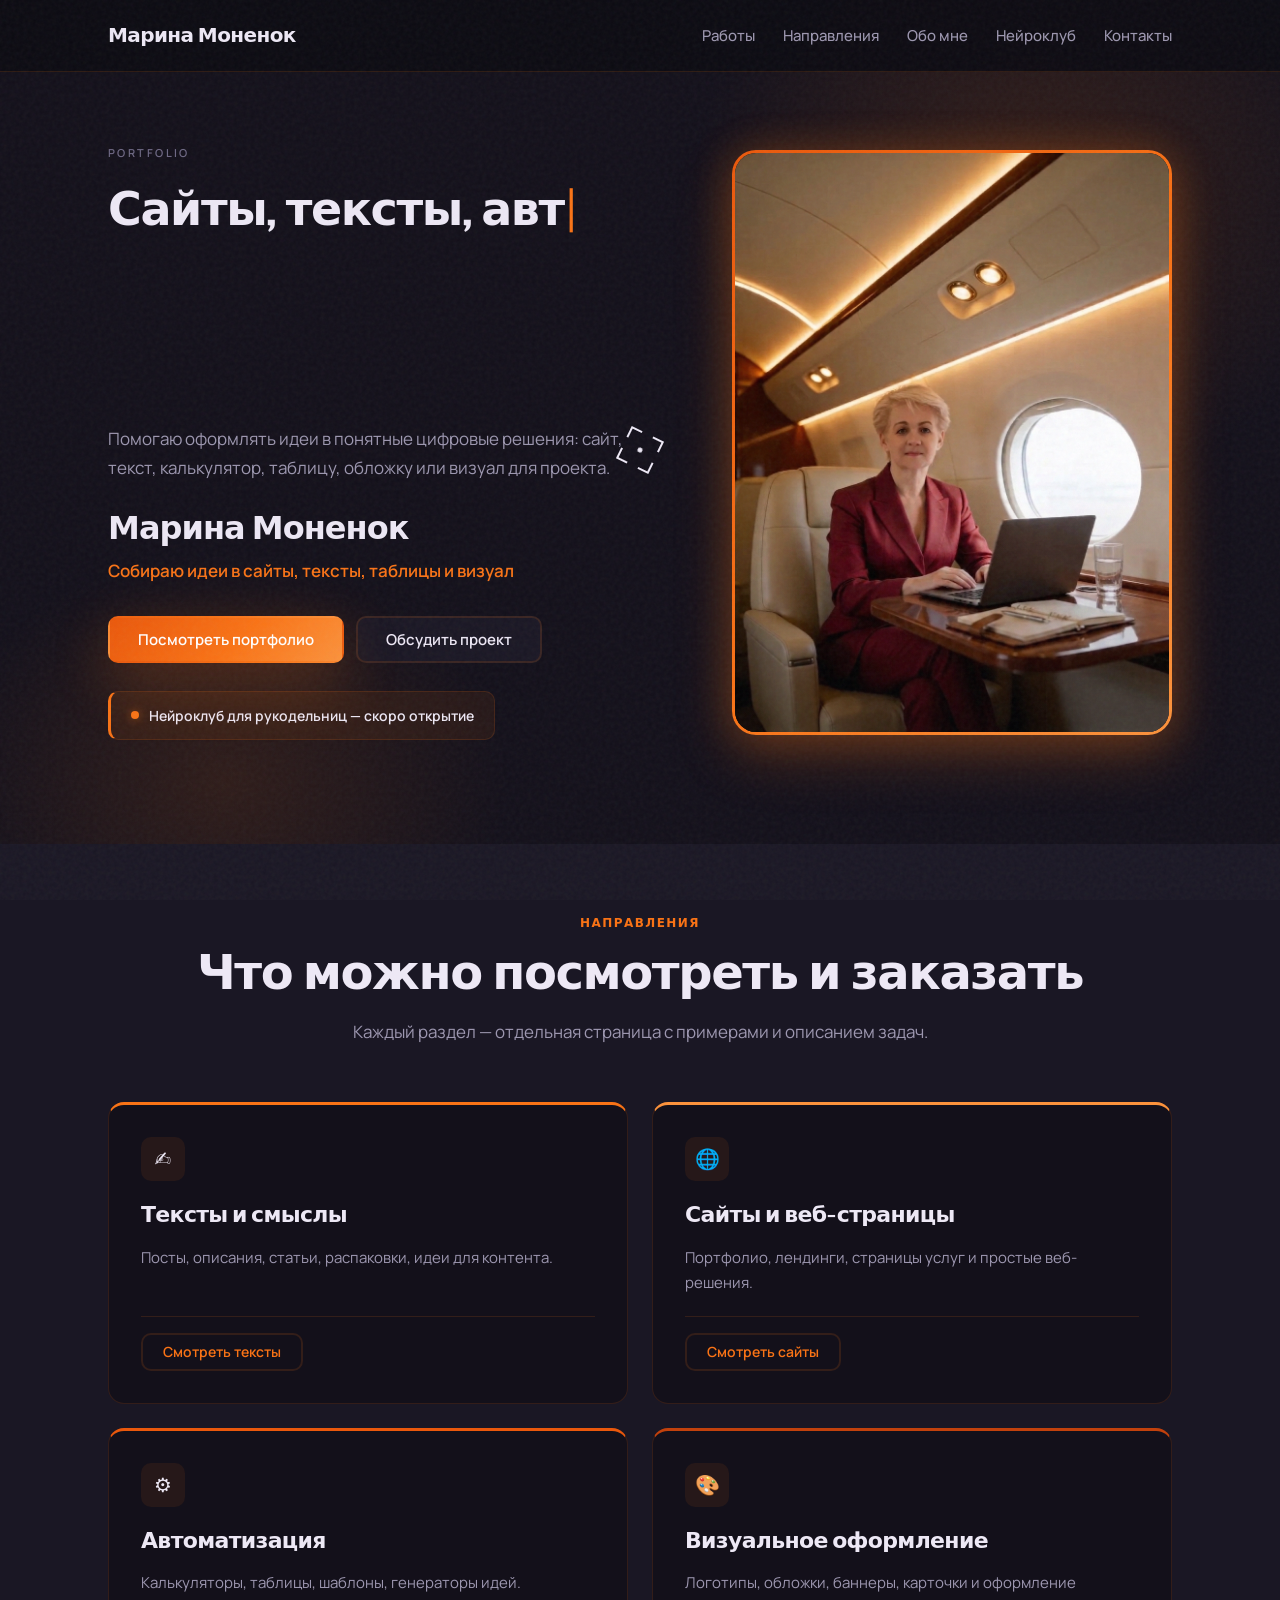
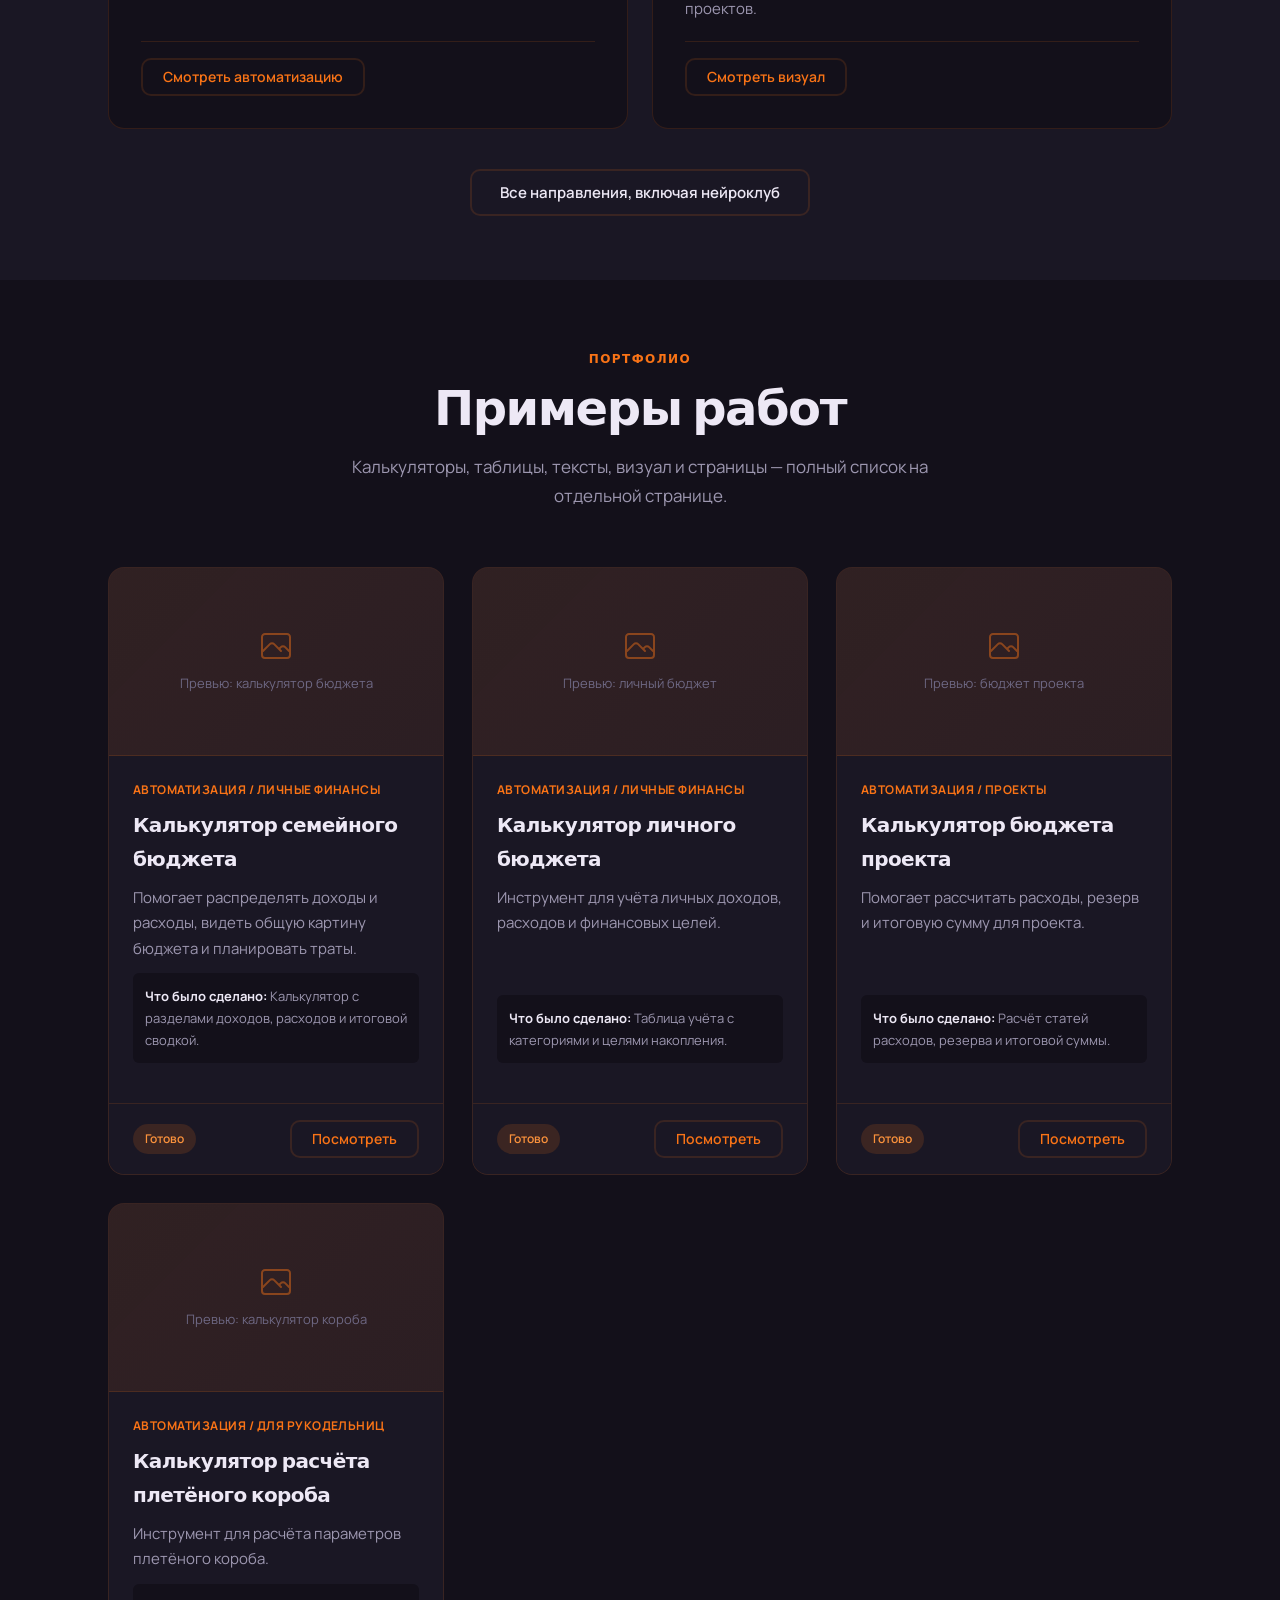
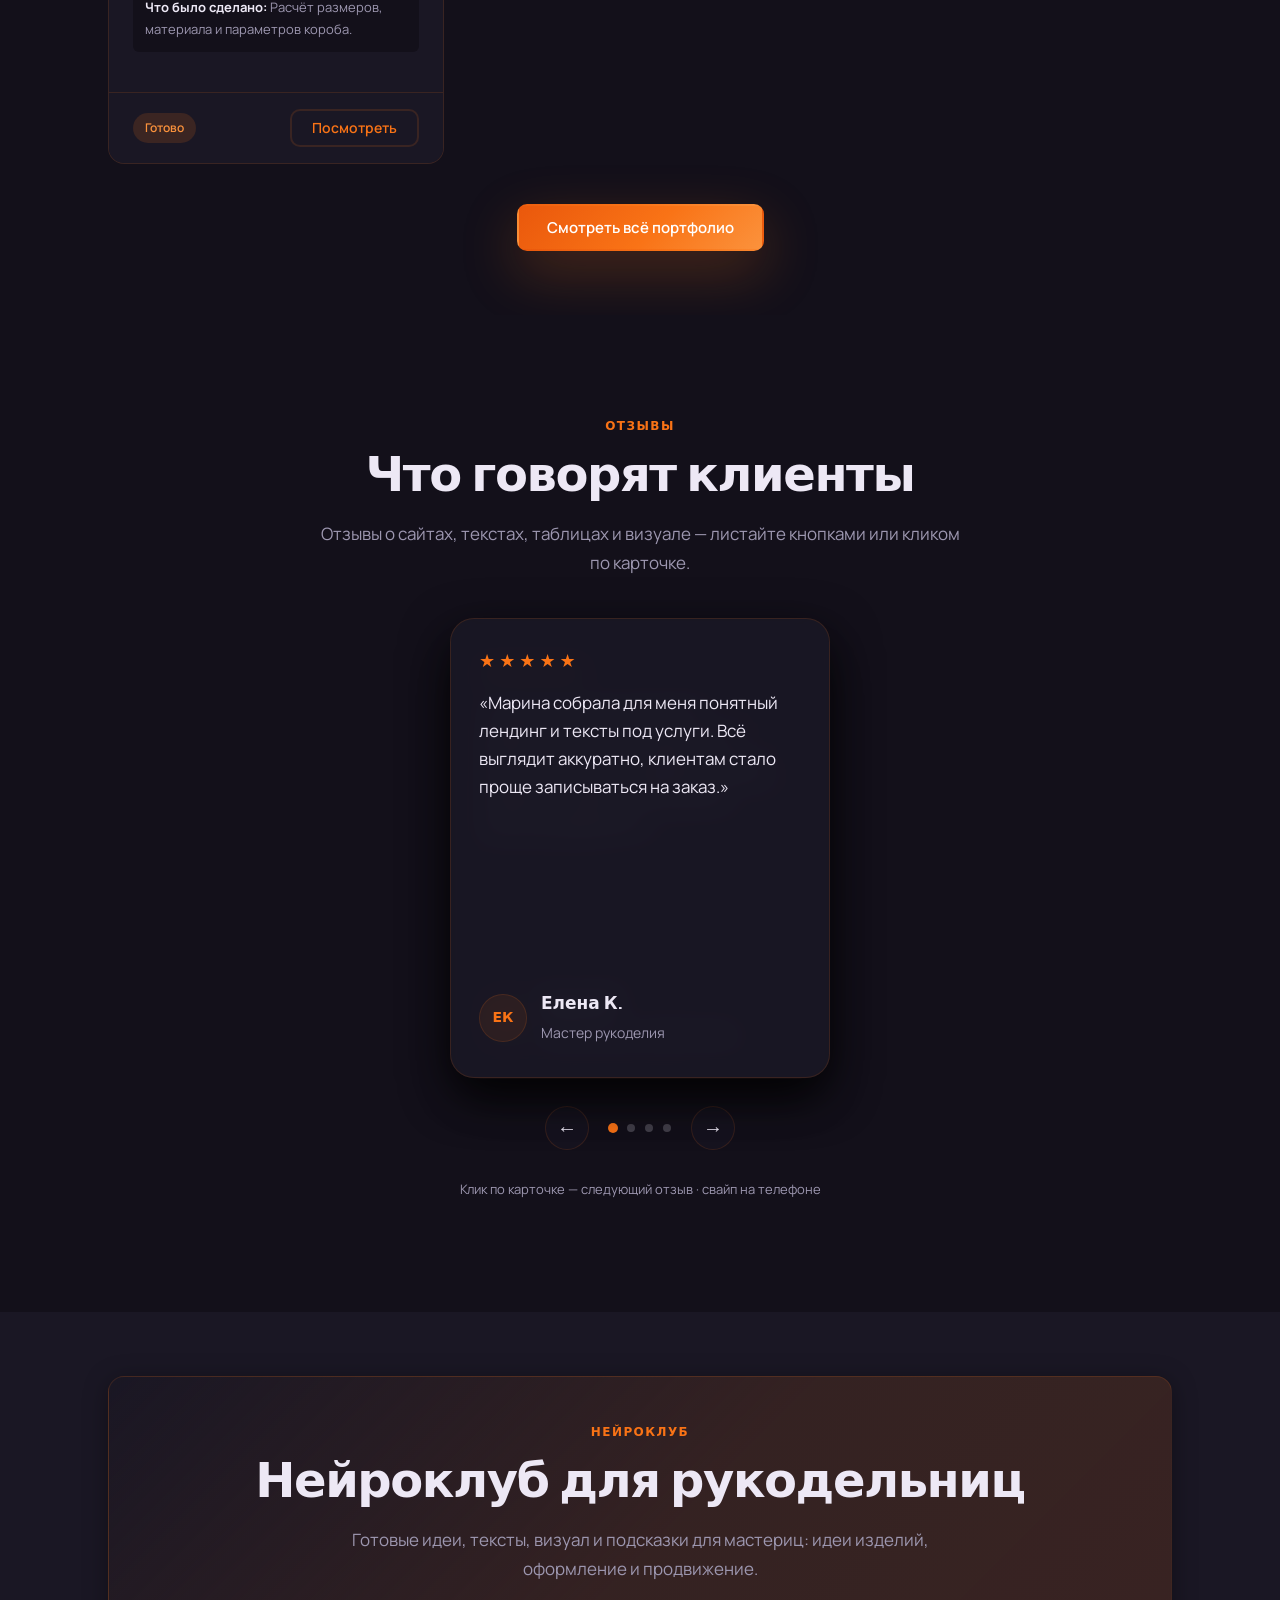
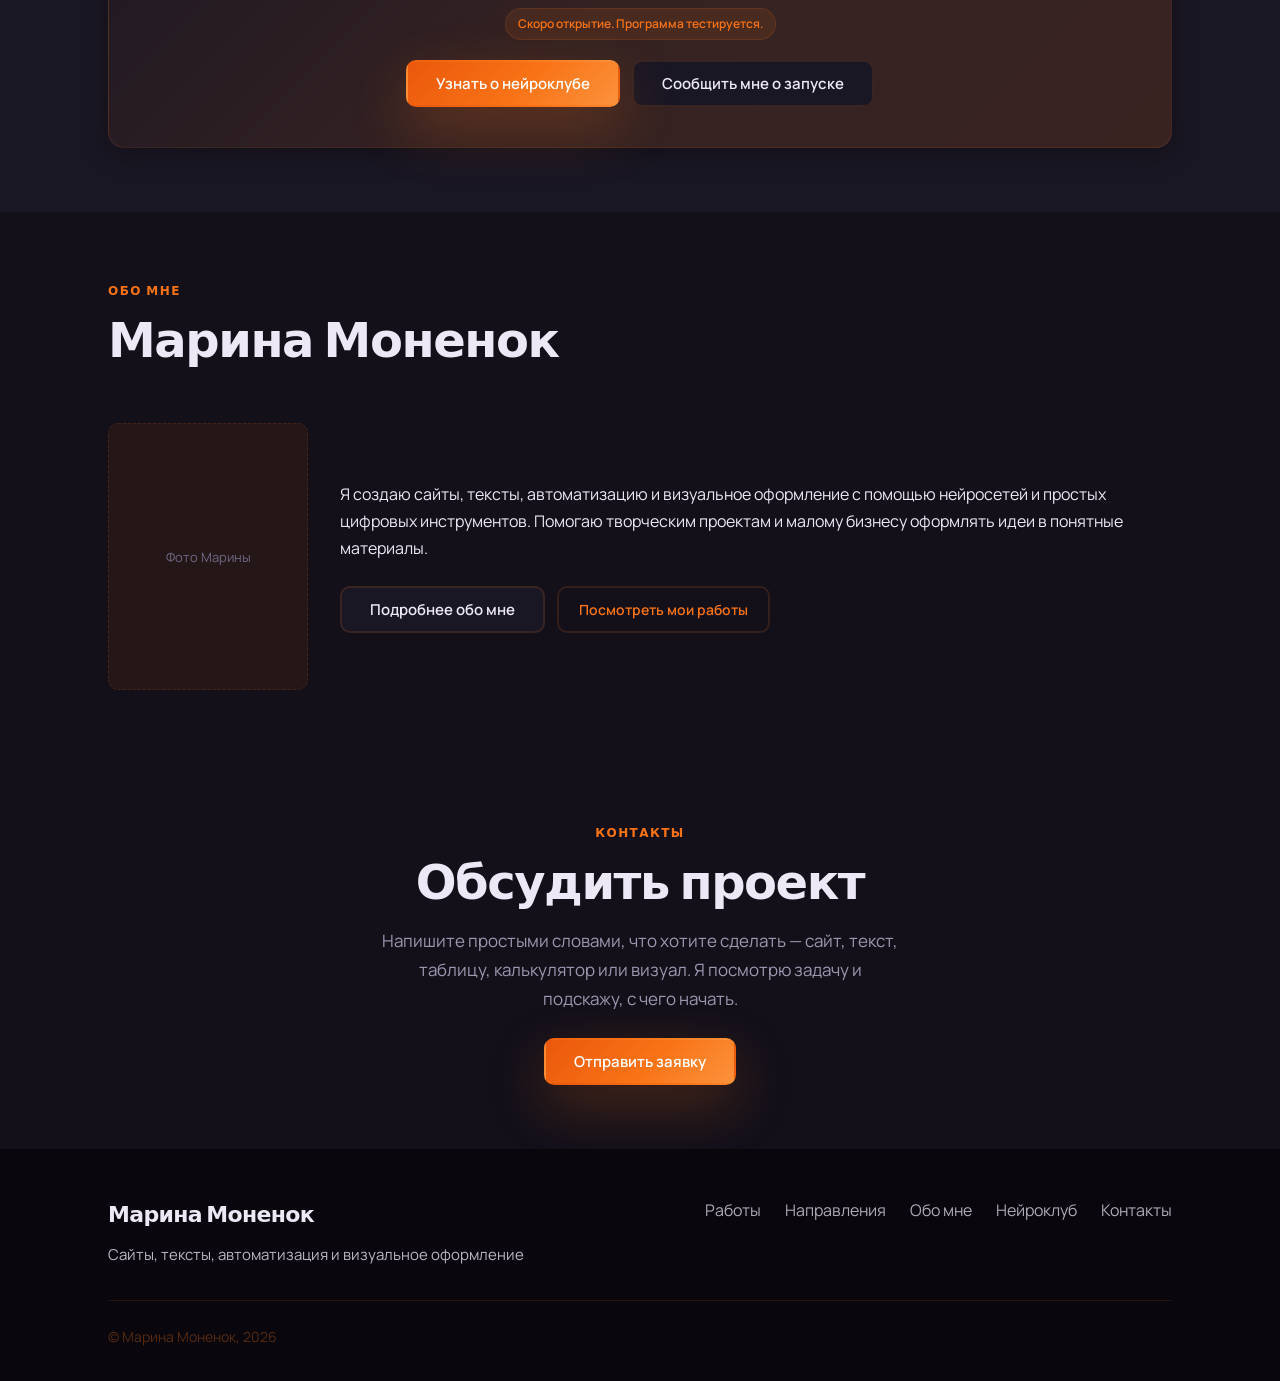
<file: index.html>
﻿<!DOCTYPE html>
<html lang="ru">
<head>
  <meta charset="UTF-8">
  <meta name="viewport" content="width=device-width, initial-scale=1.0">
  <meta name="description" content="Марина Моненок — сайты, тексты, автоматизация и визуал для творческих проектов и малого бизнеса">
  <title>Марина Моненок — сайты, тексты, автоматизация и визуал</title>
  <link rel="preconnect" href="https://fonts.googleapis.com">
  <link rel="preconnect" href="https://fonts.gstatic.com" crossorigin>
  <link href="https://fonts.googleapis.com/css2?family=Syne:wght@500;600;700;800&family=Manrope:wght@400;500;600;700&display=swap" rel="stylesheet">
  <link rel="stylesheet" href="css/styles.css">
  <link rel="stylesheet" href="css/reviews.css">
</head>
<body data-page="home">

  <div id="site-header"></div>

  <main>

    <!-- Главный экран -->
    <section id="hero" class="section section--hero">
      <div class="container">
        <div class="hero__grid">
          <div class="hero__content">
            <p class="hero__eyebrow"><a href="portfolio.html">Portfolio</a></p>
            <h1 class="hero__headline">
              <span
                class="text-type"
                id="hero-typewriter"
                data-texts='["Сайты, тексты, автоматизация и визуал для творческих проектов и малого бизнеса"]'
                data-typing-speed="95"
                data-deleting-speed="35"
                data-pause-duration="2200"
                data-loop="true"
                data-variable-speed="true"
                data-hide-cursor-while-deleting="true"
              >
                <span class="text-type__content" id="hero-typewriter-text"></span><span class="text-type__cursor" aria-hidden="true">|</span>
              </span>
              <span class="visually-hidden">Сайты, тексты, автоматизация и визуал для творческих проектов и малого бизнеса</span>
            </h1>
            <p class="hero__subtitle">Помогаю оформлять идеи в понятные цифровые решения: сайт, текст, калькулятор, таблицу, обложку или визуал для проекта.</p>
            <p class="hero__name">Марина Моненок</p>
            <p class="hero__tagline">Собираю идеи в сайты, тексты, таблицы и визуал</p>
            <div class="hero__actions btn-group">
              <a href="portfolio.html" class="btn btn--primary">Посмотреть портфолио</a>
              <a href="contacts.html" class="btn btn--secondary">Обсудить проект</a>
            </div>
            <a href="neuroclub.html" class="hero__notice">
              <span class="hero__notice-dot"></span>
              Нейроклуб для рукодельниц — скоро открытие
            </a>
          </div>
          <div class="hero__visual">
            <figure class="hero__photo-wrap">
              <div class="hero__photo-frame">
                <div class="hero__photo-inner">
                  <img
                    src="images/marina-hero.jpg"
                    alt="Марина Моненок — сайты, тексты, автоматизация и визуал"
                    class="hero__photo"
                    width="768"
                    height="1024"
                    loading="eager"
                    decoding="async"
                  >
                </div>
              </div>
            </figure>
          </div>
        </div>
      </div>
    </section>

    <!-- Краткие направления -->
    <section id="directions-preview" class="section section--directions section--preview">
      <div class="container">
        <header class="section-header section-header--center">
          <span class="section-label">Направления</span>
          <h2 class="section-title">Что можно посмотреть и заказать</h2>
          <p class="section-subtitle">Каждый раздел — отдельная страница с примерами и описанием задач.</p>
        </header>
        <div class="directions-grid directions-grid--home">
          <article class="direction-card">
            <div class="direction-card__icon">✍️</div>
            <h3 class="direction-card__title">Тексты и смыслы</h3>
            <p class="direction-card__text">Посты, описания, статьи, распаковки, идеи для контента.</p>
            <div class="direction-card__footer">
              <a href="texts.html" class="btn btn--outline btn--small">Смотреть тексты</a>
            </div>
          </article>
          <article class="direction-card">
            <div class="direction-card__icon">🌐</div>
            <h3 class="direction-card__title">Сайты и веб-страницы</h3>
            <p class="direction-card__text">Портфолио, лендинги, страницы услуг и простые веб-решения.</p>
            <div class="direction-card__footer">
              <a href="web.html" class="btn btn--outline btn--small">Смотреть сайты</a>
            </div>
          </article>
          <article class="direction-card">
            <div class="direction-card__icon">⚙️</div>
            <h3 class="direction-card__title">Автоматизация</h3>
            <p class="direction-card__text">Калькуляторы, таблицы, шаблоны, генераторы идей.</p>
            <div class="direction-card__footer">
              <a href="automation.html" class="btn btn--outline btn--small">Смотреть автоматизацию</a>
            </div>
          </article>
          <article class="direction-card">
            <div class="direction-card__icon">🎨</div>
            <h3 class="direction-card__title">Визуальное оформление</h3>
            <p class="direction-card__text">Логотипы, обложки, баннеры, карточки и оформление проектов.</p>
            <div class="direction-card__footer">
              <a href="visual.html" class="btn btn--outline btn--small">Смотреть визуал</a>
            </div>
          </article>
        </div>
        <div class="preview-more">
          <a href="directions.html" class="btn btn--secondary">Все направления, включая нейроклуб</a>
        </div>
      </div>
    </section>

    <!-- Короткое портфолио (4 карточки) -->
    <section id="portfolio-preview" class="section section--portfolio section--preview">
      <div class="container">
        <header class="section-header section-header--center">
          <span class="section-label">Портфолио</span>
          <h2 class="section-title">Примеры работ</h2>
          <p class="section-subtitle">Калькуляторы, таблицы, тексты, визуал и страницы — полный список на отдельной странице.</p>
        </header>
        <div id="portfolio-grid" class="portfolio-grid" data-limit="4"></div>
        <div class="preview-more">
          <a href="portfolio.html" class="btn btn--primary">Смотреть всё портфолио</a>
        </div>
      </div>
    </section>

    <!-- Отзывы -->
    <section id="reviews" class="section section--reviews">
      <div class="container">
        <header class="section-header section-header--center">
          <span class="section-label">Отзывы</span>
          <h2 class="section-title">Что говорят клиенты</h2>
          <p class="section-subtitle">Отзывы о сайтах, текстах, таблицах и визуале — листайте кнопками или кликом по карточке.</p>
        </header>
        <div class="reviews-carousel" id="reviews-carousel">
          <div class="reviews-stack" id="reviews-stack" aria-live="polite"></div>
          <div class="reviews-nav">
            <button type="button" class="reviews-nav__btn reviews-nav__btn--prev cursor-target" id="reviews-prev" aria-label="Предыдущий отзыв">
              <span aria-hidden="true">←</span>
            </button>
            <div class="reviews-dots" id="reviews-dots" role="tablist" aria-label="Выбор отзыва"></div>
            <button type="button" class="reviews-nav__btn reviews-nav__btn--next cursor-target" id="reviews-next" aria-label="Следующий отзыв">
              <span aria-hidden="true">→</span>
            </button>
          </div>
          <p class="reviews-hint">Клик по карточке — следующий отзыв · свайп на телефоне</p>
        </div>
      </div>
    </section>

    <!-- Короткий блок нейроклуба -->
    <section id="neuroclub-preview" class="section section--neuroclub section--preview">
      <div class="container">
        <div class="home-neuroclub-teaser">
          <span class="section-label">Нейроклуб</span>
          <h2 class="section-title">Нейроклуб для рукодельниц</h2>
          <p class="section-subtitle">Готовые идеи, тексты, визуал и подсказки для мастериц: идеи изделий, оформление и продвижение.</p>
          <p style="margin-bottom: 20px;"><span class="status status--soon">Скоро открытие. Программа тестируется.</span></p>
          <div class="btn-group" style="justify-content: center;">
            <a href="neuroclub.html" class="btn btn--primary">Узнать о нейроклубе</a>
            <a href="contacts.html" class="btn btn--secondary">Сообщить мне о запуске</a>
          </div>
        </div>
      </div>
    </section>

    <!-- Кратко обо мне -->
    <section id="about-preview" class="section section--about section--preview">
      <div class="container">
        <header class="section-header">
          <span class="section-label">Обо мне</span>
          <h2 class="section-title">Марина Моненок</h2>
        </header>
        <div class="about-preview">
          <div class="about-preview__photo">
            <div class="img-placeholder img-placeholder--portrait"><span>Фото Марины</span></div>
          </div>
          <div>
            <p>Я создаю сайты, тексты, автоматизацию и визуальное оформление с помощью нейросетей и простых цифровых инструментов. Помогаю творческим проектам и малому бизнесу оформлять идеи в понятные материалы.</p>
            <div class="btn-group" style="margin-top: 24px;">
              <a href="about.html" class="btn btn--secondary">Подробнее обо мне</a>
              <a href="portfolio.html" class="btn btn--outline btn--small">Посмотреть мои работы</a>
            </div>
          </div>
        </div>
      </div>
    </section>

    <!-- Контакты (превью) -->
    <section id="contacts-preview" class="section section--contacts section--preview">
      <div class="container">
        <div class="home-contacts-teaser">
          <span class="section-label">Контакты</span>
          <h2 class="section-title">Обсудить проект</h2>
          <p>Напишите простыми словами, что хотите сделать — сайт, текст, таблицу, калькулятор или визуал. Я посмотрю задачу и подскажу, с чего начать.</p>
          <a href="contacts.html" class="btn btn--primary">Отправить заявку</a>
        </div>
      </div>
    </section>

  </main>

  <div id="site-footer"></div>

  <script src="js/layout.js"></script>
  <script src="js/animations.js"></script>
  <script src="js/hero-typewriter.js"></script>
  <script src="js/portfolio-data.js"></script>
  <script src="js/main.js"></script>
  <script src="js/reviews-data.js"></script>
  <script src="js/reviews-stack.js"></script>
</body>
</html>
</file>
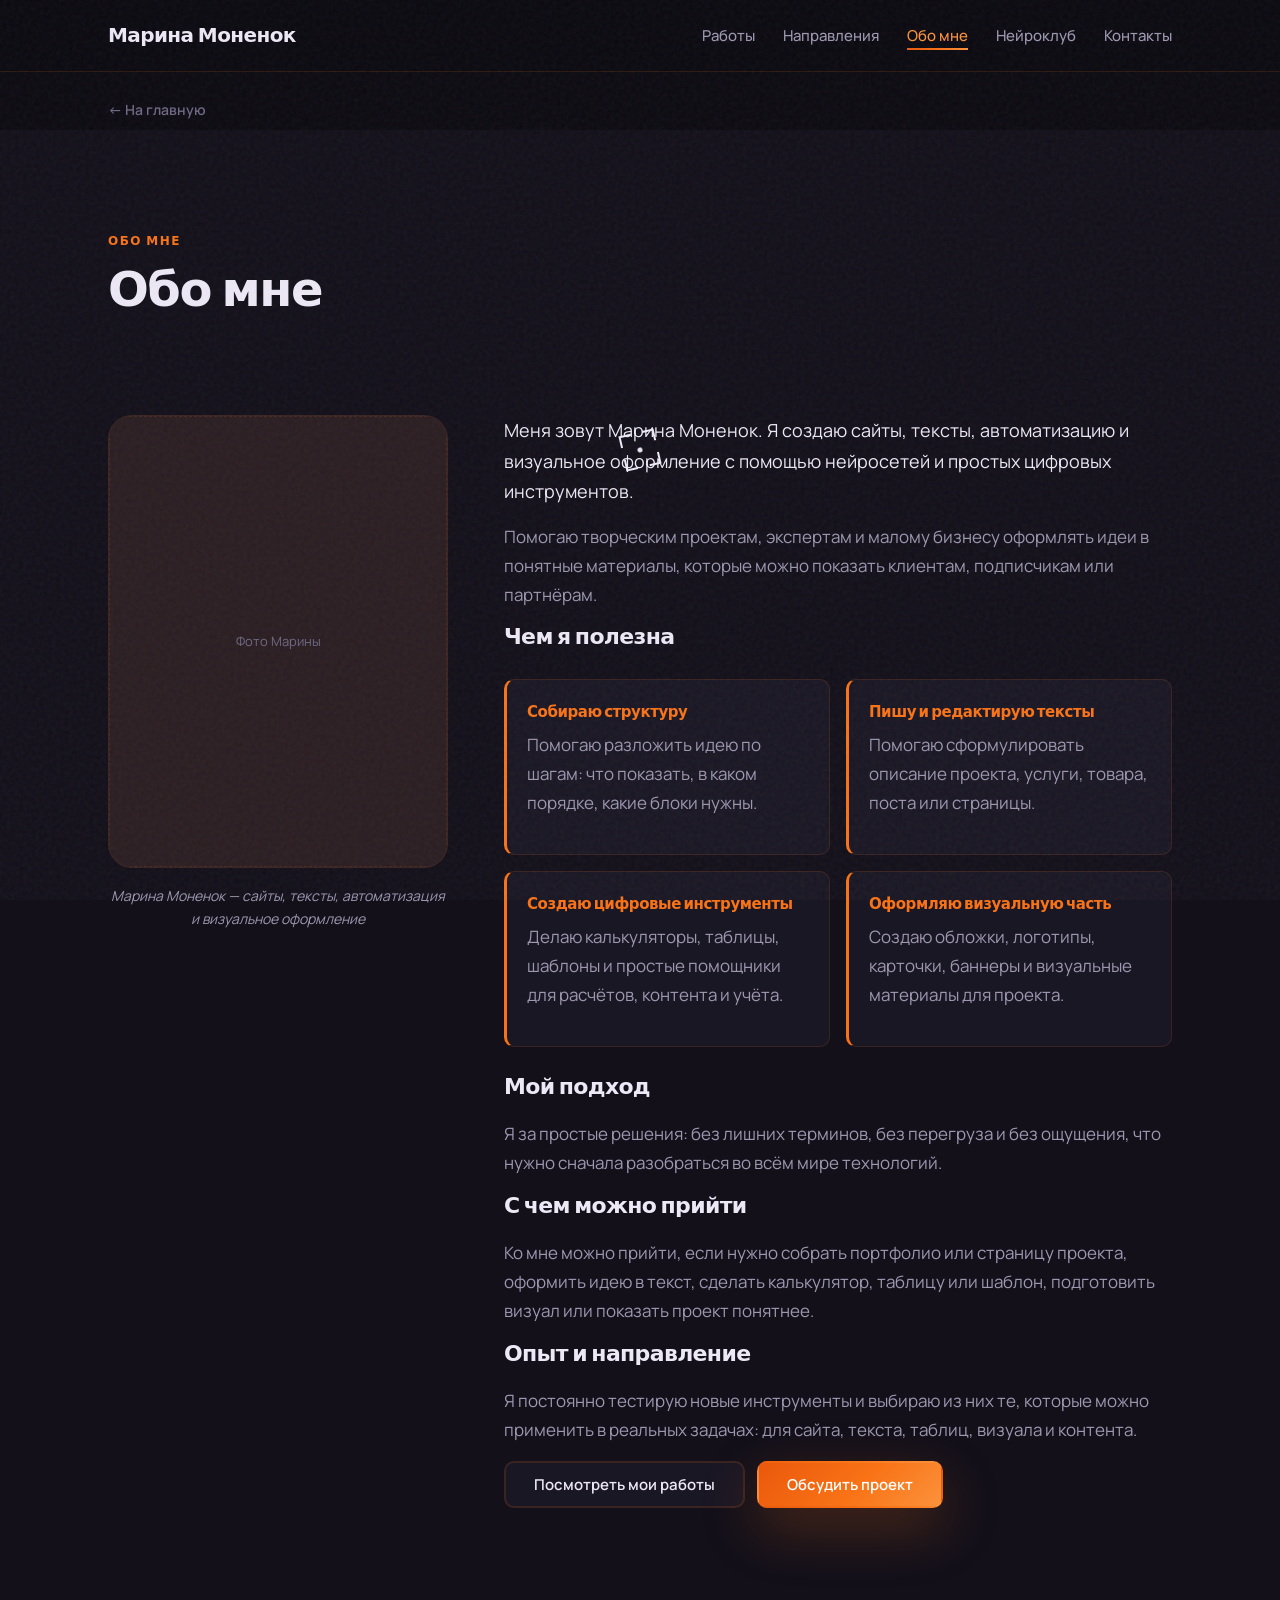
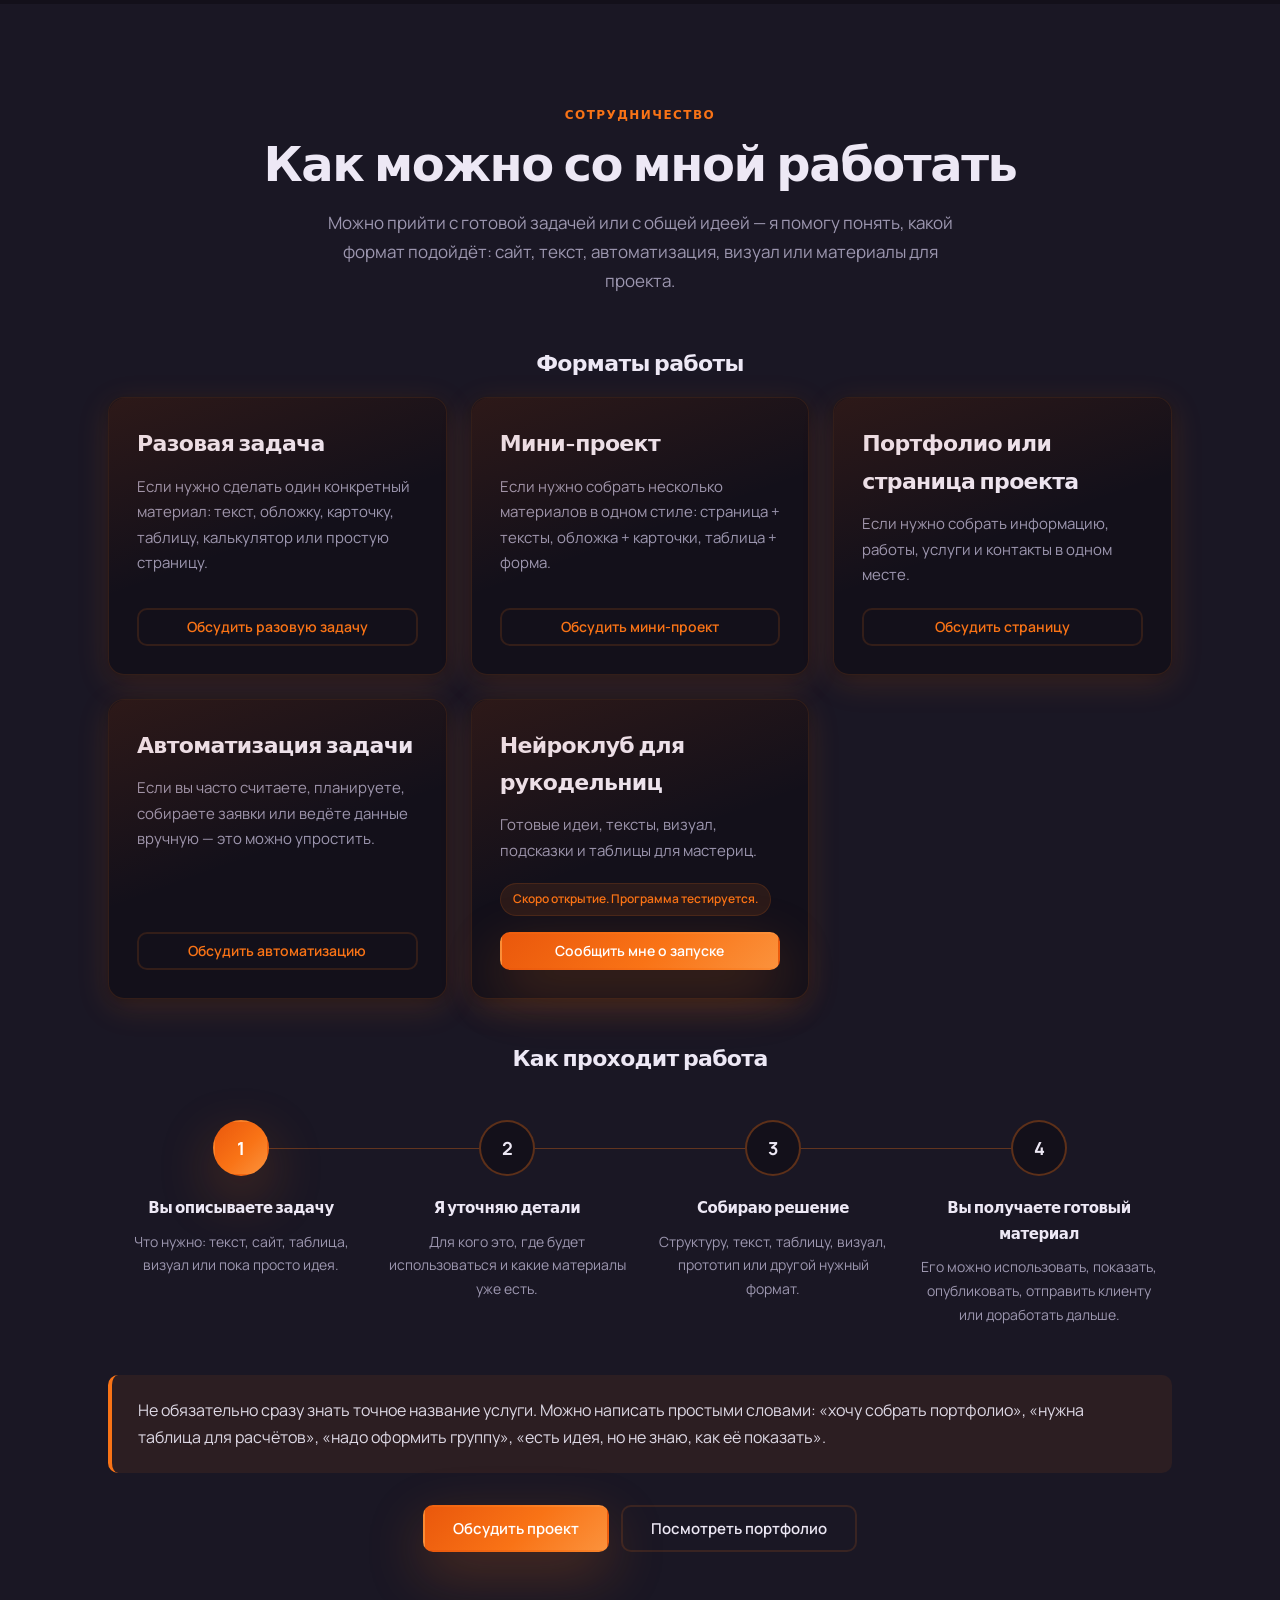
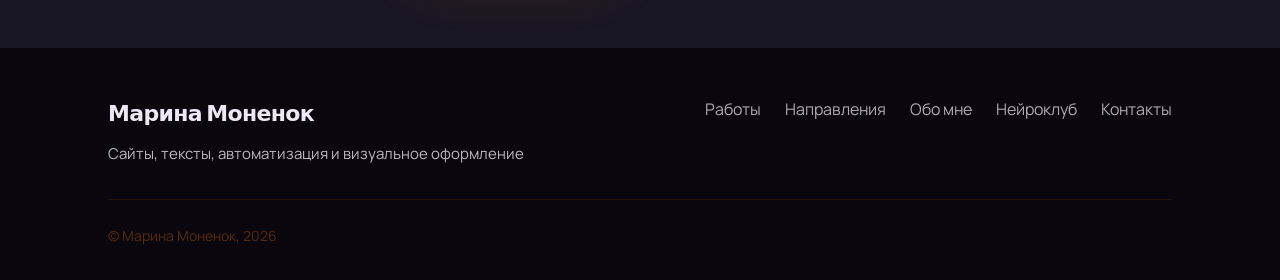
<file: about.html>
﻿<!DOCTYPE html>
<html lang="ru">
<head>
  <meta charset="UTF-8">
  <meta name="viewport" content="width=device-width, initial-scale=1.0">
  <meta name="description" content="Обо мне — Марина Моненок">
  <title>Обо мне — Марина Моненок</title>
  <link rel="preconnect" href="https://fonts.googleapis.com">
  <link rel="preconnect" href="https://fonts.gstatic.com" crossorigin>
  <link href="https://fonts.googleapis.com/css2?family=Syne:wght@500;600;700;800&family=Manrope:wght@400;500;600;700&display=swap" rel="stylesheet">
  <link rel="stylesheet" href="css/styles.css">
</head>
<body data-page="about">

  <div id="site-header"></div>

  <main>
    <div class="page-top container"><a href="index.html" class="back-link">← На главную</a></div>

    <!-- Обо мне -->
    <section class="section section--about">
      <div class="container">
        <header class="section-header page-intro">
          <span class="section-label">Обо мне</span>
          <h1 class="section-title">Обо мне</h1>
        </header>

        <div class="about-grid">
          <aside class="about__photo-col">
            <div class="about__photo-frame">
              <div class="img-placeholder img-placeholder--portrait"><span>Фото Марины</span></div>
            </div>
            <p class="about__photo-caption">Марина Моненок — сайты, тексты, автоматизация и визуальное оформление</p>
          </aside>

          <div class="about__text">
            <p>Меня зовут Марина Моненок. Я создаю сайты, тексты, автоматизацию и визуальное оформление с помощью нейросетей и простых цифровых инструментов.</p>
            <p>Помогаю творческим проектам, экспертам и малому бизнесу оформлять идеи в понятные материалы, которые можно показать клиентам, подписчикам или партнёрам.</p>

            <h2 class="subsection-title">Чем я полезна</h2>
            <div class="about__benefits">
              <div class="about__benefit"><h3>Собираю структуру</h3><p>Помогаю разложить идею по шагам: что показать, в каком порядке, какие блоки нужны.</p></div>
              <div class="about__benefit"><h3>Пишу и редактирую тексты</h3><p>Помогаю сформулировать описание проекта, услуги, товара, поста или страницы.</p></div>
              <div class="about__benefit"><h3>Создаю цифровые инструменты</h3><p>Делаю калькуляторы, таблицы, шаблоны и простые помощники для расчётов, контента и учёта.</p></div>
              <div class="about__benefit"><h3>Оформляю визуальную часть</h3><p>Создаю обложки, логотипы, карточки, баннеры и визуальные материалы для проекта.</p></div>
            </div>

            <h2 class="subsection-title">Мой подход</h2>
            <p>Я за простые решения: без лишних терминов, без перегруза и без ощущения, что нужно сначала разобраться во всём мире технологий.</p>

            <h2 class="subsection-title">С чем можно прийти</h2>
            <p>Ко мне можно прийти, если нужно собрать портфолио или страницу проекта, оформить идею в текст, сделать калькулятор, таблицу или шаблон, подготовить визуал или показать проект понятнее.</p>

            <h2 class="subsection-title">Опыт и направление</h2>
            <p>Я постоянно тестирую новые инструменты и выбираю из них те, которые можно применить в реальных задачах: для сайта, текста, таблиц, визуала и контента.</p>

            <div class="btn-group">
              <a href="portfolio.html" class="btn btn--secondary">Посмотреть мои работы</a>
              <a href="contacts.html" class="btn btn--primary">Обсудить проект</a>
            </div>
          </div>
        </div>
      </div>
    </section>

    <!-- Как можно со мной работать -->
    <section class="section section--work">
      <div class="container">
        <header class="section-header section-header--center">
          <span class="section-label">Сотрудничество</span>
          <h2 class="section-title">Как можно со мной работать</h2>
          <p class="section-subtitle">Можно прийти с готовой задачей или с общей идеей — я помогу понять, какой формат подойдёт: сайт, текст, автоматизация, визуал или материалы для проекта.</p>
        </header>

        <h2 class="subsection-title" style="text-align: center;">Форматы работы</h2>
        <div class="formats-grid">
          <article class="format-card">
            <h3 class="direction-card__title">Разовая задача</h3>
            <p class="direction-card__text">Если нужно сделать один конкретный материал: текст, обложку, карточку, таблицу, калькулятор или простую страницу.</p>
            <a href="contacts.html" class="btn btn--outline btn--small" style="margin-top: auto;">Обсудить разовую задачу</a>
          </article>
          <article class="format-card">
            <h3 class="direction-card__title">Мини-проект</h3>
            <p class="direction-card__text">Если нужно собрать несколько материалов в одном стиле: страница + тексты, обложка + карточки, таблица + форма.</p>
            <a href="contacts.html" class="btn btn--outline btn--small" style="margin-top: auto;">Обсудить мини-проект</a>
          </article>
          <article class="format-card">
            <h3 class="direction-card__title">Портфолио или страница проекта</h3>
            <p class="direction-card__text">Если нужно собрать информацию, работы, услуги и контакты в одном месте.</p>
            <a href="contacts.html" class="btn btn--outline btn--small" style="margin-top: auto;">Обсудить страницу</a>
          </article>
          <article class="format-card">
            <h3 class="direction-card__title">Автоматизация задачи</h3>
            <p class="direction-card__text">Если вы часто считаете, планируете, собираете заявки или ведёте данные вручную — это можно упростить.</p>
            <a href="contacts.html" class="btn btn--outline btn--small" style="margin-top: auto;">Обсудить автоматизацию</a>
          </article>
          <article class="format-card format-card--accent">
            <h3 class="direction-card__title">Нейроклуб для рукодельниц</h3>
            <p class="direction-card__text">Готовые идеи, тексты, визуал, подсказки и таблицы для мастериц.</p>
            <p style="margin-bottom: 16px;"><span class="status status--soon">Скоро открытие. Программа тестируется.</span></p>
            <a href="contacts.html" class="btn btn--primary btn--small" style="margin-top: auto;">Сообщить мне о запуске</a>
          </article>
        </div>

        <h2 class="subsection-title" style="text-align: center; margin-top: 16px;">Как проходит работа</h2>
        <div class="steps">
          <div class="step step--accent">
            <div class="step__number">1</div>
            <h3 class="step__title">Вы описываете задачу</h3>
            <p class="step__text">Что нужно: текст, сайт, таблица, визуал или пока просто идея.</p>
          </div>
          <div class="step">
            <div class="step__number">2</div>
            <h3 class="step__title">Я уточняю детали</h3>
            <p class="step__text">Для кого это, где будет использоваться и какие материалы уже есть.</p>
          </div>
          <div class="step">
            <div class="step__number">3</div>
            <h3 class="step__title">Собираю решение</h3>
            <p class="step__text">Структуру, текст, таблицу, визуал, прототип или другой нужный формат.</p>
          </div>
          <div class="step">
            <div class="step__number">4</div>
            <h3 class="step__title">Вы получаете готовый материал</h3>
            <p class="step__text">Его можно использовать, показать, опубликовать, отправить клиенту или доработать дальше.</p>
          </div>
        </div>

        <div class="info-box info-box--dark">
          <p>Не обязательно сразу знать точное название услуги. Можно написать простыми словами: «хочу собрать портфолио», «нужна таблица для расчётов», «надо оформить группу», «есть идея, но не знаю, как её показать».</p>
        </div>

        <div class="btn-group" style="justify-content: center; margin-top: 32px;">
          <a href="contacts.html" class="btn btn--primary">Обсудить проект</a>
          <a href="portfolio.html" class="btn btn--secondary">Посмотреть портфолио</a>
        </div>
      </div>
    </section>
  </main>

  <div id="site-footer"></div>  <script src="js/layout.js"></script>
  <script src="js/animations.js"></script>
</body>
</html>
</file>
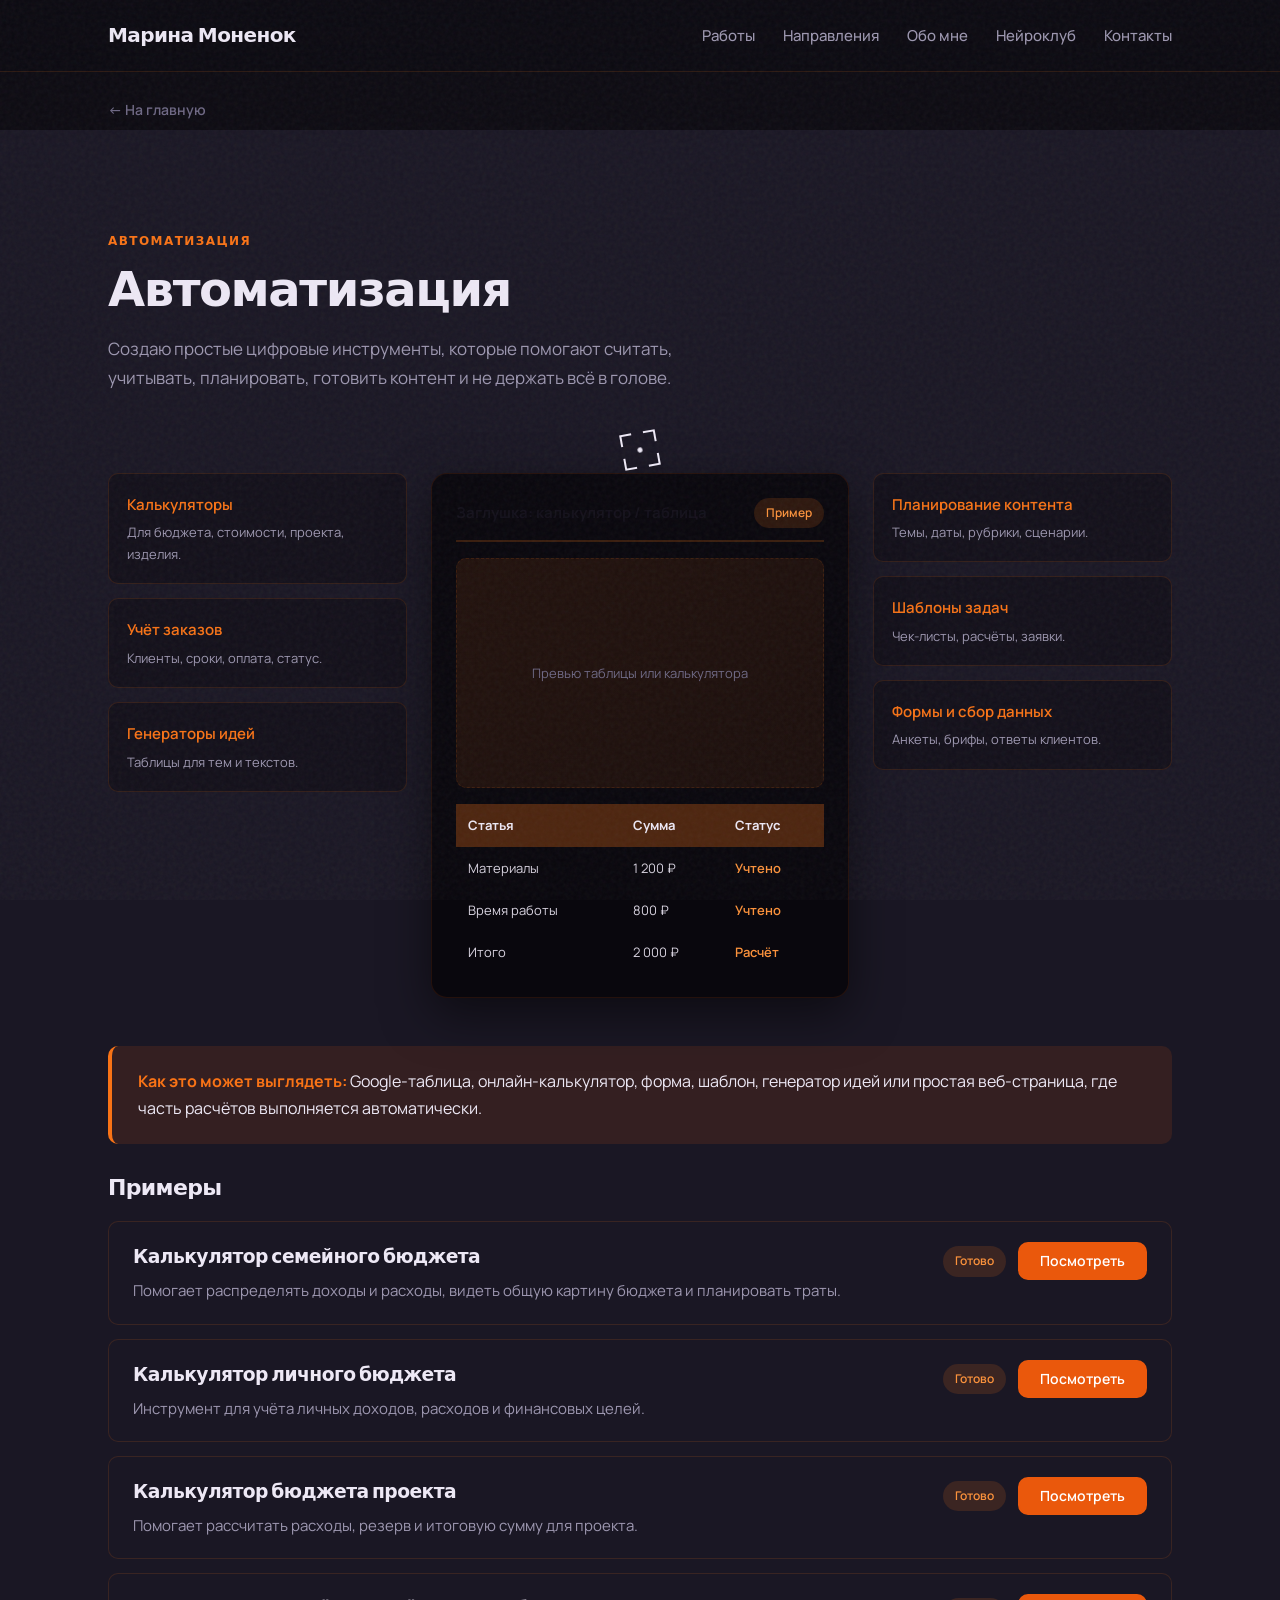
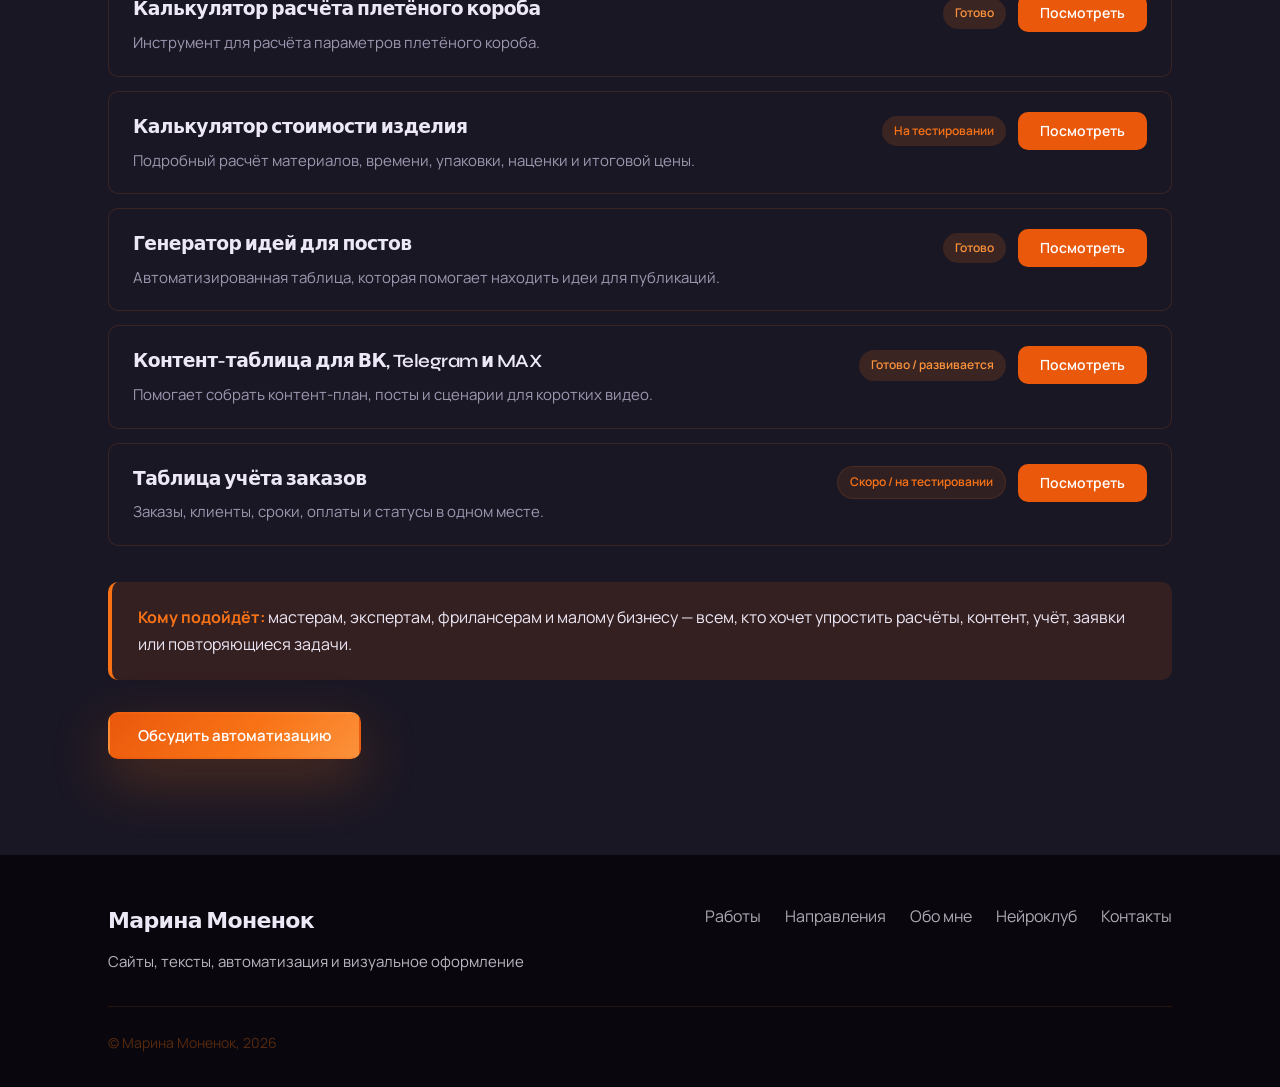
<file: automation.html>
﻿<!DOCTYPE html>
<html lang="ru">
<head>
  <meta charset="UTF-8">
  <meta name="viewport" content="width=device-width, initial-scale=1.0">
  <meta name="description" content="Автоматизация — Марина Моненок">
  <title>Автоматизация — Марина Моненок</title>
  <link rel="preconnect" href="https://fonts.googleapis.com">
  <link rel="preconnect" href="https://fonts.gstatic.com" crossorigin>
  <link href="https://fonts.googleapis.com/css2?family=Syne:wght@500;600;700;800&family=Manrope:wght@400;500;600;700&display=swap" rel="stylesheet">
  <link rel="stylesheet" href="css/styles.css">
</head>
<body data-page="automation">

  <div id="site-header"></div>

  <main>
    <div class="page-top container"><a href="index.html" class="back-link">← На главную</a></div>

    <section class="section section--automation">
      <div class="container">
        <header class="section-header page-intro">
          <span class="section-label">Автоматизация</span>
          <h1 class="section-title">Автоматизация</h1>
          <p class="section-subtitle">Создаю простые цифровые инструменты, которые помогают считать, учитывать, планировать, готовить контент и не держать всё в голове.</p>
        </header>

        <div class="automation-layout">
          <div class="automation-side-cards">
            <div class="automation-mini-card"><p class="automation-mini-card__title">Калькуляторы</p><p class="automation-mini-card__text">Для бюджета, стоимости, проекта, изделия.</p></div>
            <div class="automation-mini-card"><p class="automation-mini-card__title">Учёт заказов</p><p class="automation-mini-card__text">Клиенты, сроки, оплата, статус.</p></div>
            <div class="automation-mini-card"><p class="automation-mini-card__title">Генераторы идей</p><p class="automation-mini-card__text">Таблицы для тем и текстов.</p></div>
          </div>
          <div class="automation-showcase">
            <div class="automation-showcase__header">
              <span class="automation-showcase__title">Заглушка: калькулятор / таблица</span>
              <span class="status status--ready">Пример</span>
            </div>
            <div class="img-placeholder img-placeholder--preview"><span>Превью таблицы или калькулятора</span></div>
            <table class="automation-table-mock">
              <thead><tr><th>Статья</th><th>Сумма</th><th>Статус</th></tr></thead>
              <tbody>
                <tr><td>Материалы</td><td>1 200 ₽</td><td>Учтено</td></tr>
                <tr><td>Время работы</td><td>800 ₽</td><td>Учтено</td></tr>
                <tr><td>Итого</td><td>2 000 ₽</td><td>Расчёт</td></tr>
              </tbody>
            </table>
          </div>
          <div class="automation-side-cards">
            <div class="automation-mini-card"><p class="automation-mini-card__title">Планирование контента</p><p class="automation-mini-card__text">Темы, даты, рубрики, сценарии.</p></div>
            <div class="automation-mini-card"><p class="automation-mini-card__title">Шаблоны задач</p><p class="automation-mini-card__text">Чек-листы, расчёты, заявки.</p></div>
            <div class="automation-mini-card"><p class="automation-mini-card__title">Формы и сбор данных</p><p class="automation-mini-card__text">Анкеты, брифы, ответы клиентов.</p></div>
          </div>
        </div>

        <div class="info-box"><p><strong>Как это может выглядеть:</strong> Google-таблица, онлайн-калькулятор, форма, шаблон, генератор идей или простая веб-страница, где часть расчётов выполняется автоматически.</p></div>

        <h2 class="subsection-title">Примеры</h2>
        <div class="examples-list">
          <div class="example-item"><div class="example-item__content"><h3>Калькулятор семейного бюджета</h3><p>Помогает распределять доходы и расходы, видеть общую картину бюджета и планировать траты.</p></div><div class="example-item__actions"><span class="status status--ready">Готово</span><a href="contacts.html" class="btn btn--gold btn--small">Посмотреть</a></div></div>
          <div class="example-item"><div class="example-item__content"><h3>Калькулятор личного бюджета</h3><p>Инструмент для учёта личных доходов, расходов и финансовых целей.</p></div><div class="example-item__actions"><span class="status status--ready">Готово</span><a href="contacts.html" class="btn btn--gold btn--small">Посмотреть</a></div></div>
          <div class="example-item"><div class="example-item__content"><h3>Калькулятор бюджета проекта</h3><p>Помогает рассчитать расходы, резерв и итоговую сумму для проекта.</p></div><div class="example-item__actions"><span class="status status--ready">Готово</span><a href="contacts.html" class="btn btn--gold btn--small">Посмотреть</a></div></div>
          <div class="example-item"><div class="example-item__content"><h3>Калькулятор расчёта плетёного короба</h3><p>Инструмент для расчёта параметров плетёного короба.</p></div><div class="example-item__actions"><span class="status status--ready">Готово</span><a href="contacts.html" class="btn btn--gold btn--small">Посмотреть</a></div></div>
          <div class="example-item"><div class="example-item__content"><h3>Калькулятор стоимости изделия</h3><p>Подробный расчёт материалов, времени, упаковки, наценки и итоговой цены.</p></div><div class="example-item__actions"><span class="status status--testing">На тестировании</span><a href="contacts.html" class="btn btn--gold btn--small">Посмотреть</a></div></div>
          <div class="example-item"><div class="example-item__content"><h3>Генератор идей для постов</h3><p>Автоматизированная таблица, которая помогает находить идеи для публикаций.</p></div><div class="example-item__actions"><span class="status status--ready">Готово</span><a href="contacts.html" class="btn btn--gold btn--small">Посмотреть</a></div></div>
          <div class="example-item"><div class="example-item__content"><h3>Контент-таблица для ВК, Telegram и MAX</h3><p>Помогает собрать контент-план, посты и сценарии для коротких видео.</p></div><div class="example-item__actions"><span class="status status--ready">Готово / развивается</span><a href="contacts.html" class="btn btn--gold btn--small">Посмотреть</a></div></div>
          <div class="example-item"><div class="example-item__content"><h3>Таблица учёта заказов</h3><p>Заказы, клиенты, сроки, оплаты и статусы в одном месте.</p></div><div class="example-item__actions"><span class="status status--soon">Скоро / на тестировании</span><a href="contacts.html" class="btn btn--gold btn--small">Посмотреть</a></div></div>
        </div>

        <div class="info-box"><p><strong>Кому подойдёт:</strong> мастерам, экспертам, фрилансерам и малому бизнесу — всем, кто хочет упростить расчёты, контент, учёт, заявки или повторяющиеся задачи.</p></div>
        <a href="contacts.html" class="btn btn--primary">Обсудить автоматизацию</a>
      </div>
    </section>
  </main>

  <div id="site-footer"></div>  <script src="js/layout.js"></script>
  <script src="js/animations.js"></script>
</body>
</html>
</file>
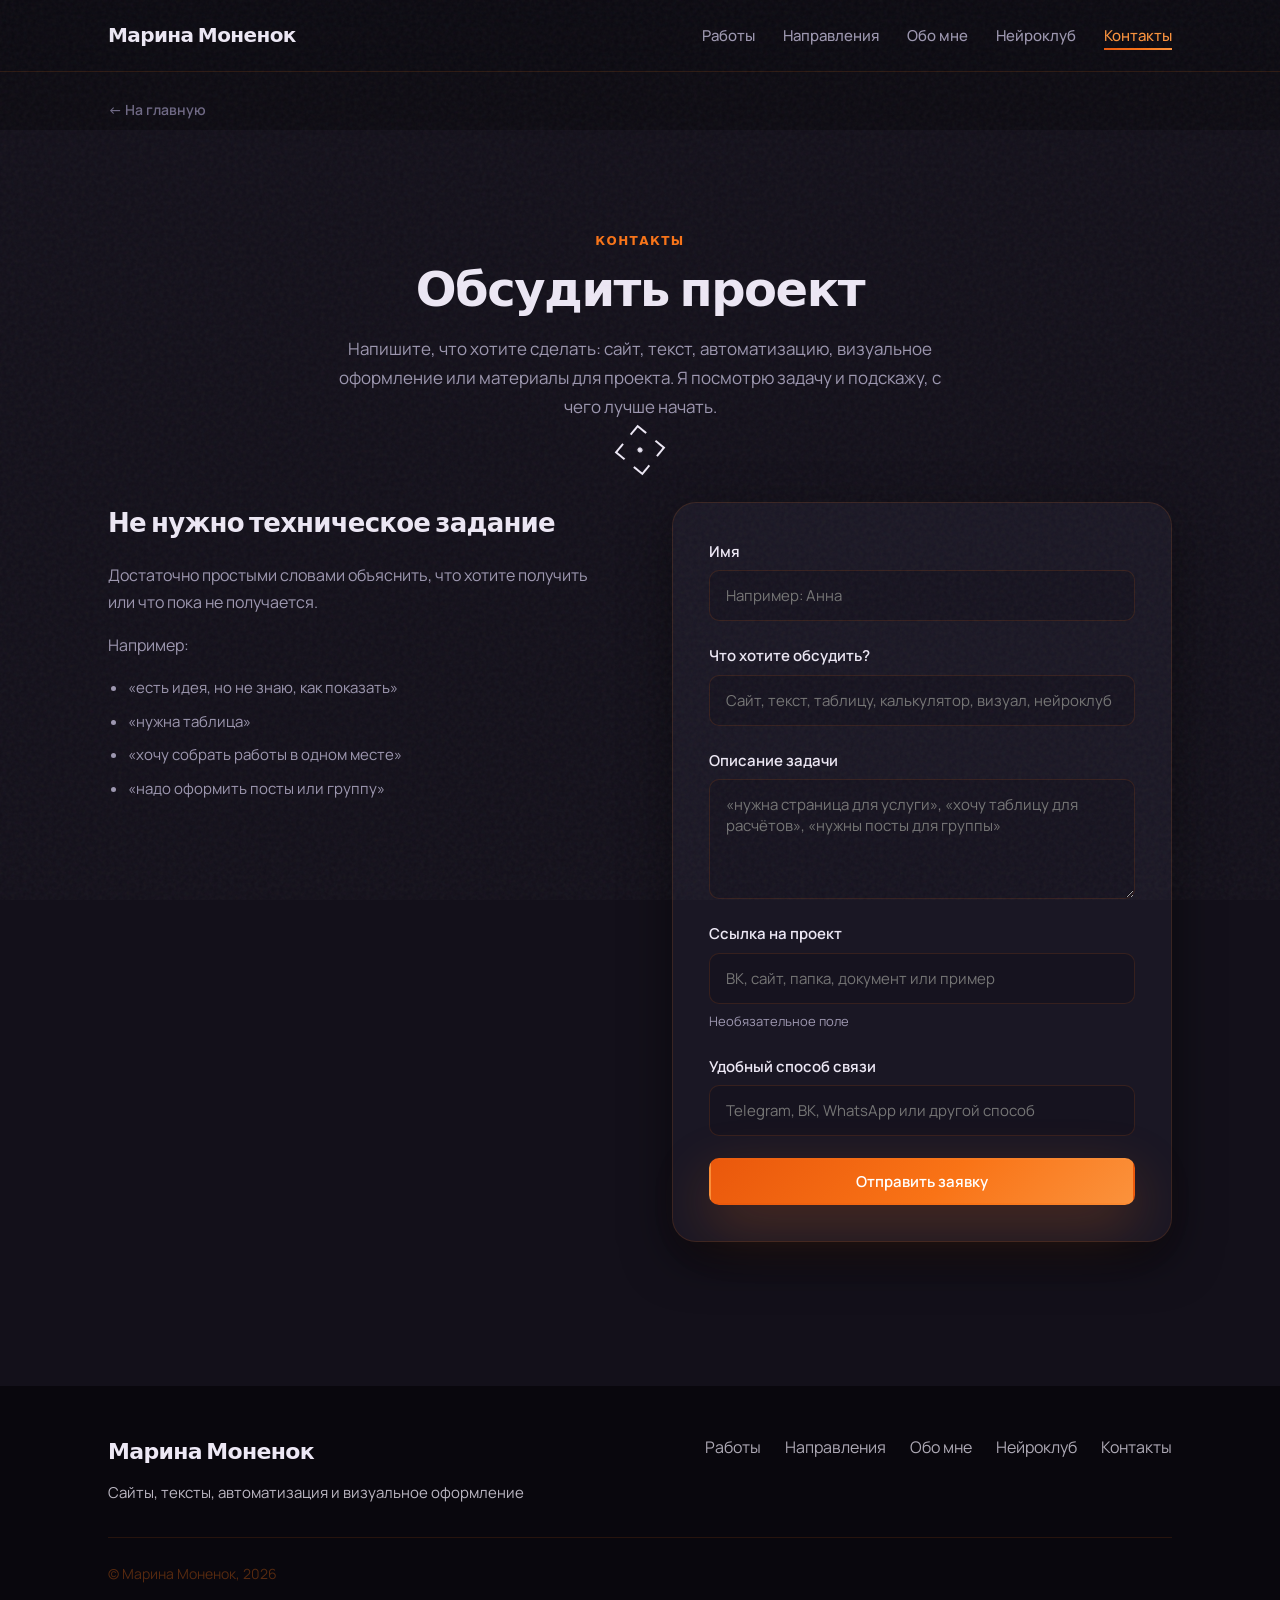
<file: contacts.html>
﻿<!DOCTYPE html>
<html lang="ru">
<head>
  <meta charset="UTF-8">
  <meta name="viewport" content="width=device-width, initial-scale=1.0">
  <meta name="description" content="Обсудить проект — Марина Моненок">
  <title>Контакты — Марина Моненок</title>
  <link rel="preconnect" href="https://fonts.googleapis.com">
  <link rel="preconnect" href="https://fonts.gstatic.com" crossorigin>
  <link href="https://fonts.googleapis.com/css2?family=Syne:wght@500;600;700;800&family=Manrope:wght@400;500;600;700&display=swap" rel="stylesheet">
  <link rel="stylesheet" href="css/styles.css">
</head>
<body data-page="contacts">

  <div id="site-header"></div>

  <main>
    <div class="page-top container">
      <a href="index.html" class="back-link">← На главную</a>
    </div>

    <section class="section section--contacts">
      <div class="container">
        <header class="section-header section-header--center page-intro">
          <span class="section-label">Контакты</span>
          <h1 class="section-title">Обсудить проект</h1>
          <p class="section-subtitle">Напишите, что хотите сделать: сайт, текст, автоматизацию, визуальное оформление или материалы для проекта. Я посмотрю задачу и подскажу, с чего лучше начать.</p>
        </header>

        <div class="contact-grid">
          <div class="contact__info">
            <h2>Не нужно техническое задание</h2>
            <p>Достаточно простыми словами объяснить, что хотите получить или что пока не получается.</p>
            <p>Например:</p>
            <ul class="contact__examples">
              <li>«есть идея, но не знаю, как показать»</li>
              <li>«нужна таблица»</li>
              <li>«хочу собрать работы в одном месте»</li>
              <li>«надо оформить посты или группу»</li>
            </ul>
          </div>

          <div class="contact__form-wrap">
            <form id="contact-form" class="form">
              <div class="form__group">
                <label class="form__label" for="name">Имя</label>
                <input type="text" id="name" name="name" class="form__input" placeholder="Например: Анна" required>
              </div>
              <div class="form__group">
                <label class="form__label" for="topic">Что хотите обсудить?</label>
                <input type="text" id="topic" name="topic" class="form__input" placeholder="Сайт, текст, таблицу, калькулятор, визуал, нейроклуб">
              </div>
              <div class="form__group">
                <label class="form__label" for="details">Описание задачи</label>
                <textarea id="details" name="details" class="form__textarea" placeholder="«нужна страница для услуги», «хочу таблицу для расчётов», «нужны посты для группы»"></textarea>
              </div>
              <div class="form__group">
                <label class="form__label" for="link">Ссылка на проект</label>
                <input type="url" id="link" name="link" class="form__input" placeholder="ВК, сайт, папка, документ или пример">
                <span class="form__hint">Необязательное поле</span>
              </div>
              <div class="form__group">
                <label class="form__label" for="contact-method">Удобный способ связи</label>
                <input type="text" id="contact-method" name="contact" class="form__input" placeholder="Telegram, ВК, WhatsApp или другой способ" required>
              </div>
              <button type="submit" class="btn btn--primary">Отправить заявку</button>
            </form>
            <div id="form-success" class="form__success">
              Спасибо! Заявка принята. Я свяжусь с вами в ближайшее время.
            </div>
          </div>
        </div>
      </div>
    </section>
  </main>

  <div id="site-footer"></div>  <script src="js/layout.js"></script>
  <script src="js/animations.js"></script>
  <script src="js/main.js"></script>
</body>
</html>
</file>
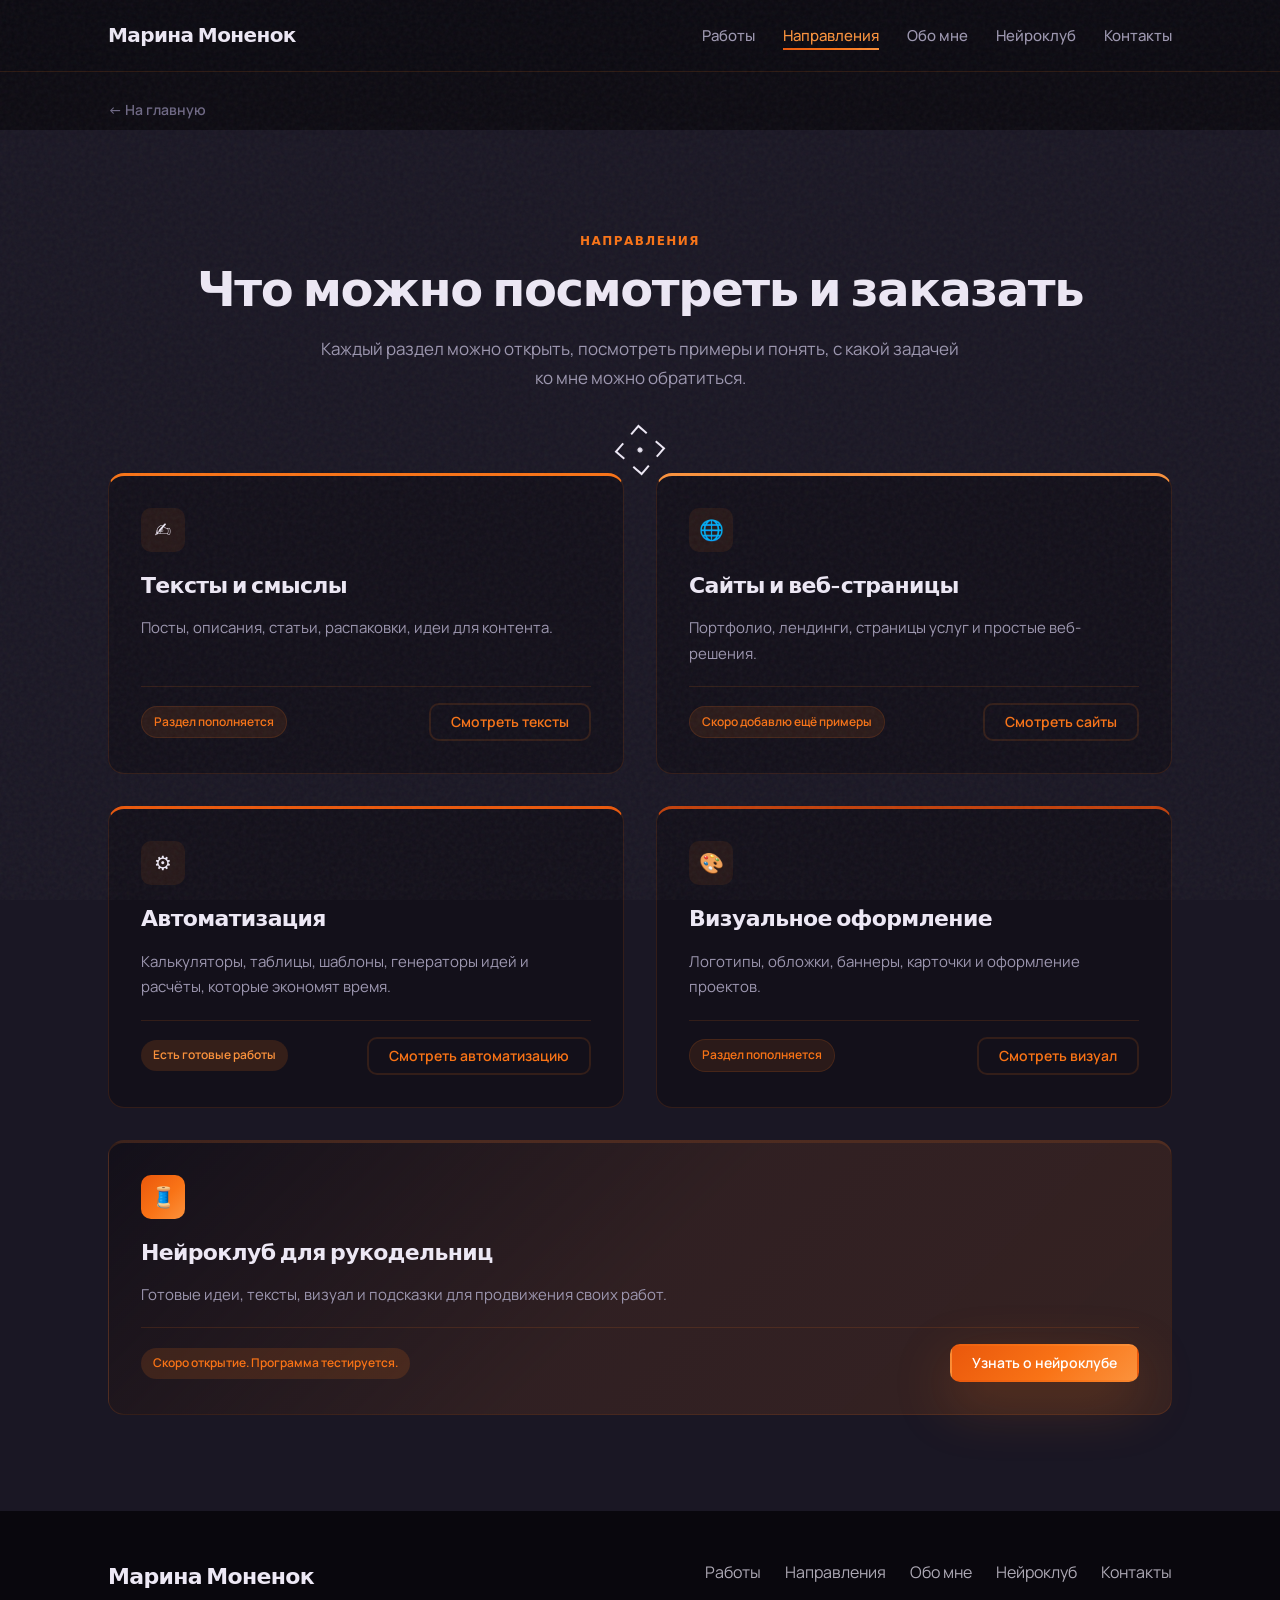
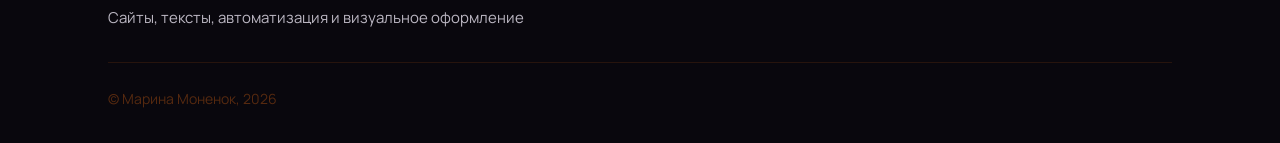
<file: directions.html>
﻿<!DOCTYPE html>
<html lang="ru">
<head>
  <meta charset="UTF-8">
  <meta name="viewport" content="width=device-width, initial-scale=1.0">
  <meta name="description" content="Направления работ — Марина Моненок">
  <title>Направления — Марина Моненок</title>
  <link rel="preconnect" href="https://fonts.googleapis.com">
  <link rel="preconnect" href="https://fonts.gstatic.com" crossorigin>
  <link href="https://fonts.googleapis.com/css2?family=Syne:wght@500;600;700;800&family=Manrope:wght@400;500;600;700&display=swap" rel="stylesheet">
  <link rel="stylesheet" href="css/styles.css">
</head>
<body data-page="directions">

  <div id="site-header"></div>

  <main>
    <div class="page-top container">
      <a href="index.html" class="back-link">← На главную</a>
    </div>

    <section class="section section--directions">
      <div class="container">
        <header class="section-header section-header--center page-intro">
          <span class="section-label">Направления</span>
          <h1 class="section-title">Что можно посмотреть и заказать</h1>
          <p class="section-subtitle">Каждый раздел можно открыть, посмотреть примеры и понять, с какой задачей ко мне можно обратиться.</p>
        </header>

        <div class="directions-grid">
          <article class="direction-card">
            <div class="direction-card__icon">✍️</div>
            <h2 class="direction-card__title">Тексты и смыслы</h2>
            <p class="direction-card__text">Посты, описания, статьи, распаковки, идеи для контента.</p>
            <div class="direction-card__footer">
              <span class="status status--soon">Раздел пополняется</span>
              <a href="texts.html" class="btn btn--outline btn--small">Смотреть тексты</a>
            </div>
          </article>

          <article class="direction-card">
            <div class="direction-card__icon">🌐</div>
            <h2 class="direction-card__title">Сайты и веб-страницы</h2>
            <p class="direction-card__text">Портфолио, лендинги, страницы услуг и простые веб-решения.</p>
            <div class="direction-card__footer">
              <span class="status status--soon">Скоро добавлю ещё примеры</span>
              <a href="web.html" class="btn btn--outline btn--small">Смотреть сайты</a>
            </div>
          </article>

          <article class="direction-card">
            <div class="direction-card__icon">⚙️</div>
            <h2 class="direction-card__title">Автоматизация</h2>
            <p class="direction-card__text">Калькуляторы, таблицы, шаблоны, генераторы идей и расчёты, которые экономят время.</p>
            <div class="direction-card__footer">
              <span class="status status--ready">Есть готовые работы</span>
              <a href="automation.html" class="btn btn--outline btn--small">Смотреть автоматизацию</a>
            </div>
          </article>

          <article class="direction-card">
            <div class="direction-card__icon">🎨</div>
            <h2 class="direction-card__title">Визуальное оформление</h2>
            <p class="direction-card__text">Логотипы, обложки, баннеры, карточки и оформление проектов.</p>
            <div class="direction-card__footer">
              <span class="status status--soon">Раздел пополняется</span>
              <a href="visual.html" class="btn btn--outline btn--small">Смотреть визуал</a>
            </div>
          </article>

          <article class="direction-card direction-card--neuroclub directions-grid__wide">
            <div class="direction-card__icon">🧵</div>
            <h2 class="direction-card__title">Нейроклуб для рукодельниц</h2>
            <p class="direction-card__text">Готовые идеи, тексты, визуал и подсказки для продвижения своих работ.</p>
            <div class="direction-card__footer">
              <span class="status status--testing">Скоро открытие. Программа тестируется.</span>
              <a href="neuroclub.html" class="btn btn--primary btn--small">Узнать о нейроклубе</a>
            </div>
          </article>
        </div>
      </div>
    </section>
  </main>

  <div id="site-footer"></div>  <script src="js/layout.js"></script>
  <script src="js/animations.js"></script>
</body>
</html>
</file>
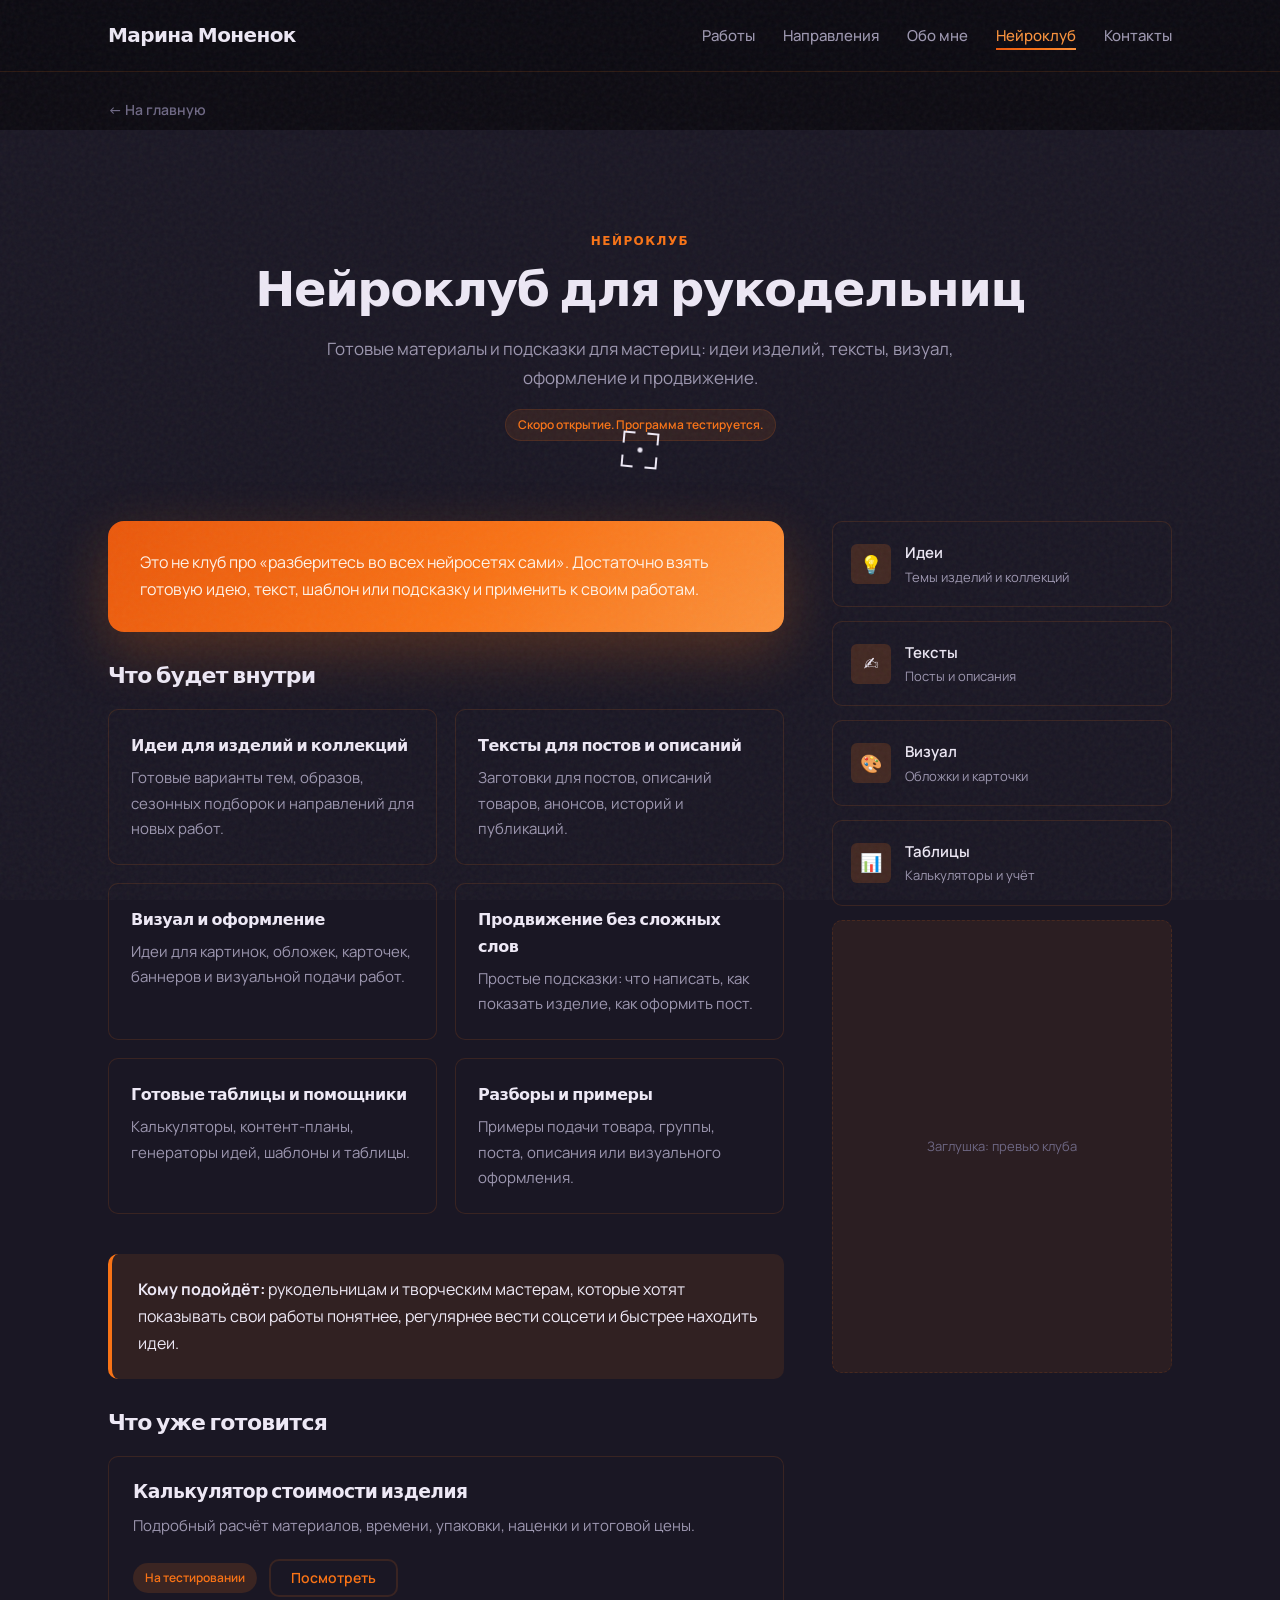
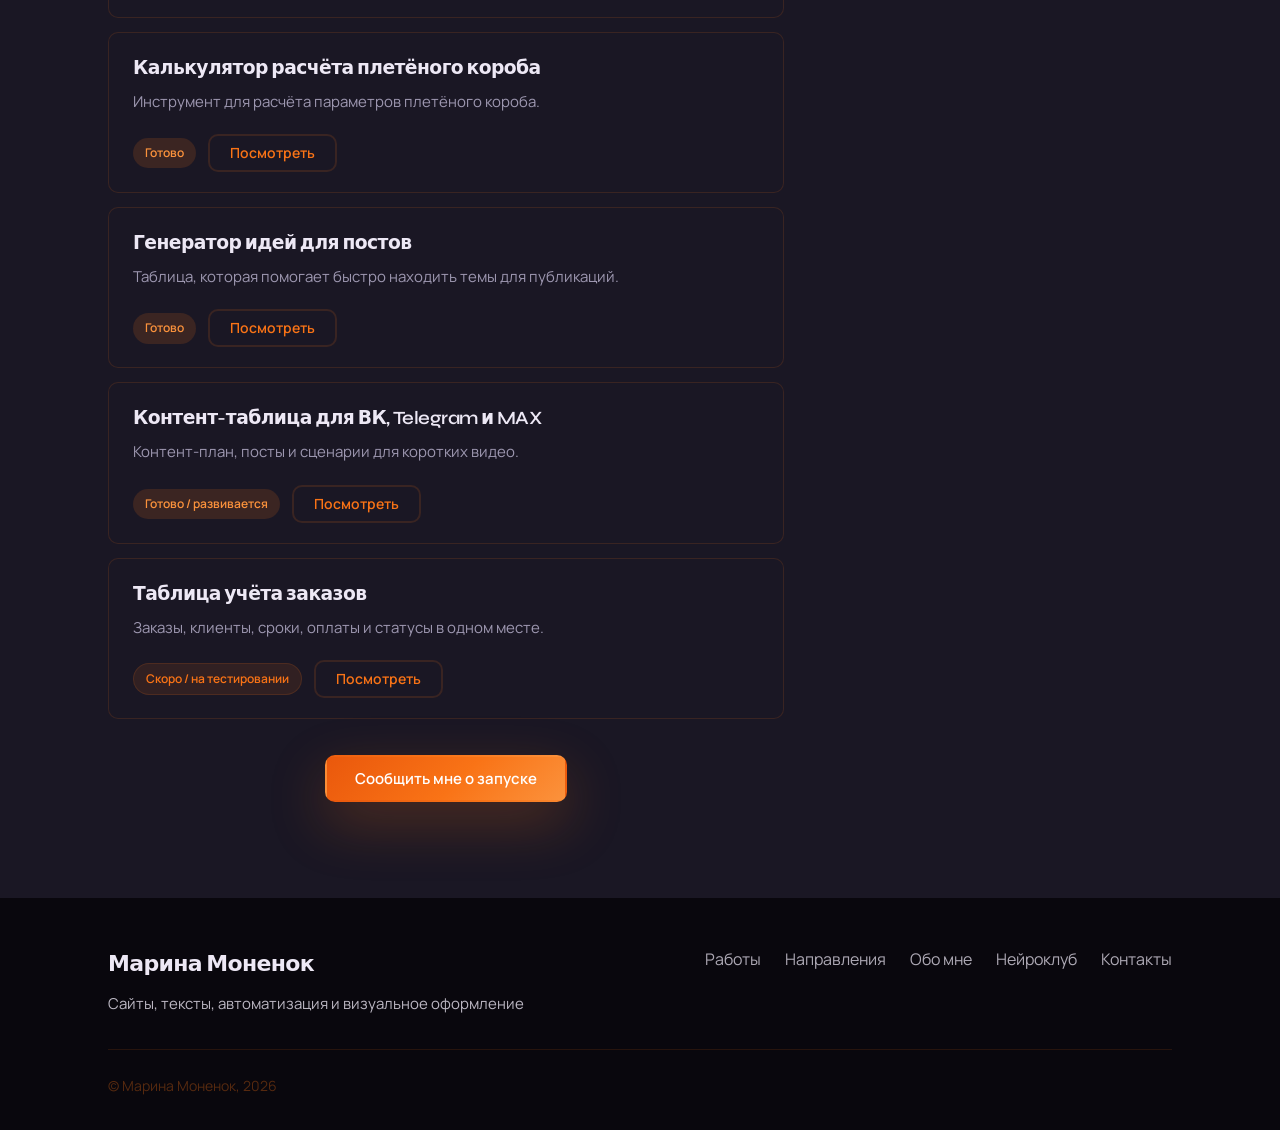
<file: neuroclub.html>
﻿<!DOCTYPE html>
<html lang="ru">
<head>
  <meta charset="UTF-8">
  <meta name="viewport" content="width=device-width, initial-scale=1.0">
  <meta name="description" content="Нейроклуб для рукодельниц — Марина Моненок">
  <title>Нейроклуб для рукодельниц — Марина Моненок</title>
  <link rel="preconnect" href="https://fonts.googleapis.com">
  <link rel="preconnect" href="https://fonts.gstatic.com" crossorigin>
  <link href="https://fonts.googleapis.com/css2?family=Syne:wght@500;600;700;800&family=Manrope:wght@400;500;600;700&display=swap" rel="stylesheet">
  <link rel="stylesheet" href="css/styles.css">
</head>
<body data-page="neuroclub">

  <div id="site-header"></div>

  <main>
    <div class="page-top container"><a href="index.html" class="back-link">← На главную</a></div>

    <section class="section section--neuroclub">
      <div class="container">
        <header class="section-header section-header--center page-intro">
          <span class="section-label">Нейроклуб</span>
          <h1 class="section-title">Нейроклуб для рукодельниц</h1>
          <p class="section-subtitle">Готовые материалы и подсказки для мастериц: идеи изделий, тексты, визуал, оформление и продвижение.</p>
          <p style="margin-top: 16px;"><span class="status status--soon">Скоро открытие. Программа тестируется.</span></p>
        </header>

        <div class="neuroclub-layout">
          <div class="neuroclub-layout__main">
            <div class="neuroclub-banner">
              <p>Это не клуб про «разберитесь во всех нейросетях сами». Достаточно взять готовую идею, текст, шаблон или подсказку и применить к своим работам.</p>
            </div>

            <h2 class="subsection-title">Что будет внутри</h2>
            <div class="feature-grid">
              <div class="feature-item"><h3 class="feature-item__title">Идеи для изделий и коллекций</h3><p class="feature-item__text">Готовые варианты тем, образов, сезонных подборок и направлений для новых работ.</p></div>
              <div class="feature-item"><h3 class="feature-item__title">Тексты для постов и описаний</h3><p class="feature-item__text">Заготовки для постов, описаний товаров, анонсов, историй и публикаций.</p></div>
              <div class="feature-item"><h3 class="feature-item__title">Визуал и оформление</h3><p class="feature-item__text">Идеи для картинок, обложек, карточек, баннеров и визуальной подачи работ.</p></div>
              <div class="feature-item"><h3 class="feature-item__title">Продвижение без сложных слов</h3><p class="feature-item__text">Простые подсказки: что написать, как показать изделие, как оформить пост.</p></div>
              <div class="feature-item"><h3 class="feature-item__title">Готовые таблицы и помощники</h3><p class="feature-item__text">Калькуляторы, контент-планы, генераторы идей, шаблоны и таблицы.</p></div>
              <div class="feature-item"><h3 class="feature-item__title">Разборы и примеры</h3><p class="feature-item__text">Примеры подачи товара, группы, поста, описания или визуального оформления.</p></div>
            </div>

            <div class="info-box info-box--neutral">
              <p><strong>Кому подойдёт:</strong> рукодельницам и творческим мастерам, которые хотят показывать свои работы понятнее, регулярнее вести соцсети и быстрее находить идеи.</p>
            </div>

            <h2 class="subsection-title">Что уже готовится</h2>
            <div class="examples-list">
              <div class="example-item"><div class="example-item__content"><h3>Калькулятор стоимости изделия</h3><p>Подробный расчёт материалов, времени, упаковки, наценки и итоговой цены.</p></div><div class="example-item__actions"><span class="status status--testing">На тестировании</span><a href="contacts.html" class="btn btn--outline btn--small">Посмотреть</a></div></div>
              <div class="example-item"><div class="example-item__content"><h3>Калькулятор расчёта плетёного короба</h3><p>Инструмент для расчёта параметров плетёного короба.</p></div><div class="example-item__actions"><span class="status status--ready">Готово</span><a href="contacts.html" class="btn btn--outline btn--small">Посмотреть</a></div></div>
              <div class="example-item"><div class="example-item__content"><h3>Генератор идей для постов</h3><p>Таблица, которая помогает быстро находить темы для публикаций.</p></div><div class="example-item__actions"><span class="status status--ready">Готово</span><a href="contacts.html" class="btn btn--outline btn--small">Посмотреть</a></div></div>
              <div class="example-item"><div class="example-item__content"><h3>Контент-таблица для ВК, Telegram и MAX</h3><p>Контент-план, посты и сценарии для коротких видео.</p></div><div class="example-item__actions"><span class="status status--ready">Готово / развивается</span><a href="contacts.html" class="btn btn--outline btn--small">Посмотреть</a></div></div>
              <div class="example-item"><div class="example-item__content"><h3>Таблица учёта заказов</h3><p>Заказы, клиенты, сроки, оплаты и статусы в одном месте.</p></div><div class="example-item__actions"><span class="status status--soon">Скоро / на тестировании</span><a href="contacts.html" class="btn btn--outline btn--small">Посмотреть</a></div></div>
            </div>

            <div style="text-align: center; margin-top: 32px;">
              <a href="contacts.html" class="btn btn--primary">Сообщить мне о запуске</a>
            </div>
          </div>

          <aside class="neuroclub-side-cards">
            <div class="neuroclub-mini"><div class="neuroclub-mini__icon">💡</div><div><p class="neuroclub-mini__title">Идеи</p><p class="neuroclub-mini__text">Темы изделий и коллекций</p></div></div>
            <div class="neuroclub-mini"><div class="neuroclub-mini__icon">✍️</div><div><p class="neuroclub-mini__title">Тексты</p><p class="neuroclub-mini__text">Посты и описания</p></div></div>
            <div class="neuroclub-mini"><div class="neuroclub-mini__icon">🎨</div><div><p class="neuroclub-mini__title">Визуал</p><p class="neuroclub-mini__text">Обложки и карточки</p></div></div>
            <div class="neuroclub-mini"><div class="neuroclub-mini__icon">📊</div><div><p class="neuroclub-mini__title">Таблицы</p><p class="neuroclub-mini__text">Калькуляторы и учёт</p></div></div>
            <div class="img-placeholder img-placeholder--portrait"><span>Заглушка: превью клуба</span></div>
          </aside>
        </div>
      </div>
    </section>
  </main>

  <div id="site-footer"></div>  <script src="js/layout.js"></script>
  <script src="js/animations.js"></script>
</body>
</html>
</file>
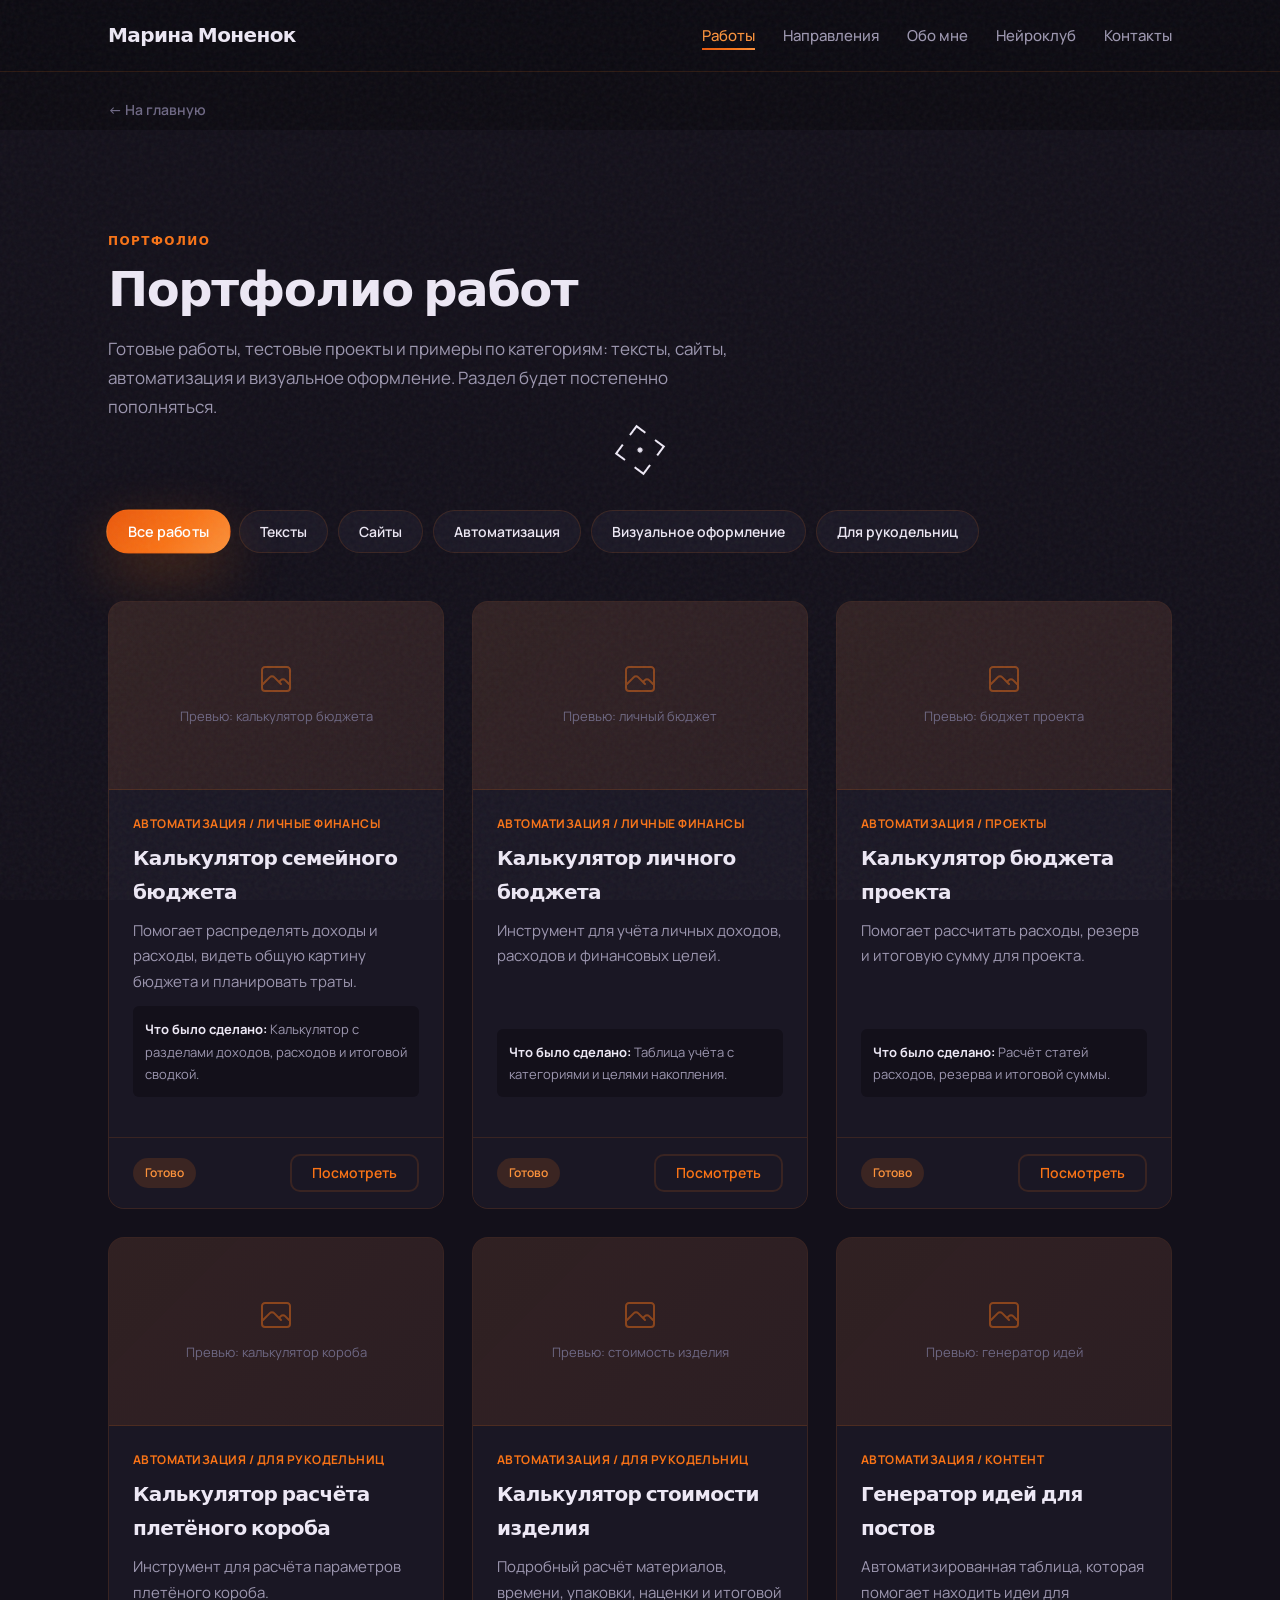
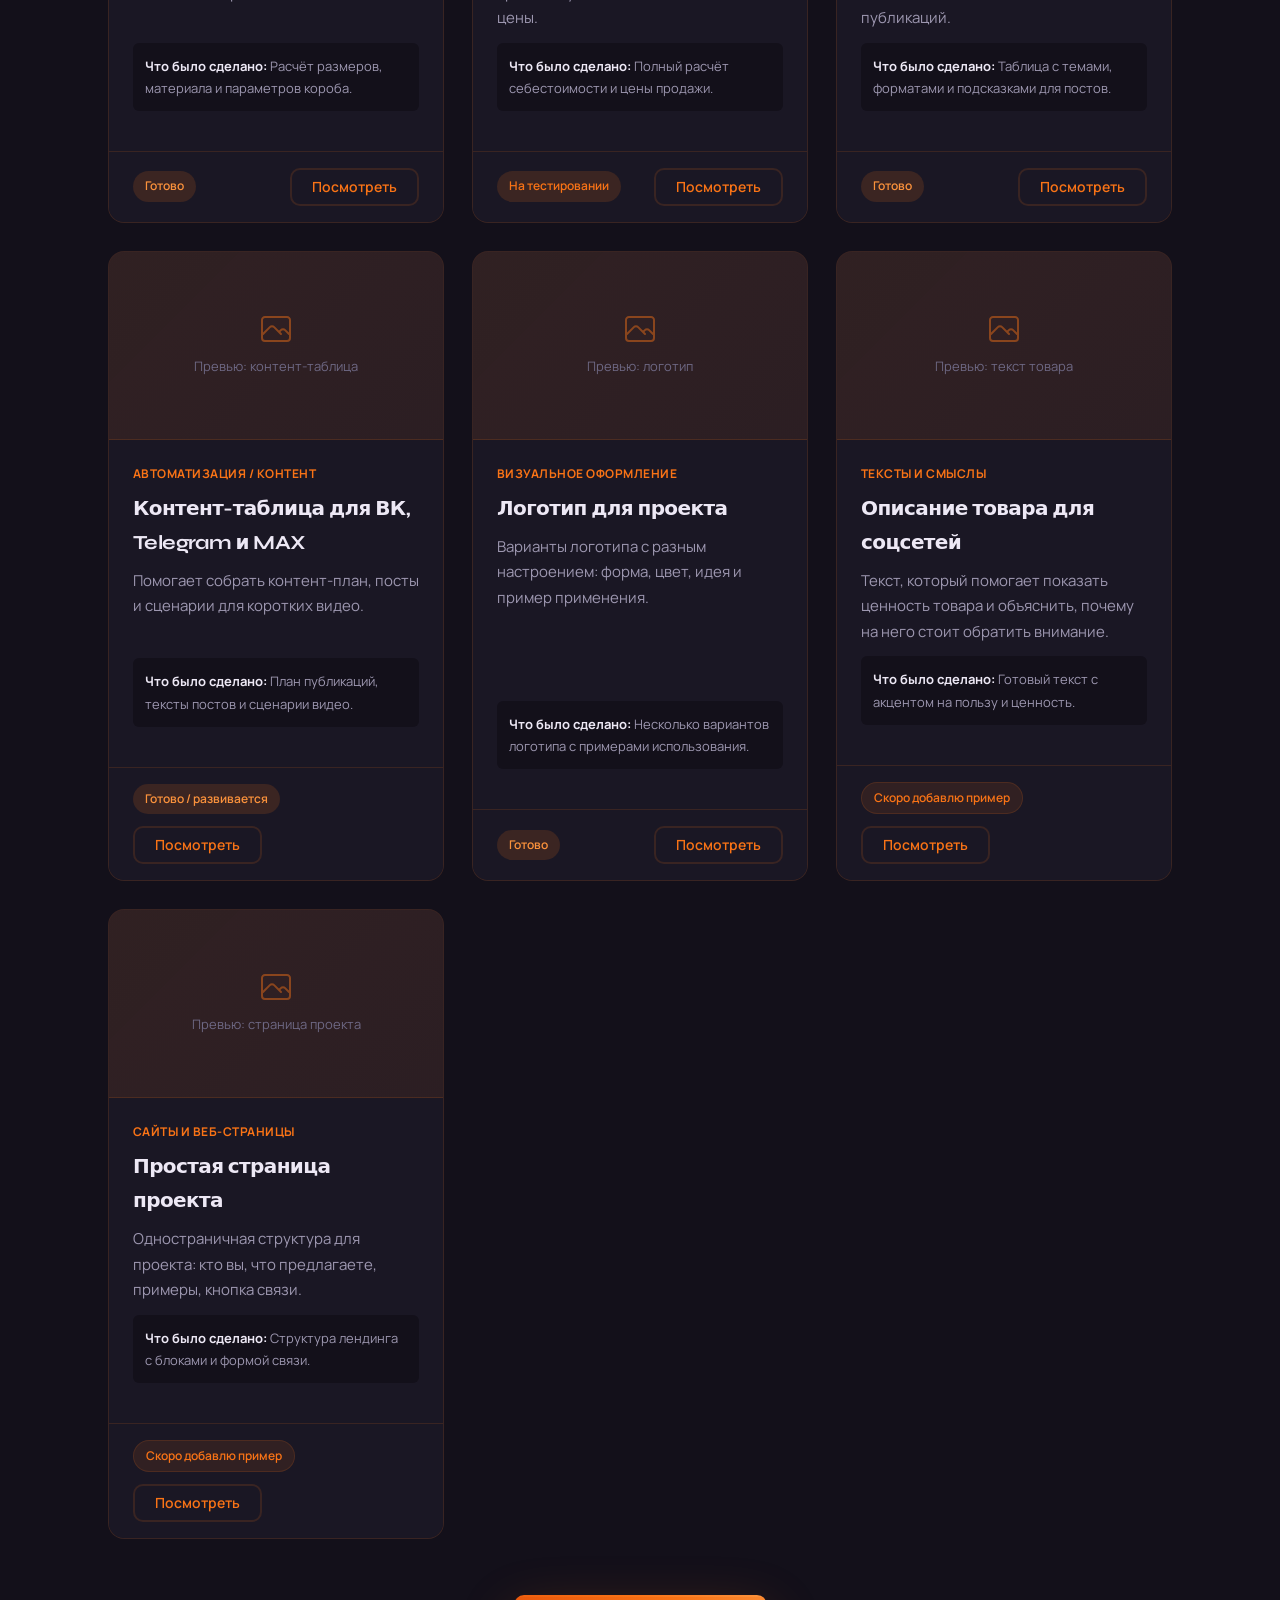
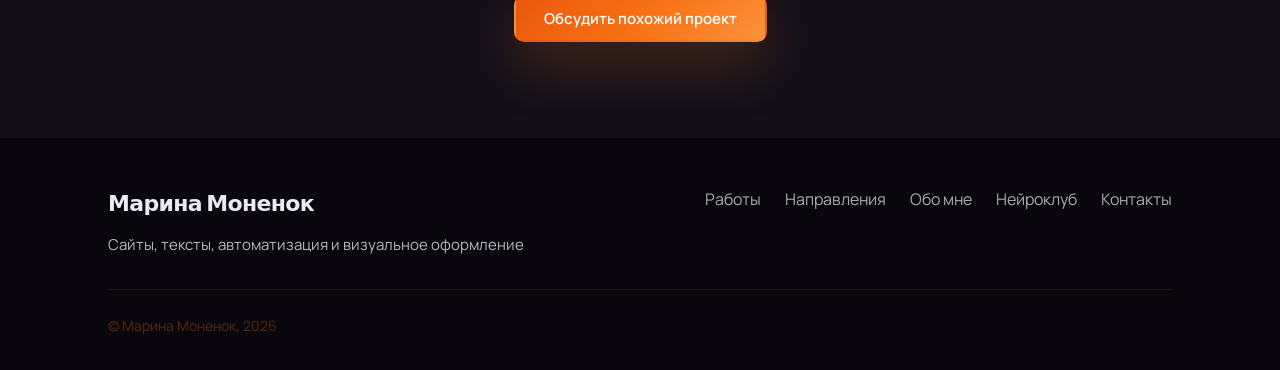
<file: portfolio.html>
﻿<!DOCTYPE html>
<html lang="ru">
<head>
  <meta charset="UTF-8">
  <meta name="viewport" content="width=device-width, initial-scale=1.0">
  <meta name="description" content="Портфолио работ — Марина Моненок">
  <title>Портфолио работ — Марина Моненок</title>
  <link rel="preconnect" href="https://fonts.googleapis.com">
  <link rel="preconnect" href="https://fonts.gstatic.com" crossorigin>
  <link href="https://fonts.googleapis.com/css2?family=Syne:wght@500;600;700;800&family=Manrope:wght@400;500;600;700&display=swap" rel="stylesheet">
  <link rel="stylesheet" href="css/styles.css">
</head>
<body data-page="portfolio">

  <div id="site-header"></div>

  <main>
    <div class="page-top container">
      <a href="index.html" class="back-link">← На главную</a>
    </div>

    <section class="section section--portfolio">
      <div class="container">
        <header class="section-header page-intro">
          <span class="section-label">Портфолио</span>
          <h1 class="section-title">Портфолио работ</h1>
          <p class="section-subtitle">Готовые работы, тестовые проекты и примеры по категориям: тексты, сайты, автоматизация и визуальное оформление. Раздел будет постепенно пополняться.</p>
        </header>

        <div id="portfolio-filters" class="portfolio-filters">
          <button class="filter-btn filter-btn--active" data-filter="all">Все работы</button>
          <button class="filter-btn" data-filter="texts">Тексты</button>
          <button class="filter-btn" data-filter="sites">Сайты</button>
          <button class="filter-btn" data-filter="automation">Автоматизация</button>
          <button class="filter-btn" data-filter="visual">Визуальное оформление</button>
          <button class="filter-btn" data-filter="craft">Для рукодельниц</button>
        </div>

        <div id="portfolio-grid" class="portfolio-grid"></div>

        <div class="portfolio-cta">
          <a href="contacts.html" class="btn btn--primary">Обсудить похожий проект</a>
        </div>
      </div>
    </section>
  </main>

  <div id="site-footer"></div>  <script src="js/layout.js"></script>
  <script src="js/animations.js"></script>
  <script src="js/portfolio-data.js"></script>
  <script src="js/main.js"></script>
</body>
</html>
</file>
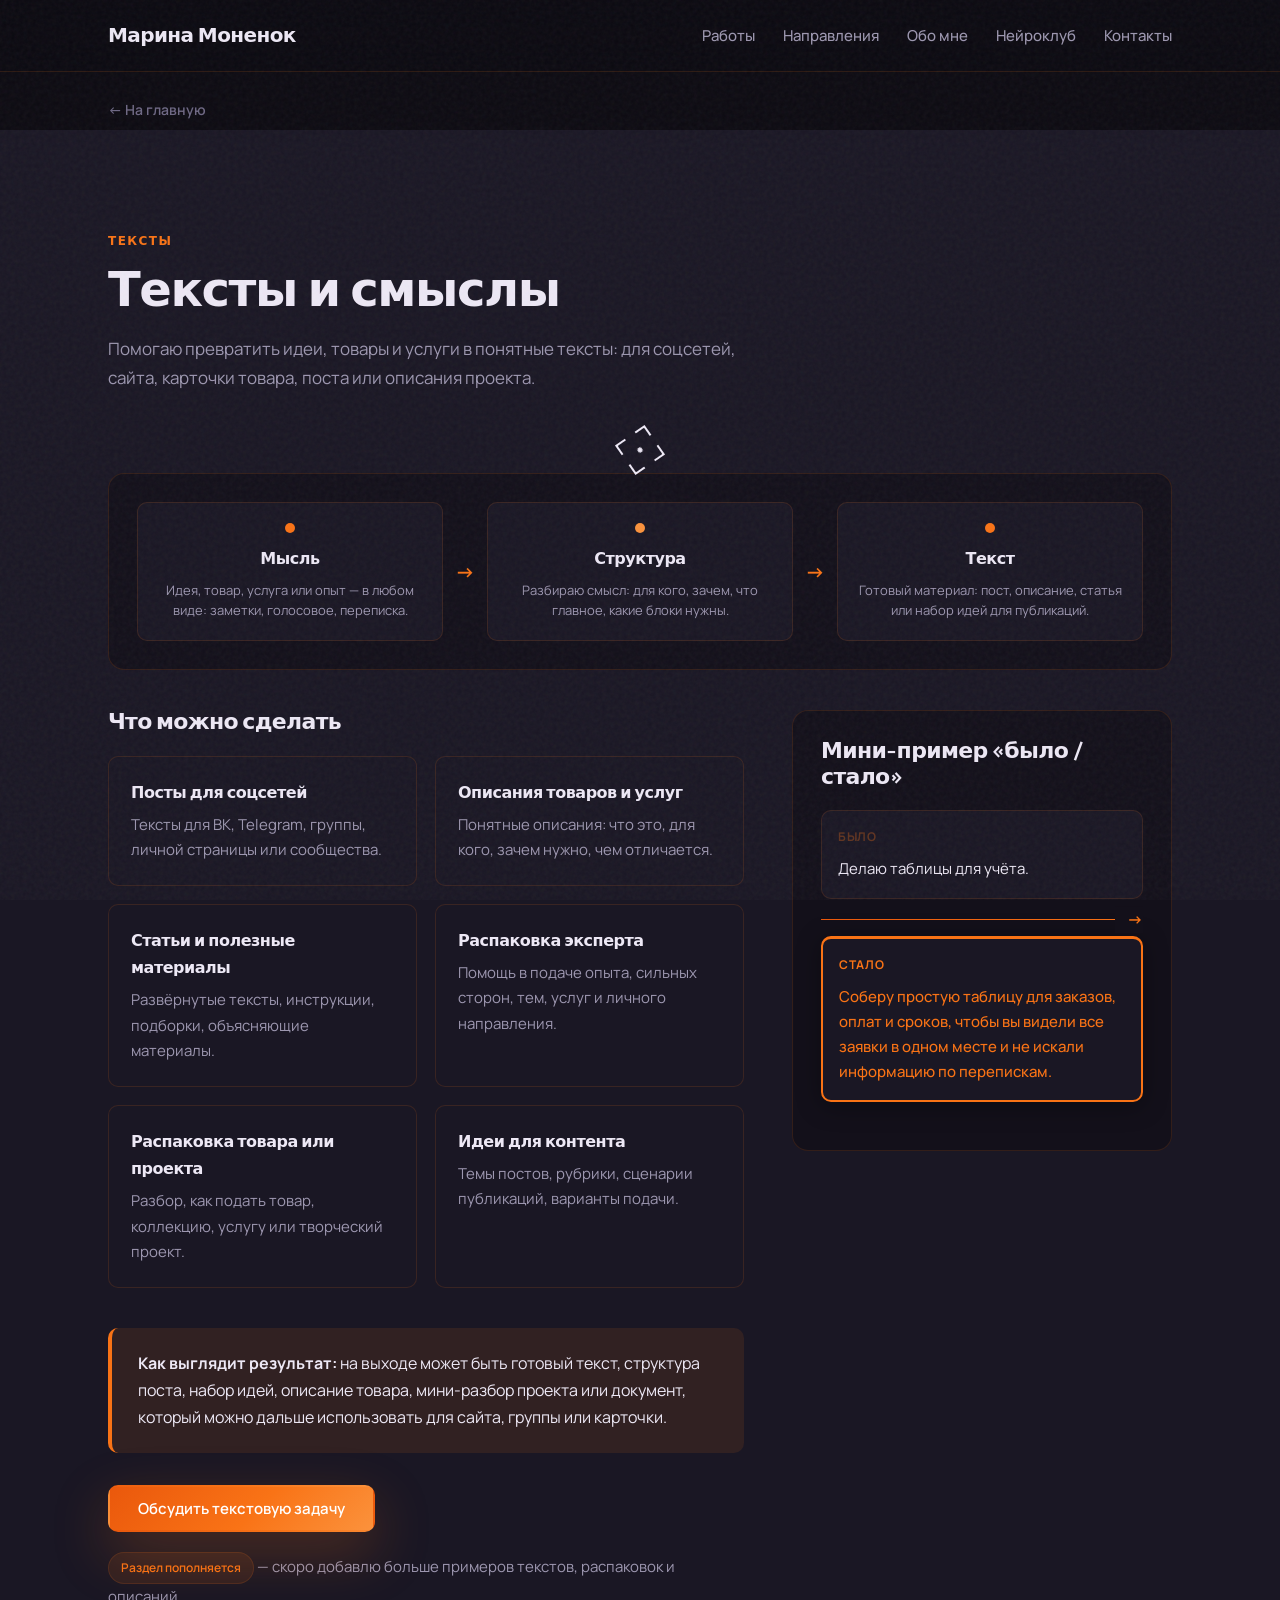
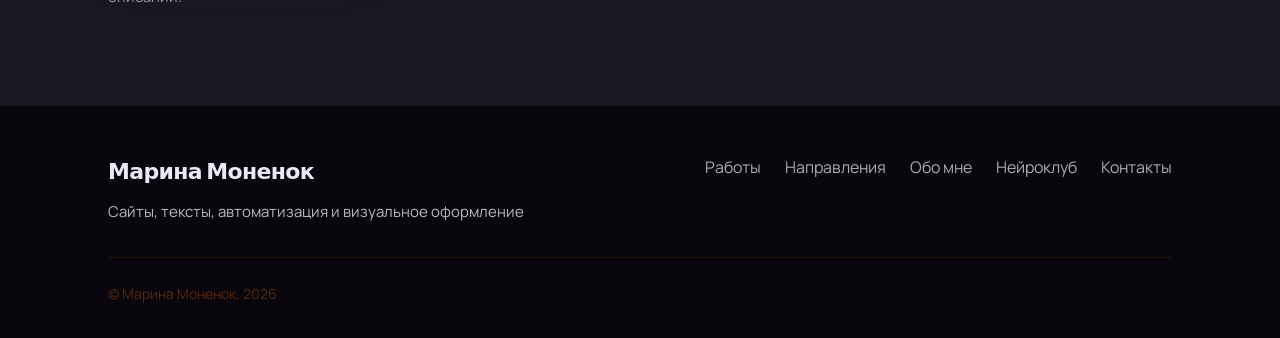
<file: texts.html>
﻿<!DOCTYPE html>
<html lang="ru">
<head>
  <meta charset="UTF-8">
  <meta name="viewport" content="width=device-width, initial-scale=1.0">
  <meta name="description" content="Тексты и смыслы — Марина Моненок">
  <title>Тексты и смыслы — Марина Моненок</title>
  <link rel="preconnect" href="https://fonts.googleapis.com">
  <link rel="preconnect" href="https://fonts.gstatic.com" crossorigin>
  <link href="https://fonts.googleapis.com/css2?family=Syne:wght@500;600;700;800&family=Manrope:wght@400;500;600;700&display=swap" rel="stylesheet">
  <link rel="stylesheet" href="css/styles.css">
</head>
<body data-page="texts">

  <div id="site-header"></div>

  <main>
    <div class="page-top container"><a href="index.html" class="back-link">← На главную</a></div>

    <section class="section section--texts">
      <div class="container">
        <header class="section-header page-intro">
          <span class="section-label">Тексты</span>
          <h1 class="section-title">Тексты и смыслы</h1>
          <p class="section-subtitle">Помогаю превратить идеи, товары и услуги в понятные тексты: для соцсетей, сайта, карточки товара, поста или описания проекта.</p>
        </header>

        <div class="text-flow" aria-label="Схема работы с текстом">
          <div class="text-flow__step">
            <span class="text-flow__dot" aria-hidden="true"></span>
            <h3 class="text-flow__title">Мысль</h3>
            <p class="text-flow__text">Идея, товар, услуга или опыт — в любом виде: заметки, голосовое, переписка.</p>
          </div>
          <div class="text-flow__arrow" aria-hidden="true">→</div>
          <div class="text-flow__step">
            <span class="text-flow__dot text-flow__dot--purple" aria-hidden="true"></span>
            <h3 class="text-flow__title">Структура</h3>
            <p class="text-flow__text">Разбираю смысл: для кого, зачем, что главное, какие блоки нужны.</p>
          </div>
          <div class="text-flow__arrow" aria-hidden="true">→</div>
          <div class="text-flow__step">
            <span class="text-flow__dot text-flow__dot--cherry" aria-hidden="true"></span>
            <h3 class="text-flow__title">Текст</h3>
            <p class="text-flow__text">Готовый материал: пост, описание, статья или набор идей для публикаций.</p>
          </div>
        </div>

        <div class="texts-layout">
          <div class="texts-layout__main">
            <h2 class="subsection-title">Что можно сделать</h2>
            <div class="feature-grid">
              <div class="feature-item"><h3 class="feature-item__title">Посты для соцсетей</h3><p class="feature-item__text">Тексты для ВК, Telegram, группы, личной страницы или сообщества.</p></div>
              <div class="feature-item"><h3 class="feature-item__title">Описания товаров и услуг</h3><p class="feature-item__text">Понятные описания: что это, для кого, зачем нужно, чем отличается.</p></div>
              <div class="feature-item"><h3 class="feature-item__title">Статьи и полезные материалы</h3><p class="feature-item__text">Развёрнутые тексты, инструкции, подборки, объясняющие материалы.</p></div>
              <div class="feature-item"><h3 class="feature-item__title">Распаковка эксперта</h3><p class="feature-item__text">Помощь в подаче опыта, сильных сторон, тем, услуг и личного направления.</p></div>
              <div class="feature-item"><h3 class="feature-item__title">Распаковка товара или проекта</h3><p class="feature-item__text">Разбор, как подать товар, коллекцию, услугу или творческий проект.</p></div>
              <div class="feature-item"><h3 class="feature-item__title">Идеи для контента</h3><p class="feature-item__text">Темы постов, рубрики, сценарии публикаций, варианты подачи.</p></div>
            </div>
            <div class="info-box info-box--neutral">
              <p><strong>Как выглядит результат:</strong> на выходе может быть готовый текст, структура поста, набор идей, описание товара, мини-разбор проекта или документ, который можно дальше использовать для сайта, группы или карточки.</p>
            </div>
            <div class="btn-group"><a href="contacts.html" class="btn btn--primary">Обсудить текстовую задачу</a></div>
            <p class="section-note"><span class="status status--soon">Раздел пополняется</span> — скоро добавлю больше примеров текстов, распаковок и описаний.</p>
          </div>
          <aside class="before-after">
            <h2 class="subsection-title">Мини-пример «было / стало»</h2>
            <div class="before-after__block"><p class="before-after__label">Было</p><p class="before-after__text">Делаю таблицы для учёта.</p></div>
            <div class="before-after__divider"></div>
            <div class="before-after__block before-after__block--after">
              <p class="before-after__label before-after__label--after">Стало</p>
              <p class="before-after__text">Соберу простую таблицу для заказов, оплат и сроков, чтобы вы видели все заявки в одном месте и не искали информацию по перепискам.</p>
            </div>
          </aside>
        </div>
      </div>
    </section>
  </main>

  <div id="site-footer"></div>  <script src="js/layout.js"></script>
  <script src="js/animations.js"></script>
</body>
</html>
</file>
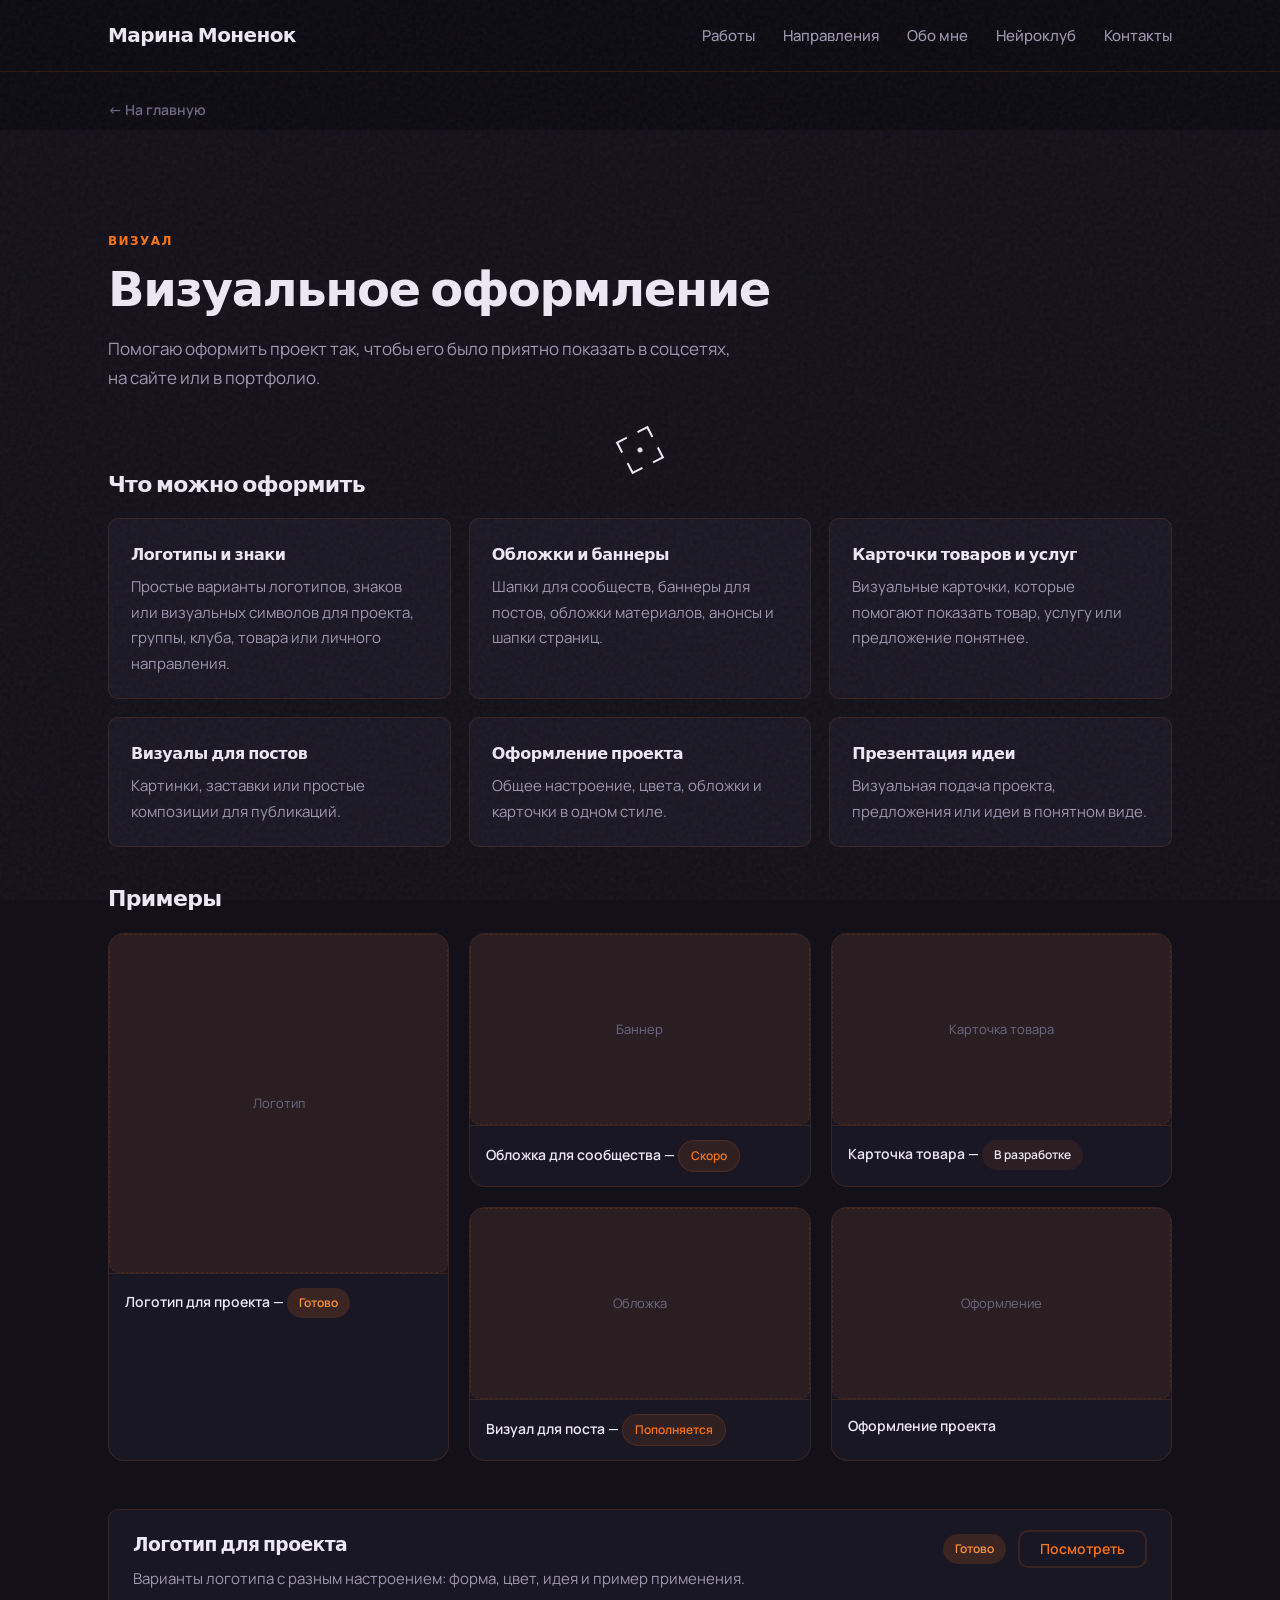
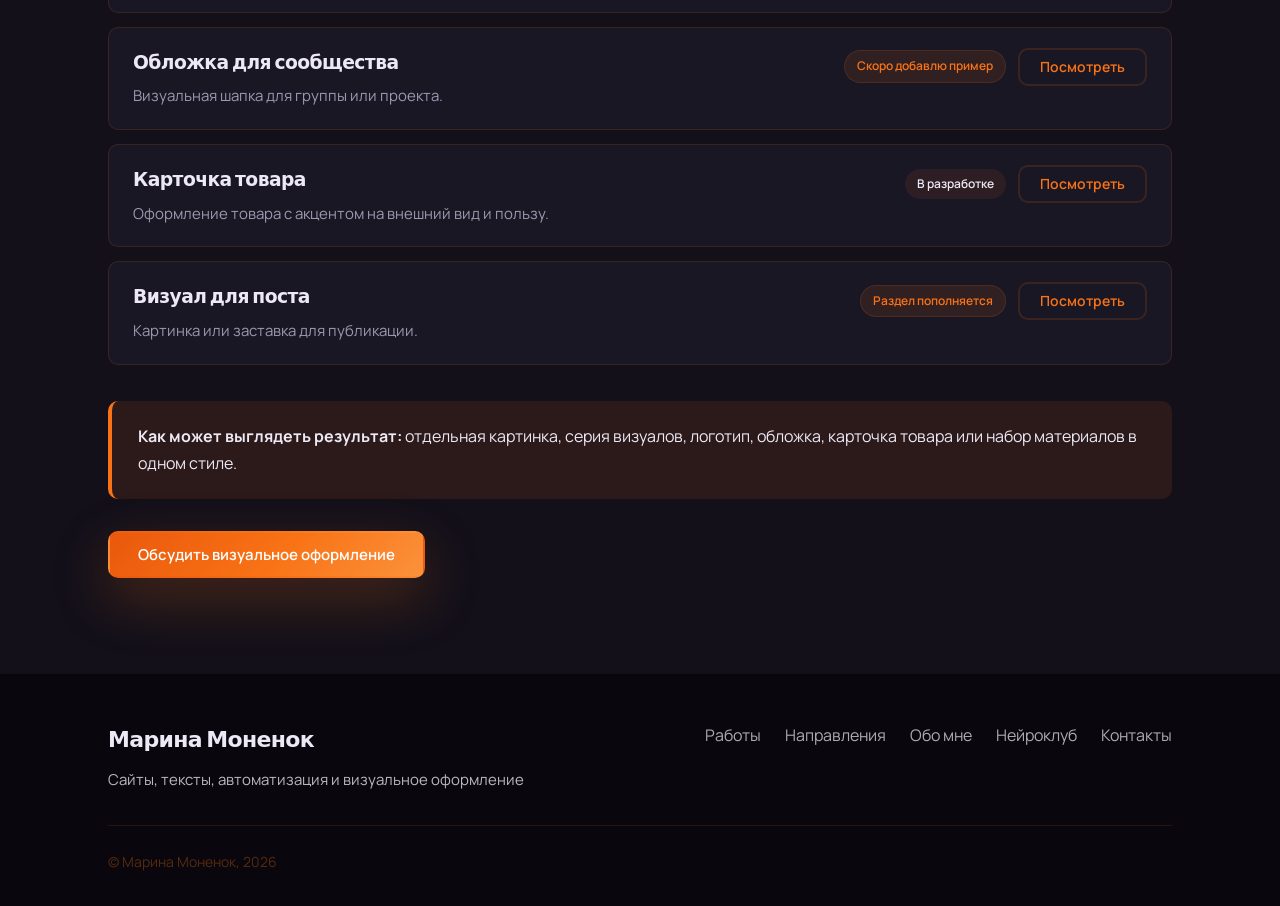
<file: visual.html>
﻿<!DOCTYPE html>
<html lang="ru">
<head>
  <meta charset="UTF-8">
  <meta name="viewport" content="width=device-width, initial-scale=1.0">
  <meta name="description" content="Визуальное оформление — Марина Моненок">
  <title>Визуальное оформление — Марина Моненок</title>
  <link rel="preconnect" href="https://fonts.googleapis.com">
  <link rel="preconnect" href="https://fonts.gstatic.com" crossorigin>
  <link href="https://fonts.googleapis.com/css2?family=Syne:wght@500;600;700;800&family=Manrope:wght@400;500;600;700&display=swap" rel="stylesheet">
  <link rel="stylesheet" href="css/styles.css">
</head>
<body data-page="visual">

  <div id="site-header"></div>

  <main>
    <div class="page-top container"><a href="index.html" class="back-link">← На главную</a></div>

    <section class="section section--visual">
      <div class="container">
        <header class="section-header page-intro">
          <span class="section-label">Визуал</span>
          <h1 class="section-title">Визуальное оформление</h1>
          <p class="section-subtitle">Помогаю оформить проект так, чтобы его было приятно показать в соцсетях, на сайте или в портфолио.</p>
        </header>

        <h2 class="subsection-title">Что можно оформить</h2>
        <div class="feature-grid">
          <div class="feature-item"><h3 class="feature-item__title">Логотипы и знаки</h3><p class="feature-item__text">Простые варианты логотипов, знаков или визуальных символов для проекта, группы, клуба, товара или личного направления.</p></div>
          <div class="feature-item"><h3 class="feature-item__title">Обложки и баннеры</h3><p class="feature-item__text">Шапки для сообществ, баннеры для постов, обложки материалов, анонсы и шапки страниц.</p></div>
          <div class="feature-item"><h3 class="feature-item__title">Карточки товаров и услуг</h3><p class="feature-item__text">Визуальные карточки, которые помогают показать товар, услугу или предложение понятнее.</p></div>
          <div class="feature-item"><h3 class="feature-item__title">Визуалы для постов</h3><p class="feature-item__text">Картинки, заставки или простые композиции для публикаций.</p></div>
          <div class="feature-item"><h3 class="feature-item__title">Оформление проекта</h3><p class="feature-item__text">Общее настроение, цвета, обложки и карточки в одном стиле.</p></div>
          <div class="feature-item"><h3 class="feature-item__title">Презентация идеи</h3><p class="feature-item__text">Визуальная подача проекта, предложения или идеи в понятном виде.</p></div>
        </div>

        <h2 class="subsection-title">Примеры</h2>
        <div class="visual-gallery">
          <article class="visual-gallery__item"><div class="img-placeholder img-placeholder--square"><span>Логотип</span></div><p class="visual-gallery__caption">Логотип для проекта — <span class="status status--ready">Готово</span></p></article>
          <article class="visual-gallery__item"><div class="img-placeholder img-placeholder--wide"><span>Баннер</span></div><p class="visual-gallery__caption">Обложка для сообщества — <span class="status status--soon">Скоро</span></p></article>
          <article class="visual-gallery__item"><div class="img-placeholder img-placeholder--wide"><span>Карточка товара</span></div><p class="visual-gallery__caption">Карточка товара — <span class="status status--developing">В разработке</span></p></article>
          <article class="visual-gallery__item"><div class="img-placeholder img-placeholder--wide"><span>Обложка</span></div><p class="visual-gallery__caption">Визуал для поста — <span class="status status--soon">Пополняется</span></p></article>
          <article class="visual-gallery__item"><div class="img-placeholder img-placeholder--wide"><span>Оформление</span></div><p class="visual-gallery__caption">Оформление проекта</p></article>
        </div>

        <div class="examples-list">
          <div class="example-item"><div class="example-item__content"><h3>Логотип для проекта</h3><p>Варианты логотипа с разным настроением: форма, цвет, идея и пример применения.</p></div><div class="example-item__actions"><span class="status status--ready">Готово</span><a href="contacts.html" class="btn btn--outline btn--small">Посмотреть</a></div></div>
          <div class="example-item"><div class="example-item__content"><h3>Обложка для сообщества</h3><p>Визуальная шапка для группы или проекта.</p></div><div class="example-item__actions"><span class="status status--soon">Скоро добавлю пример</span><a href="contacts.html" class="btn btn--outline btn--small">Посмотреть</a></div></div>
          <div class="example-item"><div class="example-item__content"><h3>Карточка товара</h3><p>Оформление товара с акцентом на внешний вид и пользу.</p></div><div class="example-item__actions"><span class="status status--developing">В разработке</span><a href="contacts.html" class="btn btn--outline btn--small">Посмотреть</a></div></div>
          <div class="example-item"><div class="example-item__content"><h3>Визуал для поста</h3><p>Картинка или заставка для публикации.</p></div><div class="example-item__actions"><span class="status status--soon">Раздел пополняется</span><a href="contacts.html" class="btn btn--outline btn--small">Посмотреть</a></div></div>
        </div>

        <div class="info-box info-box--neutral"><p><strong>Как может выглядеть результат:</strong> отдельная картинка, серия визуалов, логотип, обложка, карточка товара или набор материалов в одном стиле.</p></div>
        <a href="contacts.html" class="btn btn--primary">Обсудить визуальное оформление</a>
      </div>
    </section>
  </main>

  <div id="site-footer"></div>  <script src="js/layout.js"></script>
  <script src="js/animations.js"></script>
</body>
</html>
</file>
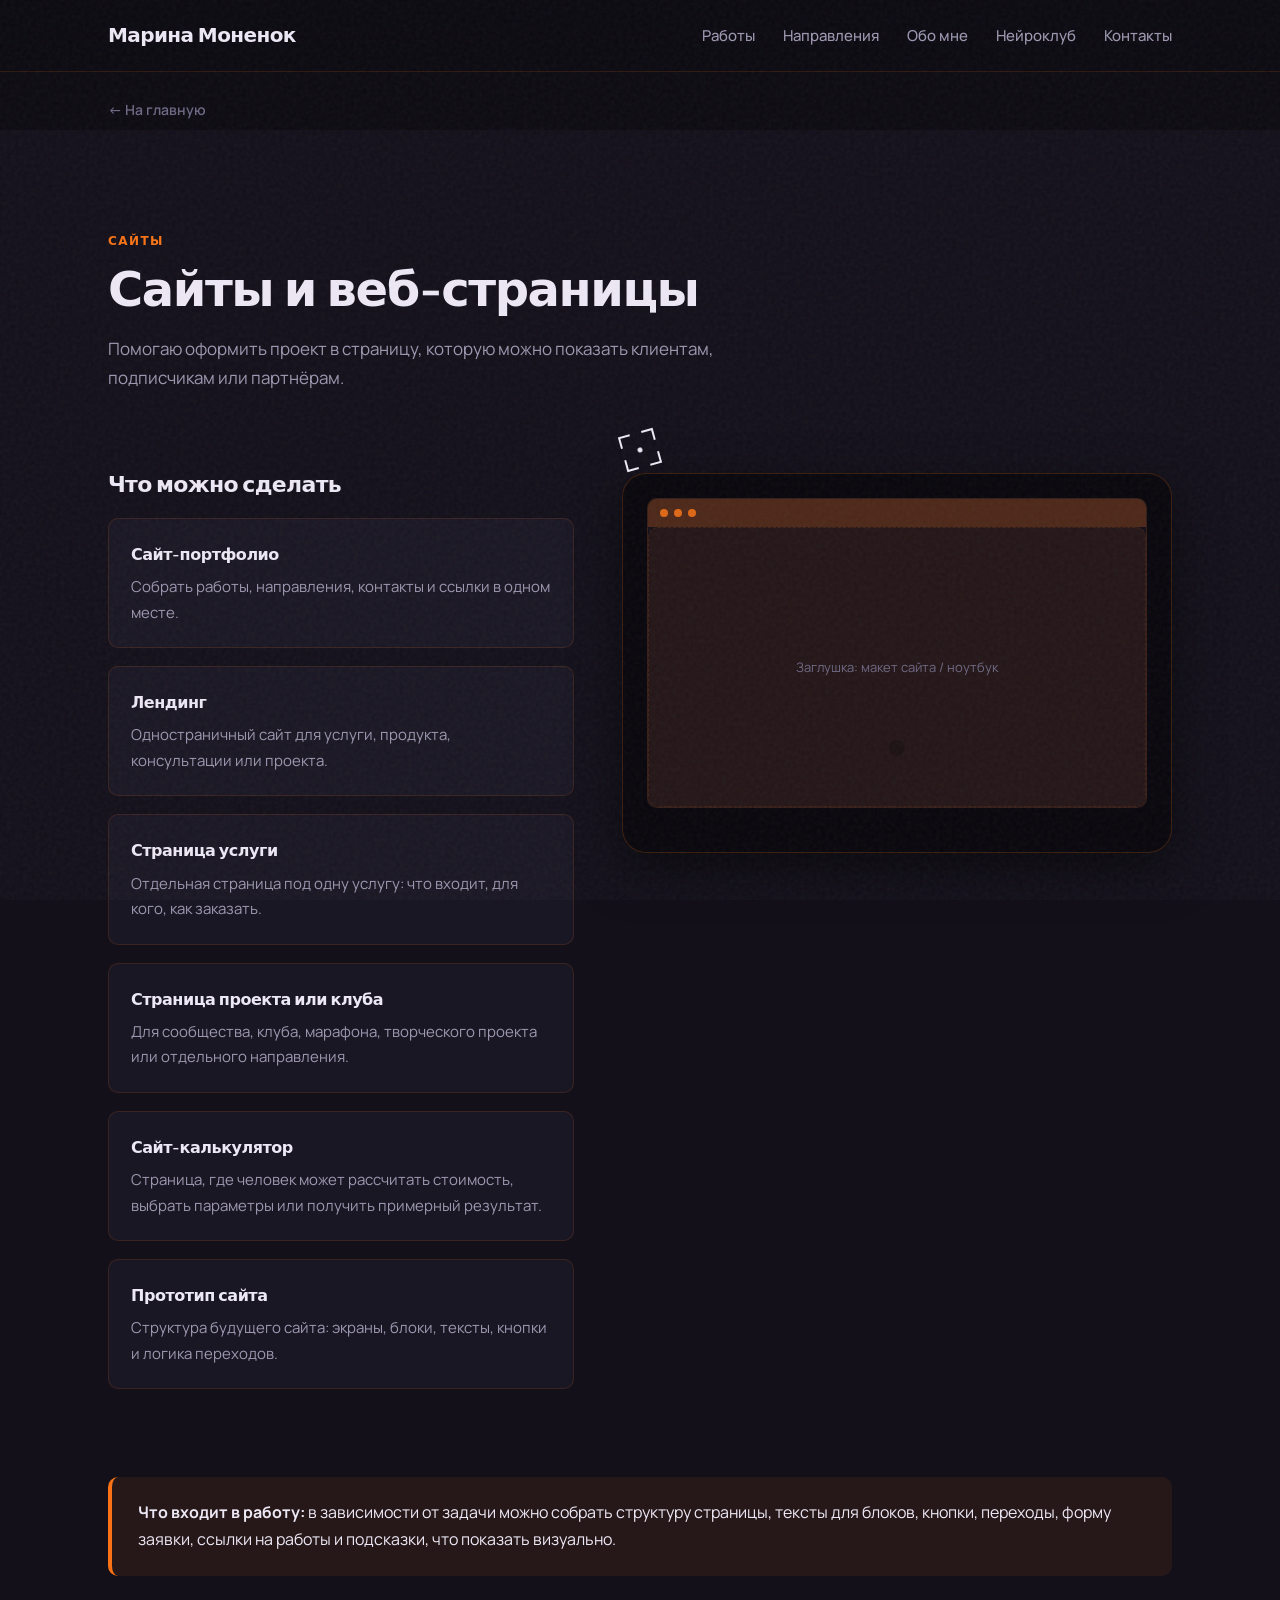
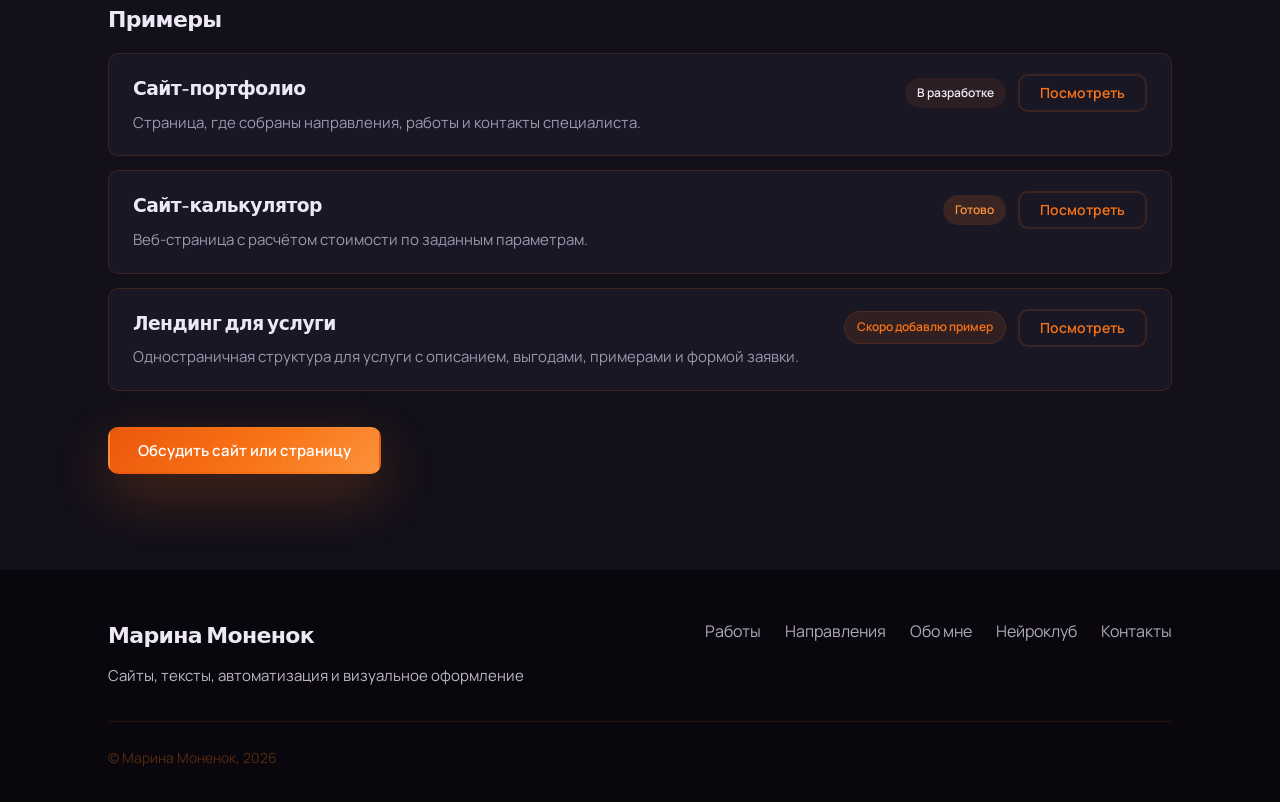
<file: web.html>
﻿<!DOCTYPE html>
<html lang="ru">
<head>
  <meta charset="UTF-8">
  <meta name="viewport" content="width=device-width, initial-scale=1.0">
  <meta name="description" content="Сайты и веб-страницы — Марина Моненок">
  <title>Сайты и веб-страницы — Марина Моненок</title>
  <link rel="preconnect" href="https://fonts.googleapis.com">
  <link rel="preconnect" href="https://fonts.gstatic.com" crossorigin>
  <link href="https://fonts.googleapis.com/css2?family=Syne:wght@500;600;700;800&family=Manrope:wght@400;500;600;700&display=swap" rel="stylesheet">
  <link rel="stylesheet" href="css/styles.css">
</head>
<body data-page="web">

  <div id="site-header"></div>

  <main>
    <div class="page-top container"><a href="index.html" class="back-link">← На главную</a></div>

    <section class="section section--sites">
      <div class="container">
        <header class="section-header page-intro">
          <span class="section-label">Сайты</span>
          <h1 class="section-title">Сайты и веб-страницы</h1>
          <p class="section-subtitle">Помогаю оформить проект в страницу, которую можно показать клиентам, подписчикам или партнёрам.</p>
        </header>

        <div class="sites-layout">
          <div>
            <h2 class="subsection-title">Что можно сделать</h2>
            <div class="feature-grid">
              <div class="feature-item"><h3 class="feature-item__title">Сайт-портфолио</h3><p class="feature-item__text">Собрать работы, направления, контакты и ссылки в одном месте.</p></div>
              <div class="feature-item"><h3 class="feature-item__title">Лендинг</h3><p class="feature-item__text">Одностраничный сайт для услуги, продукта, консультации или проекта.</p></div>
              <div class="feature-item"><h3 class="feature-item__title">Страница услуги</h3><p class="feature-item__text">Отдельная страница под одну услугу: что входит, для кого, как заказать.</p></div>
              <div class="feature-item"><h3 class="feature-item__title">Страница проекта или клуба</h3><p class="feature-item__text">Для сообщества, клуба, марафона, творческого проекта или отдельного направления.</p></div>
              <div class="feature-item"><h3 class="feature-item__title">Сайт-калькулятор</h3><p class="feature-item__text">Страница, где человек может рассчитать стоимость, выбрать параметры или получить примерный результат.</p></div>
              <div class="feature-item"><h3 class="feature-item__title">Прототип сайта</h3><p class="feature-item__text">Структура будущего сайта: экраны, блоки, тексты, кнопки и логика переходов.</p></div>
            </div>
          </div>
          <div class="sites-mockup">
            <svg class="sites-mockup__neuro neuro-lines" aria-hidden="true" viewBox="0 0 200 200"><line x1="0" y1="100" x2="200" y2="100"/><circle cx="100" cy="100" r="3"/></svg>
            <div class="sites-mockup__screen">
              <div class="sites-mockup__bar"><span class="sites-mockup__dot"></span><span class="sites-mockup__dot"></span><span class="sites-mockup__dot"></span></div>
              <div class="sites-mockup__content img-placeholder img-placeholder--wide"><span>Заглушка: макет сайта / ноутбук</span></div>
            </div>
          </div>
        </div>

        <div class="info-box"><p><strong>Что входит в работу:</strong> в зависимости от задачи можно собрать структуру страницы, тексты для блоков, кнопки, переходы, форму заявки, ссылки на работы и подсказки, что показать визуально.</p></div>

        <h2 class="subsection-title">Примеры</h2>
        <div class="examples-list">
          <div class="example-item"><div class="example-item__content"><h3>Сайт-портфолио</h3><p>Страница, где собраны направления, работы и контакты специалиста.</p></div><div class="example-item__actions"><span class="status status--developing">В разработке</span><a href="contacts.html" class="btn btn--outline btn--small">Посмотреть</a></div></div>
          <div class="example-item"><div class="example-item__content"><h3>Сайт-калькулятор</h3><p>Веб-страница с расчётом стоимости по заданным параметрам.</p></div><div class="example-item__actions"><span class="status status--ready">Готово</span><a href="contacts.html" class="btn btn--outline btn--small">Посмотреть</a></div></div>
          <div class="example-item"><div class="example-item__content"><h3>Лендинг для услуги</h3><p>Одностраничная структура для услуги с описанием, выгодами, примерами и формой заявки.</p></div><div class="example-item__actions"><span class="status status--soon">Скоро добавлю пример</span><a href="contacts.html" class="btn btn--outline btn--small">Посмотреть</a></div></div>
        </div>
        <a href="contacts.html" class="btn btn--primary">Обсудить сайт или страницу</a>
      </div>
    </section>
  </main>

  <div id="site-footer"></div>  <script src="js/layout.js"></script>
  <script src="js/animations.js"></script>
</body>
</html>
</file>
<file: css/styles.css>
﻿/* ============================================================
   Марина Моненок — AI Creator Portfolio (2026)
   Dark studio — оранжевый акцент
   ============================================================ */

:root {
  /* Тёмная база */
  --bg-deep: #0D0B12;
  --bg-base: #13101A;
  --bg-surface: #1A1724;
  --bg-elevated: #221F2E;

  --text-primary: #EDE8F5;
  --text-muted: #9D97B0;
  --stone: #6E6884;

  /* Оранж */
  --orange: #F97316;
  --orange-soft: #FB923C;
  --orange-deep: #EA580C;
  --orange-muted: #C2410C;

  /* Алиасы совместимости */
  --milk: var(--bg-base);
  --warm-white: var(--bg-surface);
  --graphite: var(--text-primary);
  --ink: #09070D;

  --accent-tint: rgba(249, 115, 22, 0.14);
  --accent-mist: rgba(249, 115, 22, 0.08);
  --champagne: rgba(249, 115, 22, 0.32);

  --border-light: rgba(249, 115, 22, 0.14);
  --border-strong: rgba(249, 115, 22, 0.35);
  --field-white: #16131F;

  --shadow-soft: 0 16px 48px rgba(0, 0, 0, 0.5);
  --shadow-card: 0 4px 24px rgba(0, 0, 0, 0.35);
  --shadow-lift: 0 20px 56px rgba(249, 115, 22, 0.25);
  --shadow-glow: 0 0 40px rgba(249, 115, 22, 0.22);

  --gradient-cta: linear-gradient(135deg, var(--orange-deep) 0%, var(--orange) 55%, var(--orange-soft) 100%);
  --gradient-cta-hover: linear-gradient(135deg, var(--orange) 0%, var(--orange-soft) 100%);

  --font-heading: 'Syne', system-ui, sans-serif;
  --font-body: 'Manrope', system-ui, sans-serif;

  --radius-sm: 6px;
  --radius-md: 10px;
  --radius-lg: 16px;
  --radius-xl: 24px;

  --header-height: 72px;
  --container-max: 1120px;
  --section-padding: 96px;
}

*, *::before, *::after { box-sizing: border-box; margin: 0; padding: 0; }

html {
  scroll-behavior: smooth;
  scroll-padding-top: calc(var(--header-height) + 16px);
}

body {
  font-family: var(--font-body);
  font-size: 16px;
  line-height: 1.7;
  color: var(--text-primary);
  background: var(--bg-deep);
  -webkit-font-smoothing: antialiased;
}

body.has-target-cursor,
body.has-target-cursor a,
body.has-target-cursor button {
  cursor: none !important;
}

body::before {
  content: '';
  position: fixed;
  inset: 0;
  pointer-events: none;
  z-index: 9999;
  opacity: 0.05;
  background-image: url("data:image/svg+xml,%3Csvg viewBox='0 0 256 256' xmlns='http://www.w3.org/2000/svg'%3E%3Cfilter id='n'%3E%3CfeTurbulence type='fractalNoise' baseFrequency='0.85' numOctaves='4' stitchTiles='stitch'/%3E%3C/filter%3E%3Crect width='100%25' height='100%25' filter='url(%23n)'/%3E%3C/svg%3E");
}

img { max-width: 100%; height: auto; display: block; }
a { color: var(--orange-soft); text-decoration: none; transition: color 0.2s ease; }
a:hover { color: var(--orange-soft); }
ul { list-style: none; }

.container {
  width: 100%;
  max-width: var(--container-max);
  margin: 0 auto;
  padding: 0 28px;
}

@keyframes heroReveal {
  from { opacity: 0; transform: translateY(18px); }
  to { opacity: 1; transform: translateY(0); }
}

@keyframes pulse {
  0%, 100% { opacity: 1; }
  50% { opacity: 0.45; }
}

/* ============================================================
   ТИПОГРАФИКА — Syne для всех заголовков
   ============================================================ */
h1, h2, h3, h4,
.section-title,
.subsection-title,
.hero__headline,
.hero__name,
.direction-card__title,
.portfolio-card__title,
.header__logo,
.footer__brand,
.contact__info h2,
.contact__info h3,
.format-card h3,
.step__title,
.example-item__content h3,
.example-item__content h4 {
  font-family: var(--font-heading);
  font-weight: 700;
  letter-spacing: -0.03em;
}

.section-label {
  display: inline-block;
  font-family: var(--font-heading);
  font-size: 0.75rem;
  font-weight: 700;
  letter-spacing: 0.12em;
  text-transform: uppercase;
  color: var(--orange);
  margin-bottom: 14px;
}

.section-title {
  font-size: clamp(2.125rem, 4.2vw, 3rem);
  line-height: 1.08;
  color: var(--graphite);
  margin-bottom: 18px;
}

.section-subtitle {
  font-size: 1.0625rem;
  color: var(--text-muted);
  max-width: 640px;
  line-height: 1.7;
}

.section-header { margin-bottom: 56px; }
.section-header--center { text-align: center; }
.section-header--center .section-subtitle { margin-left: auto; margin-right: auto; }

.subsection-title {
  font-size: 1.375rem;
  line-height: 1.15;
  margin-bottom: 20px;
  color: var(--graphite);
}

/* ============================================================
   КНОПКИ
   ============================================================ */
.btn {
  display: inline-flex;
  align-items: center;
  justify-content: center;
  gap: 8px;
  padding: 14px 28px;
  font-family: var(--font-body);
  font-size: 0.9375rem;
  font-weight: 600;
  line-height: 1;
  border-radius: var(--radius-md);
  border: 2px solid transparent;
  cursor: pointer;
  transition: all 0.25s ease;
  text-decoration: none;
}

.btn--primary {
  position: relative;
  overflow: hidden;
  background: var(--gradient-cta);
  color: #FFFFFF;
  border-color: transparent;
  box-shadow: var(--shadow-lift);
}
.btn--primary:hover {
  background: var(--gradient-cta-hover);
  border-color: transparent;
  color: #FFFFFF;
  transform: translateY(-2px);
  box-shadow: var(--shadow-lift), var(--shadow-glow);
}

.btn--secondary {
  background: var(--warm-white);
  color: var(--graphite);
  border-color: var(--border-light);
}
.btn--secondary:hover {
  border-color: var(--orange);
  color: var(--orange);
  background: var(--warm-white);
  box-shadow: var(--shadow-card);
}

.btn--gold {
  background: var(--orange-deep);
  color: #FFFFFF;
  border-color: var(--orange-deep);
}
.btn--gold:hover {
  background: var(--orange);
  color: #FFFFFF;
  box-shadow: var(--shadow-glow);
}

.btn--outline {
  background: transparent;
  color: var(--orange);
  border-color: var(--accent-tint);
}
.btn--outline:hover {
  background: var(--orange);
  color: #FFFFFF;
  border-color: var(--orange);
}

.btn--outline-light {
  background: var(--warm-white);
  color: var(--graphite);
  border-color: var(--border-light);
}
.btn--outline-light:hover {
  border-color: var(--orange);
  color: var(--orange);
  background: var(--accent-mist);
  box-shadow: var(--shadow-card);
}

.btn--small { padding: 10px 20px; font-size: 0.875rem; }
.btn-group { display: flex; flex-wrap: wrap; gap: 12px; }

/* ============================================================
   ЗАГЛУШКИ ИЗОБРАЖЕНИЙ (заменить на <img> позже)
   ============================================================ */
.img-placeholder {
  display: flex;
  align-items: center;
  justify-content: center;
  flex-direction: column;
  gap: 10px;
  background: var(--accent-mist);
  border: 1px dashed var(--border-light);
  border-radius: var(--radius-md);
  color: var(--stone);
  font-size: 0.8125rem;
  text-align: center;
  padding: 16px;
}

.img-placeholder svg {
  width: 32px;
  height: 32px;
  opacity: 0.45;
  stroke: var(--orange);
}

.img-placeholder--preview {
  aspect-ratio: 16 / 10;
  width: 100%;
  margin-bottom: 16px;
  background: linear-gradient(135deg, rgba(249, 115, 22, 0.1), rgba(249, 115, 22, 0.08));
}

.img-placeholder--square { aspect-ratio: 1; }
.img-placeholder--portrait { aspect-ratio: 3 / 4; }
.img-placeholder--wide { aspect-ratio: 16 / 9; }

/* ============================================================
   ШАПКА
   ============================================================ */
.header {
  position: fixed;
  top: 0; left: 0; right: 0;
  z-index: 1000;
  height: var(--header-height);
  background: rgba(13, 11, 18, 0.92);
  backdrop-filter: blur(16px);
  border-bottom: 1px solid var(--border-light);
}

.header--scrolled {
  box-shadow: var(--shadow-card);
}

.header__inner {
  display: flex;
  align-items: center;
  justify-content: space-between;
  height: 100%;
}

.header__logo {
  font-size: 1.25rem;
  color: var(--graphite);
}
.header__logo:hover { color: var(--orange); }

.nav { display: flex; align-items: center; gap: 32px; }
.nav__list { display: flex; gap: 28px; }

.nav__link {
  font-size: 0.9375rem;
  font-weight: 500;
  color: var(--text-muted);
  position: relative;
}
.nav__link::after {
  content: '';
  position: absolute;
  bottom: -4px; left: 0;
  width: 0; height: 2px;
  background: var(--gradient-cta);
  transition: width 0.25s ease;
}
.nav__link:hover,
.nav__link--active { color: var(--orange-soft); }
.nav__link:hover::after,
.nav__link--active::after { width: 100%; }

.nav__toggle {
  display: none;
  flex-direction: column;
  gap: 5px;
  background: none;
  border: none;
  cursor: pointer;
  padding: 8px;
}
.nav__toggle span {
  display: block;
  width: 24px; height: 2px;
  background: var(--graphite);
  border-radius: 2px;
  transition: all 0.3s;
}
.nav__toggle--open span:nth-child(1) { transform: rotate(45deg) translate(5px, 5px); }
.nav__toggle--open span:nth-child(2) { opacity: 0; }
.nav__toggle--open span:nth-child(3) { transform: rotate(-45deg) translate(5px, -5px); }

/* ============================================================
   СЕКЦИИ — базовые + фоны по блокам
   ============================================================ */
.section { padding: var(--section-padding) 0; position: relative; }

/* 1. Hero */
.section--hero {
  background: var(--milk);
  padding-top: calc(var(--header-height) + 72px);
  padding-bottom: 104px;
  min-height: 90vh;
  display: flex;
  align-items: center;
  position: relative;
  overflow: hidden;
}

.section--hero::before {
  content: '';
  position: absolute;
  top: -15%;
  right: -8%;
  width: 55%;
  height: 75%;
  background: radial-gradient(ellipse at center, rgba(249, 115, 22, 0.14) 0%, transparent 68%);
  pointer-events: none;
}

.section--hero::after {
  content: '';
  position: absolute;
  bottom: -20%;
  left: -5%;
  width: 45%;
  height: 55%;
  background: radial-gradient(ellipse, rgba(249, 115, 22, 0.12) 0%, transparent 70%);
  pointer-events: none;
}

.section--hero .container {
  position: relative;
  z-index: 1;
}

.hero__content {
  text-align: left;
  justify-self: start;
  width: 100%;
  max-width: 580px;
}

.hero__actions {
  justify-content: flex-start;
}

.hero__content > * {
  animation: heroReveal 0.75s ease backwards;
}
.hero__eyebrow { animation-delay: 0.04s; }
.hero__headline { animation-delay: 0.1s; }
.hero__subtitle { animation-delay: 0.18s; }
.hero__name { animation-delay: 0.24s; }
.hero__tagline { animation-delay: 0.3s; }
.hero__actions { animation-delay: 0.38s; }
.hero__notice { animation-delay: 0.46s; }
.hero__photo-frame { animation: heroReveal 0.85s ease 0.2s backwards; }

.hero__visual {
  position: relative;
  z-index: 1;
}

.hero__grid {
  display: grid;
  grid-template-columns: 1.05fr 0.95fr;
  gap: 56px 72px;
  align-items: center;
}

.hero__eyebrow {
  font-family: var(--font-body);
  font-size: 0.6875rem;
  font-weight: 600;
  letter-spacing: 0.22em;
  text-transform: uppercase;
  color: var(--stone);
  margin-bottom: 20px;
  text-align: left;
}

.hero__eyebrow a {
  color: inherit;
  text-decoration: none;
  transition: color 0.2s ease;
}

.hero__eyebrow a:hover {
  color: var(--orange);
}

.hero__headline {
  font-size: clamp(1.875rem, 3.8vw, 2.875rem);
  line-height: 1.2;
  color: var(--graphite);
  margin-bottom: 22px;
  max-width: 580px;
  width: 100%;
  text-align: left;
}

.hero__headline .text-type {
  display: block;
  width: 100%;
  min-height: 4.8em;
  text-align: left;
}

.text-type {
  text-align: left;
}

.text-type__content {
  display: inline;
  color: inherit;
  font-weight: inherit;
}

.text-type__cursor {
  display: inline;
  margin-left: 1px;
  color: var(--orange);
  font-weight: 400;
  vertical-align: baseline;
  animation: cursorBlink 0.5s ease-in-out infinite;
}

.text-type__cursor--hidden {
  visibility: hidden;
  animation: none;
}

@keyframes cursorBlink {
  0%, 100% { opacity: 1; }
  50% { opacity: 0; }
}

.visually-hidden {
  position: absolute;
  width: 1px;
  height: 1px;
  padding: 0;
  margin: -1px;
  overflow: hidden;
  clip: rect(0, 0, 0, 0);
  white-space: nowrap;
  border: 0;
}

.hero__subtitle {
  font-size: 1.0625rem;
  color: var(--text-muted);
  margin-bottom: 28px;
  max-width: 520px;
  line-height: 1.7;
  text-align: left;
}

.hero__name {
  font-size: clamp(1.5rem, 2.8vw, 2rem);
  line-height: 1.15;
  color: var(--graphite);
  margin-bottom: 10px;
  text-align: left;
}

.hero__tagline {
  font-size: 1.0625rem;
  font-weight: 600;
  color: var(--orange);
  margin-bottom: 32px;
  max-width: 480px;
  line-height: 1.5;
  text-align: left;
}

.hero__notice {
  display: inline-flex;
  align-items: center;
  gap: 10px;
  margin-top: 28px;
  padding: 12px 20px;
  background: var(--accent-mist);
  border: 1px solid var(--border-light);
  border-left: 3px solid var(--orange);
  border-radius: var(--radius-md);
  font-size: 0.875rem;
  font-weight: 600;
  color: var(--graphite);
}
.hero__notice-dot {
  width: 8px; height: 8px;
  background: var(--orange);
  border-radius: 50%;
  box-shadow: 0 0 10px rgba(249, 115, 22, 0.55);
  animation: pulse 2.5s infinite;
}

.hero__badge span:not(:last-child)::after {
  content: '·';
  margin-left: 12px;
  opacity: 0.4;
}

.hero__photo-wrap {
  position: relative;
  max-width: 440px;
  margin: 0 0 0 auto;
}

.hero__photo-frame {
  position: relative;
  border-radius: var(--radius-xl);
  padding: 3px;
  background: var(--gradient-cta);
  box-shadow: var(--shadow-lift), var(--shadow-glow);
  overflow: hidden;
}

.hero__photo-frame::before {
  content: '';
  position: absolute;
  inset: -24px -16px -16px;
  background:
    radial-gradient(ellipse at 30% 20%, rgba(249, 115, 22, 0.2) 0%, transparent 55%),
    radial-gradient(ellipse at 80% 90%, rgba(249, 115, 22, 0.16) 0%, transparent 50%);
  z-index: -1;
  pointer-events: none;
}

.hero__photo-inner {
  position: relative;
  border-radius: calc(var(--radius-xl) - 3px);
  overflow: hidden;
  line-height: 0;
  background: var(--bg-deep);
}

.hero__photo-inner::after {
  content: '';
  position: absolute;
  inset: 0;
  background: linear-gradient(
    180deg,
    transparent 60%,
    rgba(13, 11, 18, 0.28) 100%
  );
  pointer-events: none;
}

.hero__photo {
  width: 100%;
  height: auto;
  display: block;
  object-fit: cover;
  object-position: center top;
}

/* 2. Направления */
.section--directions { background: var(--warm-white); }

.directions-grid {
  display: grid;
  grid-template-columns: repeat(2, 1fr);
  gap: 32px;
}
.directions-grid__wide { grid-column: span 2; }

.direction-card {
  background: var(--milk);
  border: 1px solid var(--border-light);
  border-top: 3px solid var(--orange);
  border-radius: var(--radius-lg);
  padding: 32px;
  display: flex;
  flex-direction: column;
  transition: box-shadow 0.35s ease, transform 0.35s ease, border-color 0.3s ease;
}
.direction-card:nth-child(2) { border-top-color: var(--orange-soft); }
.direction-card:nth-child(3) { border-top-color: var(--orange-deep); }
.direction-card:nth-child(4) { border-top-color: var(--orange-muted); }

.direction-card:hover {
  border-color: rgba(249, 115, 22, 0.35);
  box-shadow: var(--shadow-soft), 0 0 0 1px rgba(249, 115, 22, 0.12);
  transform: translateY(-3px);
}

.direction-card--neuroclub {
  background: linear-gradient(135deg, var(--bg-base) 0%, rgba(249, 115, 22, 0.1) 50%, rgba(249, 115, 22, 0.12) 100%);
  border-top-color: var(--orange);
  border-color: var(--border-light);
}

.direction-card__icon {
  width: 44px; height: 44px;
  background: var(--accent-mist);
  border-radius: var(--radius-md);
  display: flex;
  align-items: center;
  justify-content: center;
  font-size: 1.25rem;
  margin-bottom: 16px;
}
.direction-card--neuroclub .direction-card__icon {
  background: var(--gradient-cta);
  color: #FFFFFF;
}

.direction-card__text {
  font-size: 0.9375rem;
  color: var(--text-muted);
  margin-bottom: 20px;
  flex-grow: 1;
}
.direction-card__title {
  font-size: 1.375rem;
  margin-bottom: 10px;
}

.direction-card__footer {
  display: flex;
  align-items: center;
  justify-content: space-between;
  flex-wrap: wrap;
  gap: 12px;
  padding-top: 16px;
  border-top: 1px solid var(--border-light);
}

/* 3. Портфолио */
.section--portfolio { background: var(--milk); }

.portfolio-filters {
  display: flex;
  flex-wrap: wrap;
  gap: 10px;
  margin-bottom: 48px;
  padding-top: 8px;
}

.filter-btn {
  padding: 11px 20px;
  font-family: var(--font-body);
  font-size: 0.875rem;
  font-weight: 600;
  color: var(--graphite);
  background: var(--warm-white);
  border: 1px solid var(--border-light);
  border-radius: 100px;
  cursor: pointer;
  transition: all 0.25s cubic-bezier(0.4, 0, 0.2, 1);
}
.filter-btn:hover {
  border-color: var(--orange);
  color: var(--orange);
  box-shadow: var(--shadow-card);
}
.filter-btn--active {
  background: var(--gradient-cta);
  color: #FFFFFF;
  border-color: transparent;
  box-shadow: var(--shadow-lift);
  transform: scale(1.03);
}
.filter-btn:active { transform: scale(0.97); }
.filter-btn--active:active { transform: scale(1); }

.portfolio-grid {
  display: grid;
  grid-template-columns: repeat(auto-fill, minmax(320px, 1fr));
  gap: 28px;
}

.portfolio-card {
  background: var(--warm-white);
  border: 1px solid var(--border-light);
  border-radius: var(--radius-lg);
  padding: 0;
  overflow: hidden;
  display: flex;
  flex-direction: column;
  transition: opacity 0.4s ease, transform 0.4s ease, box-shadow 0.35s ease;
}
.portfolio-card--hidden { display: none; }
.portfolio-card--hiding {
  opacity: 0;
  transform: scale(0.96) translateY(8px);
  pointer-events: none;
}

.portfolio-card__preview {
  margin-bottom: 0;
  border-radius: 0;
  border: none;
  border-bottom: 1px solid var(--border-light);
  aspect-ratio: 16 / 9;
  overflow: hidden;
  transition: transform 0.45s cubic-bezier(0.22, 1, 0.36, 1);
}

.portfolio-card__body { padding: 24px; flex-grow: 1; display: flex; flex-direction: column; }

.portfolio-card__title {
  font-size: 1.25rem;
  margin-bottom: 8px;
}

.portfolio-card:hover {
  box-shadow: var(--shadow-soft), 0 10px 36px rgba(0, 0, 0, 0.35);
  transform: translateY(-3px);
}
.portfolio-card:hover .portfolio-card__preview {
  transform: scale(1.03);
}

.portfolio-card__category {
  font-size: 0.75rem;
  font-weight: 700;
  text-transform: uppercase;
  letter-spacing: 0.04em;
  color: var(--orange);
  margin-bottom: 8px;
}
.portfolio-card__desc {
  font-size: 0.9375rem;
  color: var(--text-muted);
  margin-bottom: 12px;
}
.portfolio-card__done {
  font-size: 0.8125rem;
  color: var(--text-muted);
  padding: 12px;
  background: var(--milk);
  border-radius: var(--radius-sm);
  margin-bottom: 16px;
  margin-top: auto;
}
.portfolio-card__done strong { color: var(--graphite); }

.portfolio-card__footer {
  display: flex;
  align-items: center;
  justify-content: space-between;
  flex-wrap: wrap;
  gap: 12px;
  padding: 16px 24px;
  border-top: 1px solid var(--border-light);
  background: var(--warm-white);
}

.portfolio-cta { text-align: center; margin-top: 56px; }

/* 4. Тексты */
.section--texts { background: var(--warm-white); }

.text-flow {
  display: grid;
  grid-template-columns: 1fr auto 1fr auto 1fr;
  align-items: stretch;
  gap: 8px;
  margin-bottom: 40px;
  padding: 28px;
  background: var(--milk);
  border-radius: var(--radius-lg);
  border: 1px solid var(--border-light);
  position: relative;
  z-index: 1;
}
.text-flow__step {
  padding: 20px 18px;
  background: var(--warm-white);
  border-radius: var(--radius-md);
  border: 1px solid var(--border-light);
  text-align: center;
}
.text-flow__dot {
  display: block;
  width: 10px;
  height: 10px;
  margin: 0 auto 12px;
  border-radius: 50%;
  background: var(--orange);
}
.text-flow__dot--purple {
  background: var(--orange-soft);
}
.text-flow__dot--cherry {
  background: var(--orange);
}
.text-flow__title {
  font-size: 1rem;
  font-weight: 700;
  margin-bottom: 8px;
  color: var(--graphite);
}
.text-flow__text {
  font-size: 0.8125rem;
  color: var(--text-muted);
  line-height: 1.55;
}
.text-flow__arrow {
  display: flex;
  align-items: center;
  color: var(--orange);
  font-weight: 700;
  font-size: 1.25rem;
  padding: 0 4px;
}

.feature-item__text { font-size: 0.9375rem; color: var(--text-muted); }

.before-after {
  background: var(--milk);
  border-radius: var(--radius-lg);
  padding: 28px;
  border: 1px solid var(--border-light);
  position: relative;
  z-index: 1;
}
.before-after__label { color: var(--champagne); }
.before-after__label--after { color: var(--orange); }
.before-after__block {
  margin-bottom: 20px;
  padding: 16px;
  background: var(--warm-white);
  border-radius: var(--radius-md);
  border: 1px solid var(--border-light);
}
.before-after__block--after {
  border: 2px solid var(--orange);
  border-top: 3px solid var(--orange);
  box-shadow: var(--shadow-card);
}
.before-after__block--after .before-after__text { color: var(--orange); font-weight: 500; }
.before-after__divider {
  height: 1px;
  background: linear-gradient(90deg, var(--orange-deep), var(--orange));
  margin: 16px 0;
  position: relative;
}
.before-after__divider::after {
  content: '→';
  position: absolute;
  right: 0; top: 50%;
  transform: translateY(-50%);
  background: var(--milk);
  padding-left: 12px;
  color: var(--orange);
  font-weight: 700;
}

/* 5. Сайты */
.section--sites { background: var(--milk); }

.sites-mockup {
  background: var(--ink);
  border: 1px solid rgba(249, 115, 22, 0.2);
  border-radius: var(--radius-xl);
  padding: 24px;
  position: relative;
  min-height: 380px;
  box-shadow: var(--shadow-soft);
}

.sites-mockup__screen {
  background: rgba(26, 23, 36, 0.6);
  border-radius: var(--radius-md);
  border: 1px solid rgba(249, 115, 22, 0.15);
  overflow: hidden;
}

.sites-mockup__bar {
  height: 28px;
  background: rgba(249, 115, 22, 0.25);
  display: flex;
  align-items: center;
  gap: 6px;
  padding: 0 12px;
}
.sites-mockup__dot {
  width: 8px; height: 8px;
  border-radius: 50%;
  background: var(--orange);
  opacity: 0.85;
}

.sites-mockup__neuro { opacity: 0.2; }

/* 6. Автоматизация */
.section--automation {
  background: var(--warm-white);
  color: var(--graphite);
}
.section--automation .section-label { color: var(--orange); }
.section--automation .section-title { color: var(--graphite); }
.section--automation .section-subtitle { color: var(--text-muted); }

.automation-mini-card {
  padding: 18px;
  background: var(--milk);
  border-radius: var(--radius-md);
  border: 1px solid var(--border-light);
  color: var(--graphite);
}
.automation-mini-card__title {
  font-weight: 600;
  font-size: 0.9375rem;
  margin-bottom: 4px;
  color: var(--orange);
}

.automation-showcase {
  background: var(--ink);
  border-radius: var(--radius-lg);
  padding: 24px;
  color: var(--milk);
  min-height: 320px;
  border: 1px solid rgba(234, 88, 12, 0.12);
  box-shadow: var(--shadow-soft);
}
.automation-showcase__header {
  border-bottom-color: rgba(249, 115, 22, 0.25);
}
.automation-showcase__title { color: var(--milk); }

.automation-table-mock th {
  background: rgba(249, 115, 22, 0.28);
  color: var(--text-primary);
}
.automation-table-mock td {
  border-bottom-color: rgba(249, 115, 22, 0.12);
  color: rgba(237, 232, 245, 0.9);
}
.automation-table-mock td:last-child {
  color: var(--orange-soft);
  font-weight: 600;
}

.section--automation .example-item {
  background: var(--warm-white);
  border-color: var(--border-light);
}
.section--automation .info-box {
  background: rgba(234, 88, 12, 0.12);
  border-left-color: var(--orange);
  color: var(--graphite);
}
.section--automation .info-box strong { color: var(--orange); }

.texts-layout {
  display: grid;
  grid-template-columns: 1fr 380px;
  gap: 48px;
  align-items: start;
}

.feature-grid {
  display: grid;
  grid-template-columns: repeat(auto-fill, minmax(260px, 1fr));
  gap: 18px;
  margin-bottom: 40px;
}

.feature-item {
  padding: 22px;
  background: var(--warm-white);
  border-radius: var(--radius-md);
  border: 1px solid var(--border-light);
}
.feature-item__title { font-weight: 600; font-size: 1rem; margin-bottom: 6px; }

.before-after__text { font-size: 0.9375rem; line-height: 1.65; }
.before-after__label {
  font-size: 0.75rem;
  font-weight: 700;
  text-transform: uppercase;
  letter-spacing: 0.06em;
  margin-bottom: 10px;
}

.sites-layout {
  display: grid;
  grid-template-columns: 1fr 1fr;
  gap: 48px;
  align-items: start;
  margin-bottom: 48px;
}

.sites-mockup__content {
  padding: 20px;
  min-height: 280px;
}

.sites-mockup__neuro {
  position: absolute;
  inset: 12px;
  pointer-events: none;
}

.automation-layout {
  display: grid;
  grid-template-columns: 1fr 1.4fr 1fr;
  gap: 24px;
  align-items: start;
  margin-bottom: 48px;
}

.automation-side-cards {
  display: flex;
  flex-direction: column;
  gap: 14px;
}

.automation-mini-card__text { font-size: 0.8125rem; color: var(--text-muted); }

.automation-showcase__header {
  display: flex;
  align-items: center;
  justify-content: space-between;
  margin-bottom: 16px;
  padding-bottom: 12px;
  border-bottom: 2px solid rgba(249, 115, 22, 0.2);
}
.automation-showcase__title { font-weight: 700; font-size: 0.9375rem; }

.automation-table-mock {
  width: 100%;
  border-collapse: collapse;
  font-size: 0.8125rem;
}
.automation-table-mock th,
.automation-table-mock td {
  padding: 10px 12px;
  text-align: left;
}

/* 7. Визуал */
.section--visual { background: var(--milk); }

.visual-gallery {
  display: grid;
  grid-template-columns: repeat(3, 1fr);
  gap: 20px;
  margin-bottom: 48px;
}

.visual-gallery__item {
  background: var(--warm-white);
  border: 1px solid var(--border-light);
  border-radius: var(--radius-lg);
  overflow: hidden;
  transition: transform 0.3s, box-shadow 0.3s;
}
.visual-gallery__item:hover {
  transform: translateY(-3px);
  box-shadow: var(--shadow-soft);
}

/* 8. Нейроклуб */
.section--neuroclub { background: var(--warm-white); }

.neuroclub-banner {
  background: var(--gradient-cta);
  border-radius: var(--radius-lg);
  padding: 28px 32px;
  margin-bottom: 32px;
  color: #FFFFFF;
  box-shadow: var(--shadow-lift);
}
.neuroclub-banner p { color: rgba(255, 251, 244, 0.95); }

.neuroclub-mini {
  background: var(--warm-white);
  border: 1px solid var(--border-light);
  border-radius: var(--radius-md);
  padding: 18px;
  display: flex;
  align-items: center;
  gap: 14px;
}
.neuroclub-mini__icon {
  width: 40px; height: 40px;
  background: rgba(249, 115, 22, 0.18);
  border-radius: var(--radius-sm);
  display: flex;
  align-items: center;
  justify-content: center;
  font-size: 1.125rem;
  flex-shrink: 0;
}
.neuroclub-mini__text { font-size: 0.8125rem; color: var(--text-muted); }

/* 9. Обо мне */
.section--about { background: var(--milk); }

.about-grid {
  display: grid;
  grid-template-columns: 340px 1fr;
  gap: 56px;
  align-items: start;
}

.about__photo-frame {
  background: var(--warm-white);
  border: 1px solid var(--border-light);
  border-radius: var(--radius-xl);
  overflow: hidden;
  margin-bottom: 16px;
}

.about__photo-caption {
  text-align: center;
  font-size: 0.875rem;
  color: var(--text-muted);
  font-style: italic;
}

.about__text p {
  margin-bottom: 16px;
  color: var(--text-muted);
  font-size: 1.0625rem;
}
.about__text > p:first-child {
  color: var(--graphite);
  font-size: 1.125rem;
}

.about__benefits {
  display: grid;
  grid-template-columns: repeat(2, 1fr);
  gap: 16px;
  margin: 28px 0;
}
.about__benefit {
  padding: 20px;
  background: var(--warm-white);
  border-radius: var(--radius-md);
  border: 1px solid var(--border-light);
  border-left: 3px solid var(--orange);
}
.about__benefit h3,
.about__benefit h4 {
  font-size: 0.9375rem;
  font-weight: 600;
  margin-bottom: 6px;
  color: var(--orange);
}

/* 10. Как работать */
.section--work {
  background: var(--warm-white);
  position: relative;
}

.format-card--accent {
  border-color: var(--orange);
  background: linear-gradient(160deg, rgba(234, 88, 12, 0.12), var(--warm-white));
}

.formats-grid {
  display: grid;
  grid-template-columns: repeat(auto-fill, minmax(280px, 1fr));
  gap: 24px;
  margin-bottom: 48px;
}

.format-card {
  background: var(--milk);
  border: 1px solid var(--border-light);
  border-radius: var(--radius-lg);
  padding: 28px;
  display: flex;
  flex-direction: column;
  box-shadow:
    0 8px 32px rgba(249, 115, 22, 0.15),
    0 2px 8px rgba(0, 0, 0, 0.25);
  position: relative;
  z-index: 1;
}

.format-card::after {
  content: '';
  position: absolute;
  inset: 0;
  border-radius: inherit;
  background: linear-gradient(160deg, rgba(234, 88, 12, 0.12) 0%, transparent 50%);
  pointer-events: none;
}

.steps {
  display: grid;
  grid-template-columns: repeat(4, 1fr);
  gap: 0;
  margin: 48px 0;
  position: relative;
}

.step {
  text-align: center;
  padding: 0 12px;
  position: relative;
  z-index: 1;
}
.step__title { font-weight: 600; font-size: 0.9375rem; margin-bottom: 8px; }

.section--contacts { background: var(--milk); }

.contact-grid {
  display: grid;
  grid-template-columns: 1fr 1fr;
  gap: 64px;
  align-items: start;
}

.contact__info h2,
.contact__info h3 {
  font-size: 1.625rem;
  margin-bottom: 16px;
  color: var(--graphite);
}
.contact__info p { color: var(--text-muted); margin-bottom: 16px; }
.contact__examples {
  list-style: disc;
  padding-left: 20px;
  color: var(--text-muted);
  font-size: 0.9375rem;
}
.contact__examples li { margin-bottom: 8px; }

.form { display: flex; flex-direction: column; gap: 22px; }
.form__group { display: flex; flex-direction: column; gap: 6px; }
.form__label { font-size: 0.9375rem; font-weight: 600; color: var(--graphite); }
.form__input,
.form__textarea {
  padding: 14px 16px;
  font-family: var(--font-body);
  font-size: 0.9375rem;
  color: var(--graphite);
  background: var(--field-white);
  border: 1px solid var(--border-light);
  border-radius: var(--radius-md);
  transition: border-color 0.2s, box-shadow 0.2s;
  width: 100%;
}
.form__textarea { min-height: 120px; resize: vertical; }
.form__hint { font-size: 0.8125rem; color: var(--text-muted); }
.form__success--visible { display: block; }

.neuroclub-layout {
  display: grid;
  grid-template-columns: 1fr 340px;
  gap: 48px;
  align-items: start;
}
.neuroclub-side-cards {
  display: grid;
  gap: 14px;
  position: sticky;
  top: calc(var(--header-height) + 24px);
}
.neuroclub-mini__title { font-weight: 600; font-size: 0.9375rem; }

.visual-gallery__item:first-child { grid-row: span 2; }
.visual-gallery__caption {
  padding: 14px 16px;
  font-size: 0.875rem;
  font-weight: 600;
  color: var(--graphite);
  border-top: 1px solid var(--border-light);
}

.status {
  display: inline-flex;
  align-items: center;
  padding: 5px 12px;
  border-radius: 100px;
  font-size: 0.75rem;
  font-weight: 600;
}

.examples-list { display: grid; gap: 14px; margin-bottom: 36px; }
.example-item {
  display: flex;
  align-items: flex-start;
  justify-content: space-between;
  gap: 20px;
  padding: 20px 24px;
  background: var(--warm-white);
  border-radius: var(--radius-md);
  border: 1px solid var(--border-light);
  flex-wrap: wrap;
}
.example-item__content h3,
.example-item__content h4 { font-weight: 600; margin-bottom: 4px; }
.example-item__actions {
  display: flex;
  align-items: center;
  gap: 12px;
  flex-shrink: 0;
}

.section-note { margin-top: 20px; font-size: 0.9375rem; color: var(--text-muted); }

.footer__brand {
  font-size: 1.375rem;
  margin-bottom: 8px;
}
.footer__tagline { font-size: 0.9375rem; }
.footer__grid {
  display: grid;
  grid-template-columns: 1fr auto;
  gap: 40px;
  align-items: start;
  margin-bottom: 32px;
}
.footer__nav { display: flex; gap: 24px; flex-wrap: wrap; }
.footer__bottom {
  padding-top: 24px;
  border-top: 1px solid rgba(249, 115, 22, 0.12);
  font-size: 0.875rem;
}

.steps::before {
  content: '';
  position: absolute;
  top: 28px;
  left: 12%;
  right: 12%;
  height: 1px;
  background: var(--champagne);
  z-index: 0;
}

.step__number {
  width: 56px; height: 56px;
  background: var(--milk);
  border: 2px solid var(--champagne);
  color: var(--graphite);
  border-radius: 50%;
  display: flex;
  align-items: center;
  justify-content: center;
  font-weight: 700;
  font-size: 1.125rem;
  margin: 0 auto 20px;
}
.step--accent .step__number {
  background: var(--gradient-cta);
  border-color: transparent;
  color: #FFFFFF;
  box-shadow: var(--shadow-lift);
}
.step__text { font-size: 0.875rem; color: var(--text-muted); }

.info-box--dark {
  background: var(--bg-elevated);
  border-left-color: var(--orange);
  color: var(--text-primary);
}
.info-box--dark p { color: rgba(237, 232, 245, 0.92); }

.contact__form-wrap {
  background: var(--warm-white);
  border: 1px solid var(--border-light);
  border-radius: var(--radius-xl);
  padding: 36px;
  box-shadow: var(--shadow-soft);
  margin-bottom: 48px;
}

.form__input:focus,
.form__textarea:focus {
  outline: none;
  border-color: var(--orange);
  box-shadow: 0 0 0 3px rgba(249, 115, 22, 0.18);
}

.form__success {
  display: none;
  padding: 32px;
  background: rgba(249, 115, 22, 0.15);
  border-radius: var(--radius-md);
  color: var(--orange-soft);
  font-weight: 600;
  text-align: center;
  font-size: 1.0625rem;
}

.status--ready { background: rgba(249, 115, 22, 0.15); color: var(--orange-soft); }
.status--testing { background: rgba(249, 115, 22, 0.15); color: var(--orange); }
.status--soon { background: rgba(249, 115, 22, 0.1); color: var(--orange); border: 1px solid var(--border-light); }
.status--developing { background: var(--accent-mist); color: var(--graphite); }

.info-box {
  padding: 22px 26px;
  background: var(--accent-mist);
  border-radius: var(--radius-md);
  border-left: 4px solid var(--orange);
  margin: 32px 0;
}
.info-box--neutral {
  background: rgba(249, 115, 22, 0.1);
  border-left-color: var(--orange);
}

.example-item__content p { font-size: 0.9375rem; color: var(--text-muted); }

.footer {
  background: var(--ink);
  color: rgba(237, 232, 245, 0.78);
  padding: 48px 0 32px;
}

.footer__brand { color: var(--text-primary); }
.footer__nav a { color: rgba(237, 232, 245, 0.72); }
.footer__nav a:hover { color: var(--orange-soft); }
.footer__bottom { color: var(--champagne); }

.home-neuroclub-teaser {
  background: linear-gradient(135deg, var(--bg-surface) 0%, rgba(249, 115, 22, 0.12) 50%, rgba(249, 115, 22, 0.14) 100%);
  border-radius: var(--radius-lg);
  padding: 40px;
  text-align: center;
  border: 1px solid var(--border-light);
  box-shadow: var(--shadow-card);
  position: relative;
  z-index: 2;
}
.home-neuroclub-teaser .section-subtitle {
  margin: 0 auto 24px;
}

/* ============================================================
   АДАПТИВ
   ============================================================ */
@media (max-width: 1024px) {
  .hero__grid { grid-template-columns: 1fr; }
  .hero__content {
    max-width: none;
    text-align: left;
    justify-self: stretch;
  }
  .hero__visual {
    margin-top: 40px;
  }
  .hero__photo-wrap {
    max-width: 360px;
    margin: 0 auto;
  }
  .texts-layout { grid-template-columns: 1fr; }
  .text-flow {
    grid-template-columns: 1fr;
    gap: 12px;
  }
  .text-flow__arrow {
    justify-content: center;
    transform: rotate(90deg);
    padding: 4px 0;
  }
  .sites-layout { grid-template-columns: 1fr; }
  .automation-layout { grid-template-columns: 1fr; }
  .automation-side-cards { display: grid; grid-template-columns: repeat(2, 1fr); }
  .visual-gallery { grid-template-columns: repeat(2, 1fr); }
  .visual-gallery__item:first-child { grid-row: span 1; }
  .neuroclub-layout { grid-template-columns: 1fr; }
  .neuroclub-side-cards { position: static; grid-template-columns: repeat(2, 1fr); }
  .about-grid { grid-template-columns: 1fr; }
  .about__photo-col { max-width: 340px; margin: 0 auto; }
  .steps { grid-template-columns: repeat(2, 1fr); gap: 32px; }
  .steps::before { display: none; }
  .contact-grid { grid-template-columns: 1fr; }
}

@media (max-width: 768px) {
  :root { --section-padding: 56px; --header-height: 64px; }

  .section--hero {
    min-height: auto;
    padding-top: calc(var(--header-height) + 20px);
    padding-bottom: 48px;
    align-items: flex-start;
  }

  .hero__grid {
    display: flex;
    flex-direction: column;
  }

  .hero__content {
    display: contents;
  }

  .hero__name {
    order: 1;
    margin-bottom: 6px;
  }

  .hero__eyebrow {
    order: 2;
    margin-bottom: 14px;
  }

  .hero__headline { order: 3; }
  .hero__subtitle { order: 4; }
  .hero__tagline {
    order: 5;
    margin-bottom: 0;
  }

  .hero__visual {
    order: 6;
    margin-top: 24px;
    margin-bottom: 4px;
  }

  .hero__actions { order: 7; }
  .hero__notice { order: 8; }

  .nav__toggle { display: flex; }
  .nav__list {
    position: fixed;
    top: var(--header-height);
    left: 0; right: 0;
    background: var(--milk);
    flex-direction: column;
    padding: 24px;
    gap: 0;
    border-bottom: 1px solid var(--border-light);
    transform: translateY(-120%);
    opacity: 0;
    visibility: hidden;
    transition: all 0.3s;
    box-shadow: 0 8px 24px rgba(0, 0, 0, 0.45);
  }
  .nav__list--open { transform: translateY(0); opacity: 1; visibility: visible; }
  .nav__list li { border-bottom: 1px solid var(--border-light); }
  .nav__link { display: block; padding: 16px 0; font-size: 1rem; }

  .directions-grid { grid-template-columns: 1fr; }
  .directions-grid__wide { grid-column: span 1; }
  .about__benefits { grid-template-columns: 1fr; }
  .steps { grid-template-columns: 1fr; }
  .automation-side-cards { grid-template-columns: 1fr; }
  .visual-gallery { grid-template-columns: 1fr; }
  .neuroclub-side-cards { grid-template-columns: 1fr; }
  .footer__grid { grid-template-columns: 1fr; text-align: center; }
  .footer__nav { justify-content: center; }
  .example-item { flex-direction: column; }
  .example-item__actions { width: 100%; justify-content: space-between; }
  .portfolio-grid { grid-template-columns: 1fr; }
}

@media (max-width: 480px) {
  .section--hero {
    padding-top: calc(var(--header-height) + 16px);
    padding-bottom: 40px;
  }
  .btn-group { flex-direction: column; }
  .btn-group .btn { width: 100%; }
  .hero__photo-wrap { max-width: 280px; }
  .hero__visual { margin-top: 24px; }
  .contact__form-wrap { padding: 24px; }
}

/* ============================================================
   МНОГОСТРАНИЧНАЯ СТРУКТУРА
   ============================================================ */
.page-top {
  padding-top: calc(var(--header-height) + 24px);
}

.back-link {
  display: inline-flex;
  align-items: center;
  gap: 6px;
  font-size: 0.875rem;
  font-weight: 600;
  color: var(--stone);
  margin-bottom: 8px;
}
.back-link:hover { color: var(--orange); }

.page-intro {
  padding-bottom: 24px;
}

.section--preview {
  padding: 64px 0;
}

.preview-more {
  text-align: center;
  margin-top: 40px;
}

.home-contacts-teaser {
  text-align: center;
  max-width: 520px;
  margin: 0 auto;
}
.home-contacts-teaser p {
  color: var(--text-muted);
  margin-bottom: 24px;
  font-size: 1.0625rem;
}

.directions-grid--home {
  gap: 24px;
}

.about-preview {
  display: grid;
  grid-template-columns: 200px 1fr;
  gap: 32px;
  align-items: center;
}
.about-preview__photo .img-placeholder {
  aspect-ratio: 3/4;
  min-height: 200px;
}
@media (max-width: 768px) {
  .about-preview { grid-template-columns: 1fr; text-align: center; }
  .about-preview__photo { max-width: 200px; margin: 0 auto; }
}

/* ============================================================
   АНИМАЦИИ
   ============================================================ */
@keyframes heroGlow {
  0%, 100% { opacity: 0.55; transform: scale(1); }
  50% { opacity: 1; transform: scale(1.06); }
}

@keyframes btnShimmer {
  from { transform: translateX(-120%); }
  to { transform: translateX(220%); }
}

body.page-enter {
  opacity: 0;
}

body.page-enter--done {
  opacity: 1;
  transition: opacity 0.35s ease;
}

.reveal {
  opacity: 0;
  transform: translateY(28px);
  transition:
    opacity 0.65s cubic-bezier(0.22, 1, 0.36, 1) var(--reveal-delay, 0s),
    transform 0.65s cubic-bezier(0.22, 1, 0.36, 1) var(--reveal-delay, 0s);
}

.reveal--visible {
  opacity: 1;
  transform: translateY(0);
}

.hero__photo-frame--glow::before {
  animation: heroGlow 5s ease-in-out infinite;
}

.btn--primary::after {
  content: '';
  position: absolute;
  inset: 0;
  background: linear-gradient(
    105deg,
    transparent 35%,
    rgba(255, 255, 255, 0.18) 50%,
    transparent 65%
  );
  transform: translateX(-120%);
  pointer-events: none;
}

.btn--primary:hover::after {
  animation: btnShimmer 0.65s ease;
}

@media (prefers-reduced-motion: reduce) {
  html { scroll-behavior: auto; }

  body.page-enter,
  body.page-enter--done {
    opacity: 1;
    transition: none;
  }

  .reveal {
    opacity: 1;
    transform: none;
    transition: none;
  }

  .hero__content > *,
  .hero__photo-frame {
    animation: none;
  }

  .hero__photo-frame--glow::before {
    animation: none;
  }

  .hero__notice-dot {
    animation: none;
  }

  .btn--primary::after {
    display: none;
  }

  .portfolio-card,
  .portfolio-card--hiding,
  .direction-card,
  .filter-btn {
    transition: none;
    transform: none;
  }

  .portfolio-card:hover .portfolio-card__preview {
    transform: none;
  }
}
</file>
<file: css/reviews.css>
/* ============================================================
   ОТЗЫВЫ — интерактивная стопка карточек
   ============================================================ */

.section--reviews {
  background: var(--bg-base);
  overflow: clip;
}

.section--reviews .section-header {
  margin-bottom: 40px;
}

.reviews-carousel {
  display: flex;
  flex-direction: column;
  align-items: center;
  gap: 28px;
  padding-bottom: 16px;
}

.reviews-stack {
  position: relative;
  width: min(100%, 380px);
  height: min(460px, 78vw);
  min-height: 320px;
}

.review-card {
  position: absolute;
  inset: 0;
  display: flex;
  flex-direction: column;
  justify-content: space-between;
  gap: 28px;
  padding: 32px 28px;
  border-radius: var(--radius-xl);
  border: 1px solid var(--border-light);
  background: rgba(26, 23, 36, 0.92);
  backdrop-filter: blur(12px);
  box-shadow: var(--shadow-soft);
  will-change: transform, opacity;
  backface-visibility: hidden;
  text-align: left;
  cursor: pointer;
  transition:
    transform 0.45s cubic-bezier(0.22, 1, 0.36, 1),
    opacity 0.35s ease;
  transform-origin: center top;
}

.review-card--no-transition {
  transition: none !important;
}

.review-card[data-stack-pos='0'] {
  transform: translateY(0) scale(1);
  opacity: 1;
}

.review-card[data-stack-pos='1'] {
  transform: translateY(14px) scale(0.97);
  opacity: 0.9;
}

.review-card[data-stack-pos='2'] {
  transform: translateY(28px) scale(0.94);
  opacity: 0.78;
}

.review-card[data-stack-pos='3'],
.review-card[data-stack-pos='4'] {
  transform: translateY(40px) scale(0.91);
  opacity: 0;
  pointer-events: none;
}

.review-card--exit {
  transition:
    transform 0.55s cubic-bezier(0.4, 0, 0.2, 1),
    opacity 0.45s ease !important;
  transform: translateY(-115%) scale(0.95) rotate(-5deg) !important;
  opacity: 0 !important;
  z-index: 999 !important;
  pointer-events: none !important;
}

.review-card--exit-left {
  transition:
    transform 0.55s cubic-bezier(0.4, 0, 0.2, 1),
    opacity 0.45s ease !important;
  transform: translateY(-115%) scale(0.95) rotate(5deg) !important;
  opacity: 0 !important;
  z-index: 999 !important;
  pointer-events: none !important;
}

.review-card__body {
  display: flex;
  flex-direction: column;
  gap: 20px;
}

.review-stars {
  display: flex;
  gap: 4px;
}

.review-stars__icon {
  font-size: 1.125rem;
  line-height: 1;
}

.review-stars__icon--full,
.review-stars__icon--half {
  color: var(--orange);
}

.review-stars__icon--empty {
  color: rgba(249, 115, 22, 0.22);
}

.review-stars__icon--half {
  position: relative;
}

.review-card__quote {
  font-size: 1.0625rem;
  line-height: 1.65;
  color: var(--text-primary);
  font-style: normal;
  margin: 0;
}

.review-card__author {
  display: flex;
  align-items: center;
  gap: 14px;
}

.review-card__avatar {
  width: 48px;
  height: 48px;
  border-radius: 50%;
  display: flex;
  align-items: center;
  justify-content: center;
  font-family: var(--font-heading);
  font-size: 0.875rem;
  font-weight: 700;
  color: var(--orange);
  background: var(--accent-mist);
  border: 1px solid var(--border-light);
  flex-shrink: 0;
}

.review-card__name {
  display: block;
  font-family: var(--font-heading);
  font-size: 1.0625rem;
  font-weight: 700;
  font-style: normal;
  color: var(--text-primary);
  margin-bottom: 2px;
}

.review-card__role {
  font-size: 0.875rem;
  color: var(--text-muted);
  margin: 0;
}

/* Навигация */
.reviews-nav {
  display: flex;
  align-items: center;
  justify-content: center;
  gap: 20px;
}

.reviews-nav__btn {
  display: flex;
  align-items: center;
  justify-content: center;
  width: 44px;
  height: 44px;
  border-radius: 50%;
  border: 1px solid var(--border-light);
  background: rgba(26, 23, 36, 0.6);
  color: var(--text-primary);
  font-size: 1.25rem;
  line-height: 1;
  cursor: pointer;
  transition:
    border-color 0.2s ease,
    background 0.2s ease,
    color 0.2s ease,
    transform 0.2s ease;
}

.reviews-nav__btn:hover {
  border-color: var(--orange);
  color: var(--orange);
  background: rgba(249, 115, 22, 0.08);
}

.reviews-nav__btn:active {
  transform: scale(0.94);
}

.reviews-dots {
  display: flex;
  align-items: center;
  gap: 10px;
}

.reviews-dot {
  width: 8px;
  height: 8px;
  padding: 0;
  border: none;
  border-radius: 50%;
  background: rgba(237, 232, 245, 0.22);
  cursor: pointer;
  transition:
    background 0.25s ease,
    transform 0.25s ease;
}

.reviews-dot:hover {
  background: rgba(249, 115, 22, 0.45);
}

.reviews-dot--active {
  background: var(--orange);
  transform: scale(1.25);
}

.reviews-hint {
  font-size: 0.8125rem;
  color: var(--text-muted);
  text-align: center;
  margin: 0;
}

@media (max-width: 768px) {
  .reviews-stack {
    width: 100%;
    max-width: 520px;
    height: auto;
    min-height: 340px;
  }

  .review-card {
    padding: 24px 22px;
    gap: 22px;
  }

  .review-card__quote {
    font-size: 1rem;
  }

  .reviews-hint {
    padding: 0 12px;
  }
}

@media (prefers-reduced-motion: reduce) {
  .review-card,
  .review-card--exit,
  .review-card--exit-left {
    transition: none !important;
  }
}
</file>
